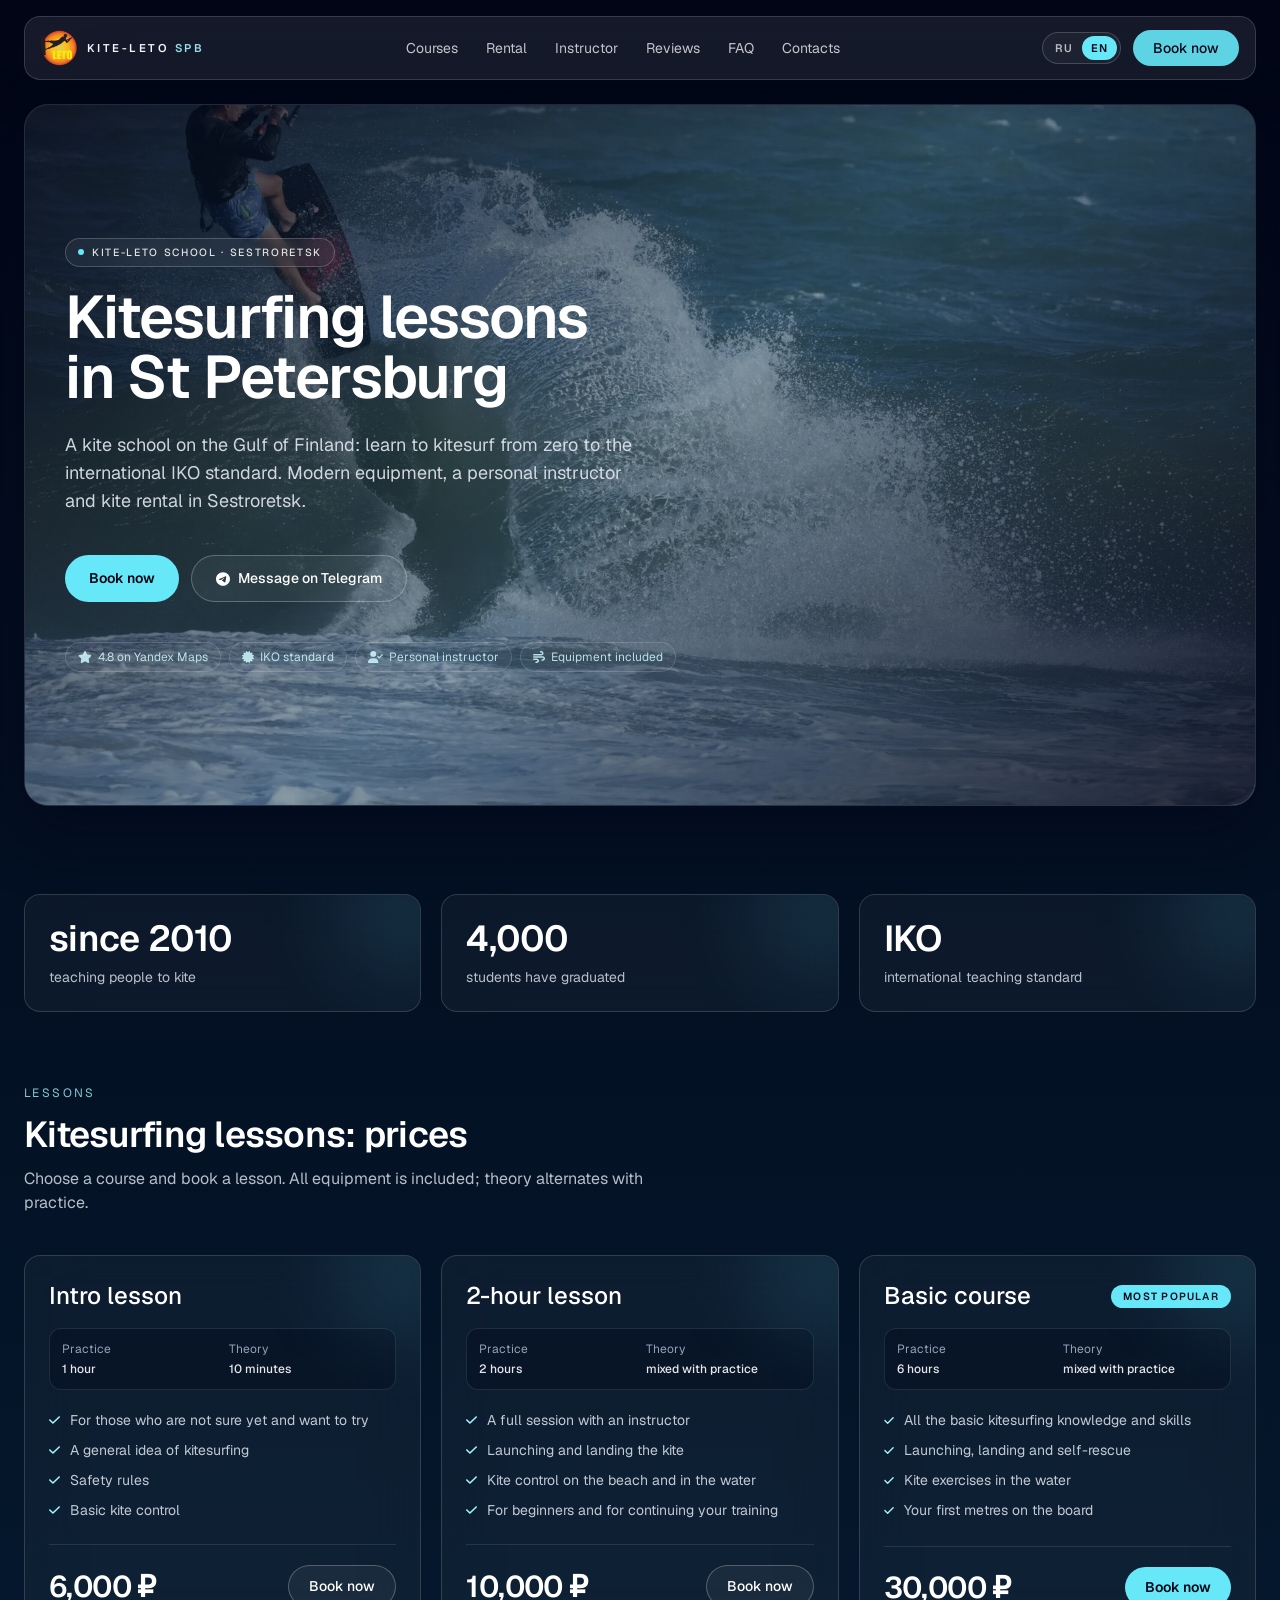
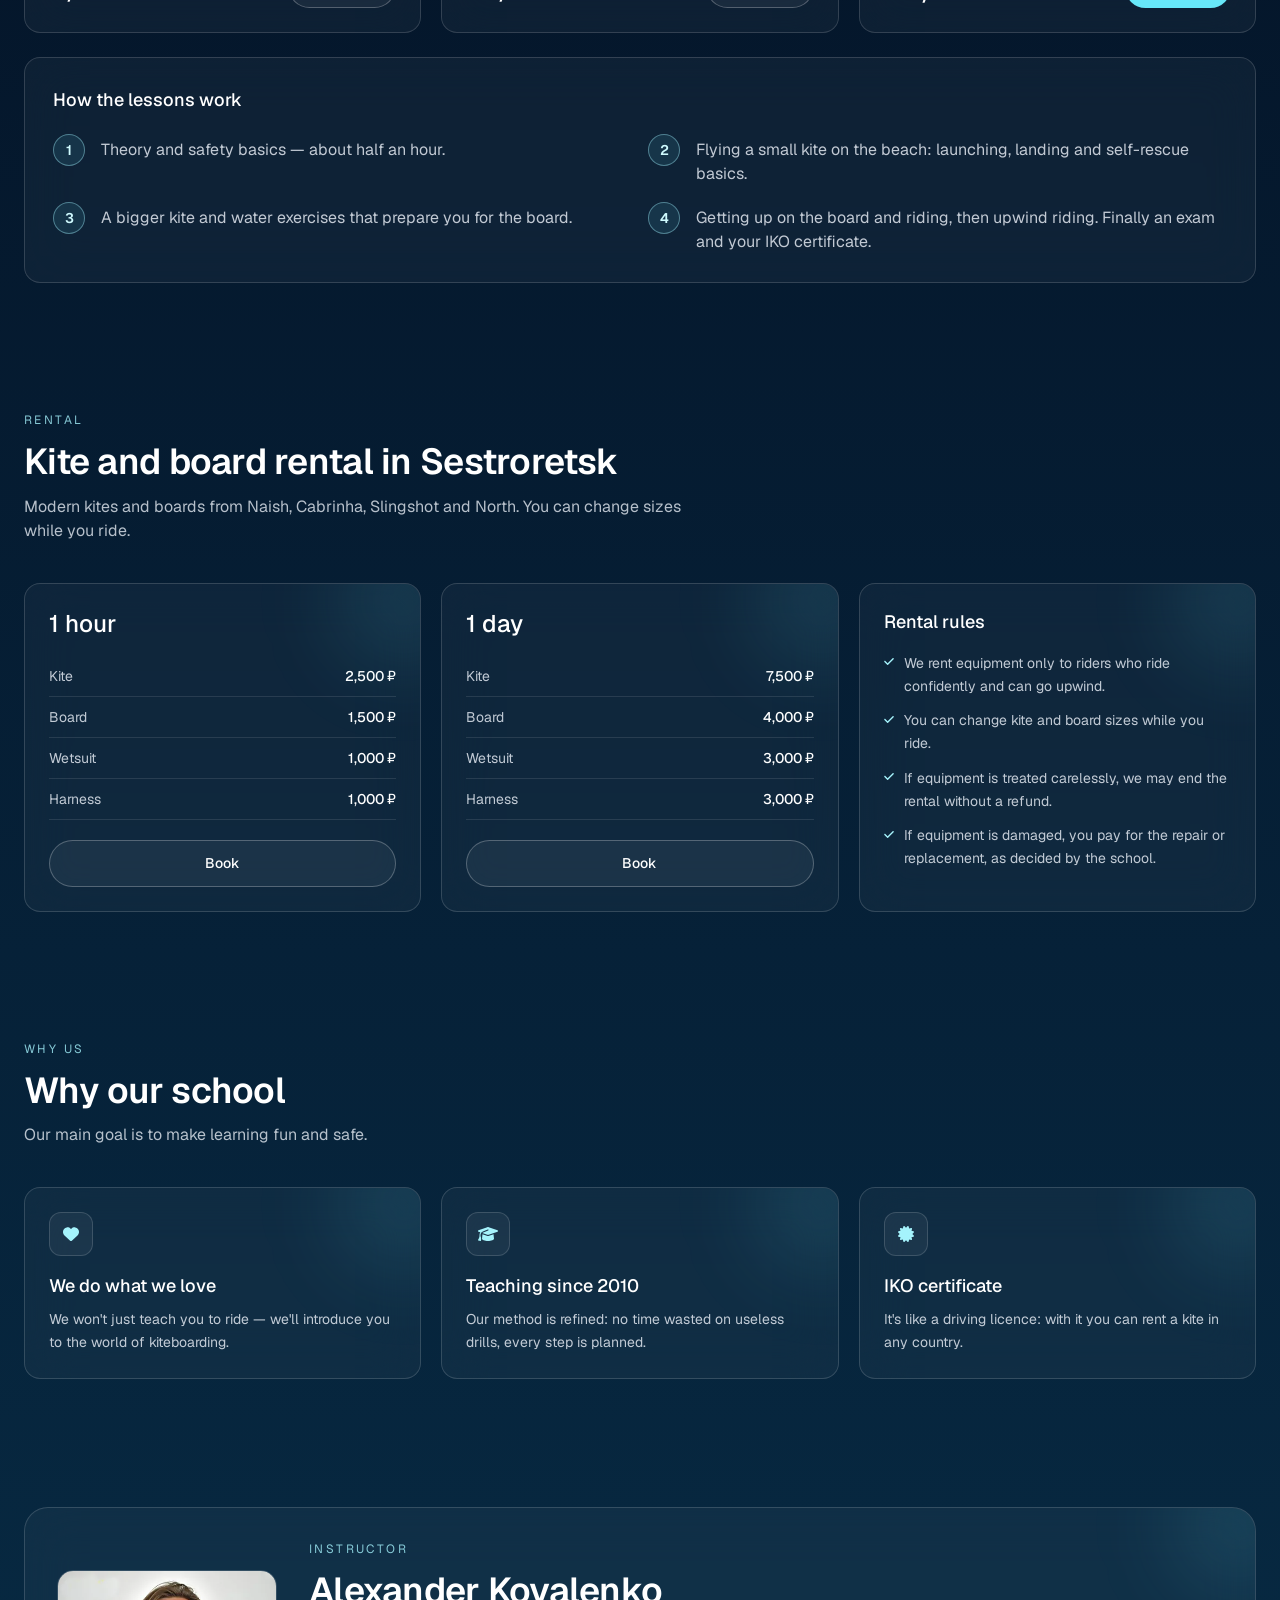
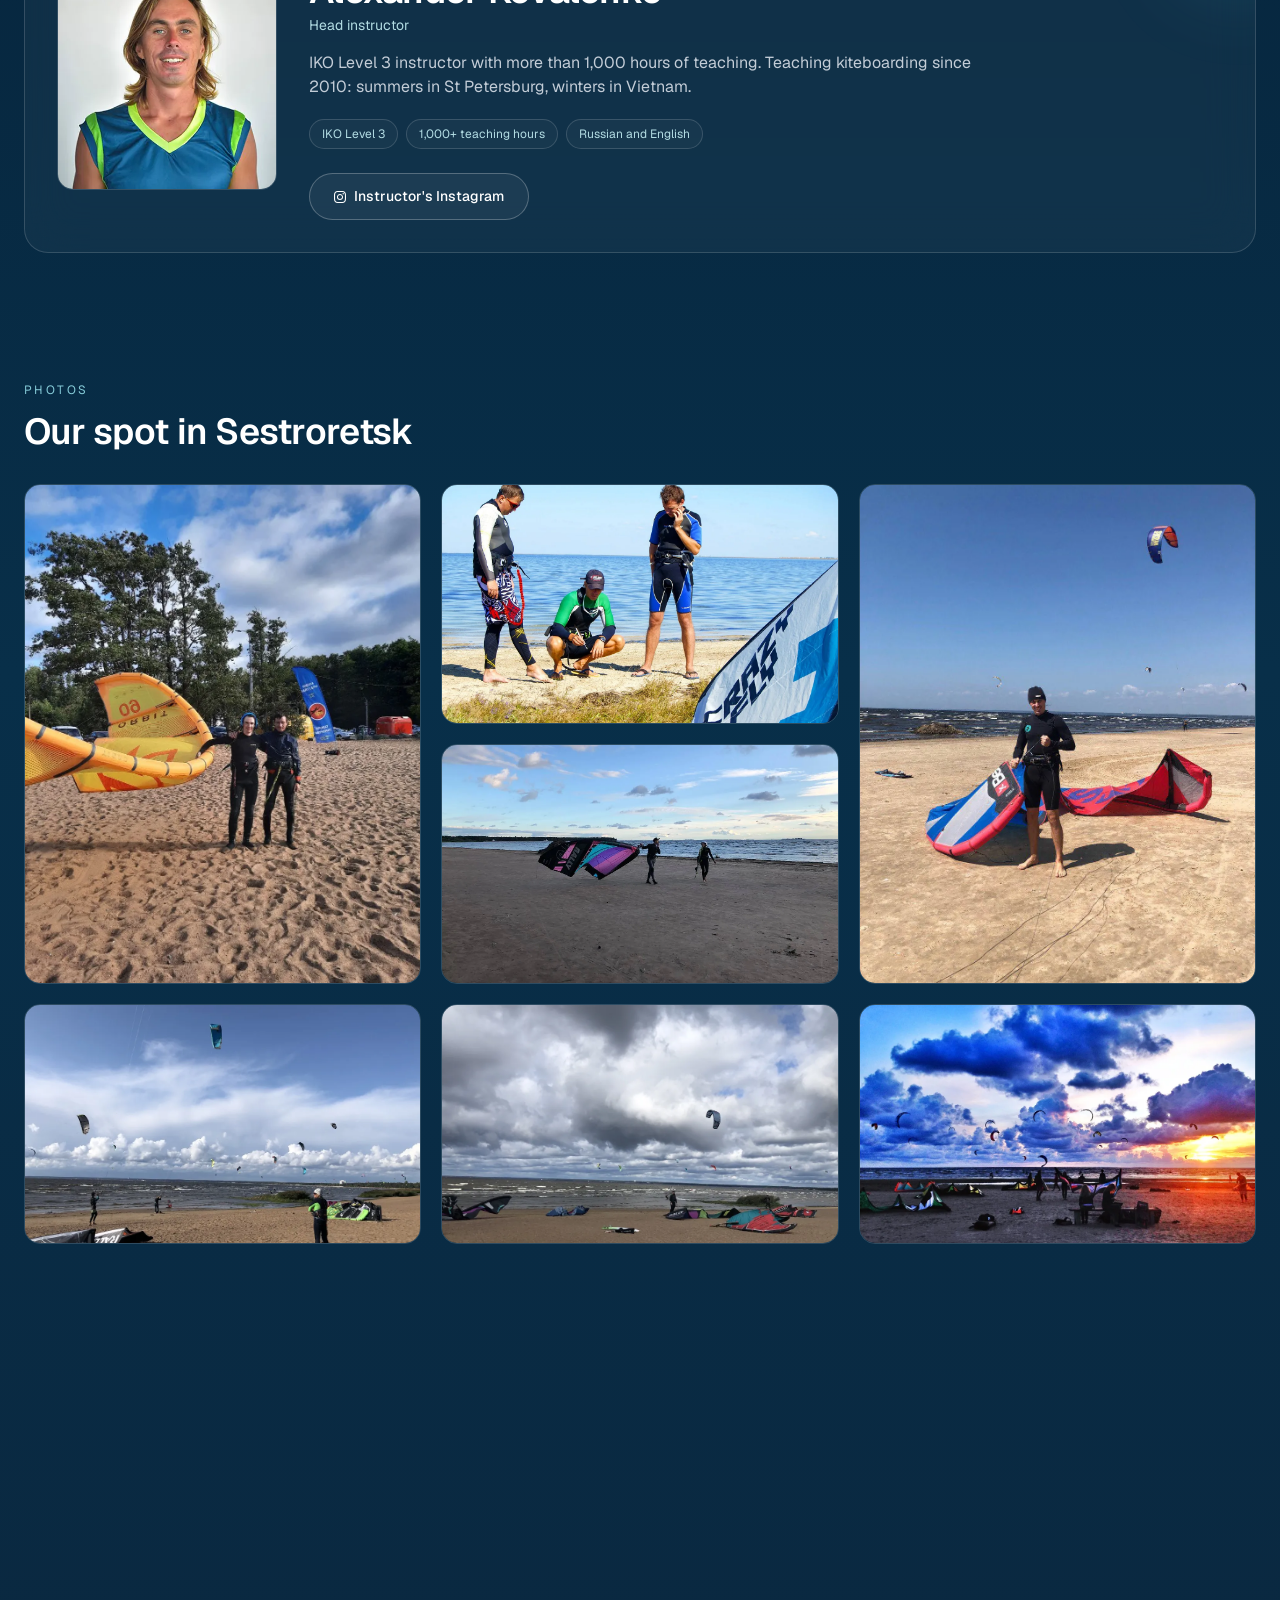
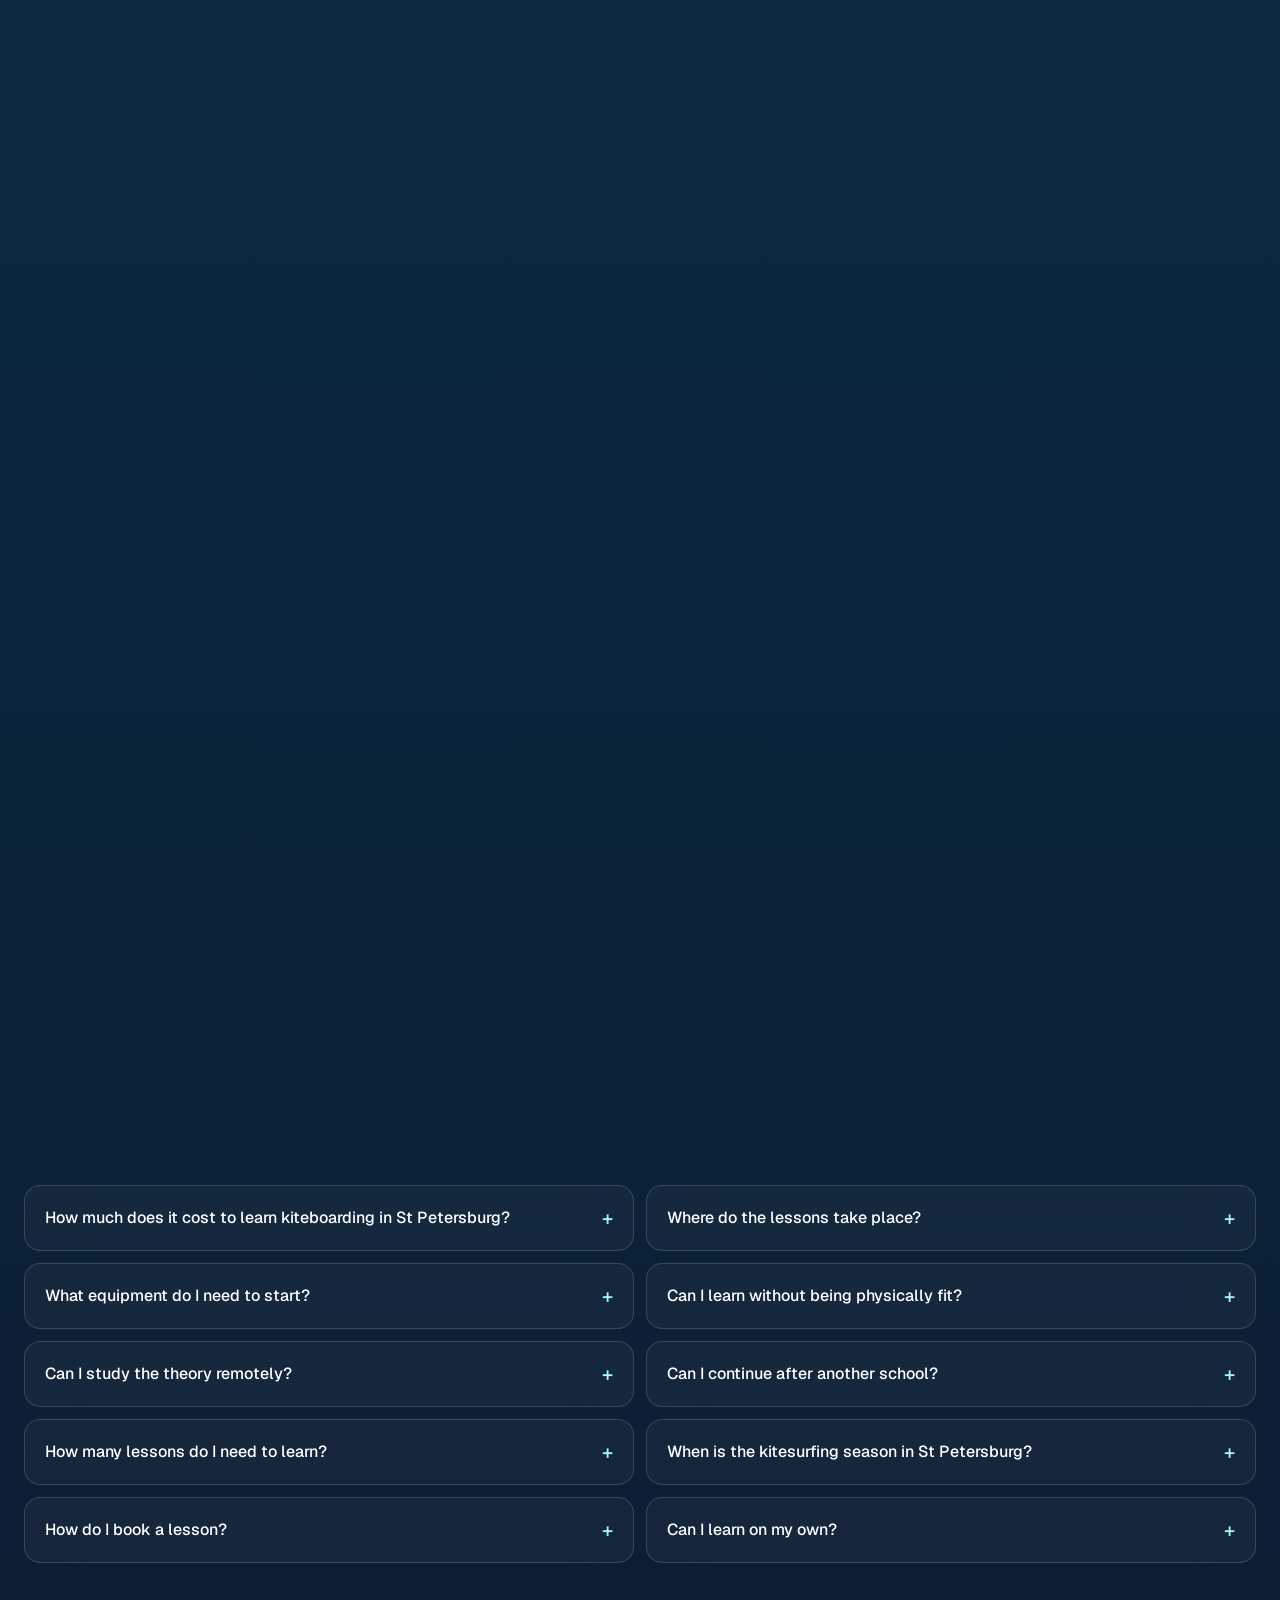
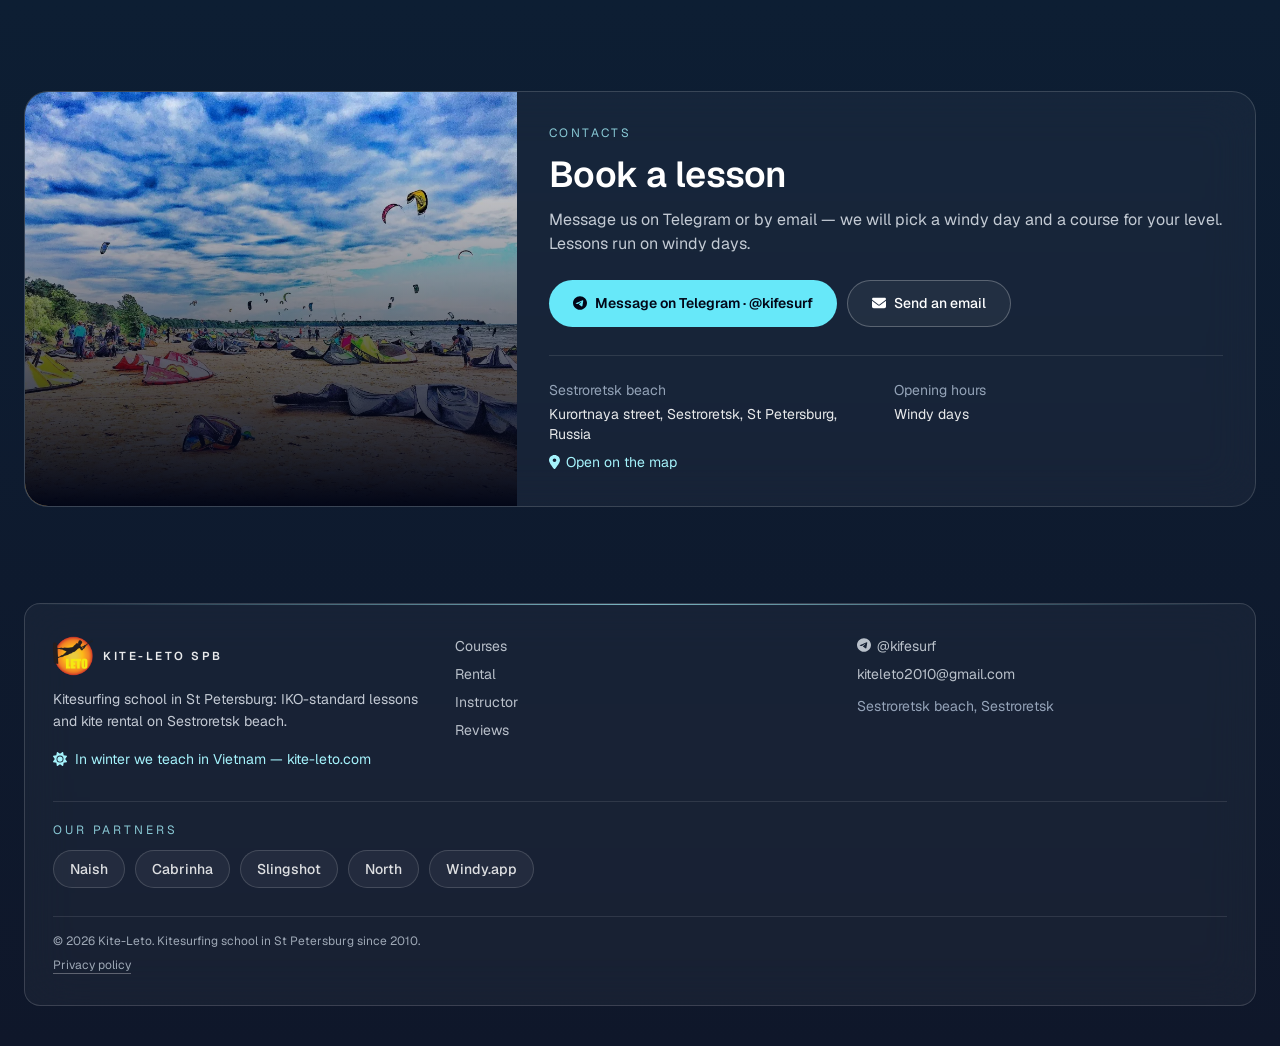
<file: index.html>
<!DOCTYPE html>
<html lang="ru" data-home-ru="index.html" data-home-en="en.html">
<head>
    <meta charset="UTF-8">
    <meta http-equiv="Content-Security-Policy" content="default-src 'self'; script-src 'self' 'unsafe-inline' https://web.webpushs.com https://*.webpushs.com https://*.sendpulse.com; style-src 'self' 'unsafe-inline'; img-src 'self' data: https:; font-src 'self'; media-src 'self'; connect-src 'self' https://*.sendpulse.com https://*.webpushs.com https://*.spulse.net https://fcm.googleapis.com; frame-src 'none'; object-src 'none'; base-uri 'self'; form-action 'self'">
    <meta name="referrer" content="strict-origin-when-cross-origin">
    <meta name="viewport" content="width=device-width, initial-scale=1.0">
    <title>Кайтсерфинг в СПб: обучение и прокат в Сестрорецке | Кайт-Лето</title>
    <meta name="description" content="Обучение кайтсерфингу в Санкт-Петербурге с инструктором IKO: уроки от 6 000 ₽ и прокат кайтов на Сестрорецком пляже. С 2010 года, 4 000 выпускников.">
    <link rel="canonical" href="https://spb.kite-leto.com/">
    <link rel="alternate" hreflang="ru" href="https://spb.kite-leto.com/">
    <link rel="alternate" hreflang="en" href="https://spb.kite-leto.com/en.html">
    <link rel="alternate" hreflang="x-default" href="https://spb.kite-leto.com/">
    <meta name="robots" content="index, follow, max-image-preview:large">
    <meta name="theme-color" content="#020617">
    <meta name="geo.region" content="RU-SPE">
    <meta name="geo.placename" content="Сестрорецк, Санкт-Петербург">
    <meta name="geo.position" content="60.102701;29.961386">
    <meta name="ICBM" content="60.102701, 29.961386">
    <meta property="og:type" content="website">
    <meta property="og:site_name" content="Кайт-Лето">
    <meta property="og:locale" content="ru_RU">
    <meta property="og:url" content="https://spb.kite-leto.com/">
    <meta property="og:title" content="Кайтсерфинг в СПб: обучение и прокат в Сестрорецке">
    <meta property="og:description" content="Обучение кайтсерфингу и прокат кайтов в Санкт-Петербурге. Сестрорецкий пляж, Финский залив, инструктор IKO.">
    <meta property="og:image" content="https://spb.kite-leto.com/images/spb-beach.jpg">
    <meta name="twitter:card" content="summary_large_image">
    <link rel="icon" type="image/png" href="images/favicon.png">
    <link rel="apple-touch-icon" href="images/apple-touch-icon.png">
    <script type="application/ld+json">
{
 "@context": "https://schema.org",
 "@type": "SportsActivityLocation",
 "@id": "https://spb.kite-leto.com/#school",
 "name": "Кайт-школа «Лето» в Санкт-Петербурге",
 "alternateName": [
  "Кайт-Лето СПб",
  "Kite-Leto St Petersburg"
 ],
 "url": "https://spb.kite-leto.com/",
 "logo": "https://spb.kite-leto.com/images/logo-leto.png",
 "image": "https://spb.kite-leto.com/images/spb-beach.jpg",
 "description": "Кайт-школа в Санкт-Петербурге: обучение кайтсерфингу по стандарту IKO и прокат кайтов на Сестрорецком пляже, Финский залив.",
 "foundingDate": "2010",
 "email": "kiteleto2010@gmail.com",
 "hasMap": "https://yandex.ru/maps/org/kayt_shkola_leto/35034190700/",
 "geo": {
  "@type": "GeoCoordinates",
  "latitude": 60.102701,
  "longitude": 29.961386
 },
 "address": {
  "@type": "PostalAddress",
  "streetAddress": "Курортная улица, Сестрорецкий пляж",
  "addressLocality": "Сестрорецк, Санкт-Петербург",
  "addressCountry": "RU"
 },
 "areaServed": {
  "@type": "City",
  "name": "Санкт-Петербург"
 },
 "employee": {
  "@type": "Person",
  "name": "Alexander Kovalenko",
  "alternateName": "Александр Коваленко",
  "jobTitle": "Head instructor, IKO Level 3",
  "sameAs": [
   "https://www.instagram.com/aleksandr_always_leto/"
  ]
 },
 "knowsLanguage": [
  "ru",
  "en"
 ],
 "priceRange": "1000–30000 RUB",
 "sameAs": [
  "https://t.me/kifesurf",
  "https://www.instagram.com/aleksandr_always_leto/",
  "https://yandex.ru/maps/org/kayt_shkola_leto/35034190700/",
  "https://kite-leto.com/"
 ],
 "makesOffer": [
  {
   "@type": "Offer",
   "name": "Ознакомительный урок",
   "price": "6000",
   "priceCurrency": "RUB"
  },
  {
   "@type": "Offer",
   "name": "Урок 2 часа",
   "price": "10000",
   "priceCurrency": "RUB"
  },
  {
   "@type": "Offer",
   "name": "Базовый курс",
   "price": "30000",
   "priceCurrency": "RUB"
  },
  {
   "@type": "Offer",
   "name": "Прокат: Кайт, 1 час",
   "price": "2500",
   "priceCurrency": "RUB"
  },
  {
   "@type": "Offer",
   "name": "Прокат: Доска, 1 час",
   "price": "1500",
   "priceCurrency": "RUB"
  },
  {
   "@type": "Offer",
   "name": "Прокат: Кайт, 1 день",
   "price": "7500",
   "priceCurrency": "RUB"
  },
  {
   "@type": "Offer",
   "name": "Прокат: Доска, 1 день",
   "price": "4000",
   "priceCurrency": "RUB"
  }
 ]
}
    </script>
    <script type="application/ld+json">
{"@context": "https://schema.org", "@type": "FAQPage", "mainEntity": [{"@type": "Question", "name": "Сколько стоит научиться кайтбордингу в Петербурге?", "acceptedAnswer": {"@type": "Answer", "text": "Ознакомительный урок (1 час) — 6 000 ₽, урок 2 часа — 10 000 ₽, базовый курс (6 часов) — 30 000 ₽. Оборудование входит в стоимость."}}, {"@type": "Question", "name": "Где проходят занятия?", "acceptedAnswer": {"@type": "Answer", "text": "На Сестрорецком пляже, Курортная улица, Сестрорецк — на берегу Финского залива. Занимаемся в ветреные дни."}}, {"@type": "Question", "name": "Что нужно из оборудования, чтобы начать?", "acceptedAnswer": {"@type": "Answer", "text": "Ничего. Всё необходимое оборудование предоставляет школа, и оно входит в стоимость обучения."}}, {"@type": "Question", "name": "Можно ли научиться без физической подготовки?", "acceptedAnswer": {"@type": "Answer", "text": "Да, конечно. Кайт держится за счёт веса тела и трапеции, а не силы рук. Дети и девушки легко проходят обучение и потом катаются сами."}}, {"@type": "Question", "name": "Можно ли изучать теорию дистанционно?", "acceptedAnswer": {"@type": "Answer", "text": "Да, можно почитать материалы или посмотреть видеоуроки заранее — это хорошо ускоряет обучение."}}, {"@type": "Question", "name": "Можно ли продолжить обучение после другой школы?", "acceptedAnswer": {"@type": "Answer", "text": "Да. Вы можете завершить обучение у нас на выгодных условиях, не проходя заново уже пройденные часы. Напишите нам в Telegram, и мы всё расскажем."}}, {"@type": "Question", "name": "Сколько занятий нужно, чтобы научиться кататься?", "acceptedAnswer": {"@type": "Answer", "text": "Обычно около 10 часов с инструктором, чтобы начать кататься самостоятельно. Базовый курс (6 часов) даёт все основы и первые метры на доске, дальше можно добрать уроки по 1–2 часа."}}, {"@type": "Question", "name": "Когда сезон кайтсерфинга в Петербурге?", "acceptedAnswer": {"@type": "Answer", "text": "На воде в Петербурге катаются с поздней весны до осени. Мы занимаемся в ветреные дни и заранее договариваемся о времени по прогнозу ветра."}}, {"@type": "Question", "name": "Как записаться на занятие?", "acceptedAnswer": {"@type": "Answer", "text": "Напишите нам в Telegram @kifesurf или на почту kiteleto2010@gmail.com: подберём день с подходящим ветром и курс под ваш уровень."}}, {"@type": "Question", "name": "Можно ли научиться самостоятельно?", "acceptedAnswer": {"@type": "Answer", "text": "Возможно, материалов в интернете хватает. Но если учесть потраченное время, риски для здоровья и окружающих и покупку оборудования, самостоятельное обучение теряет смысл."}}]}
    </script>
    <link rel="preload" href="images/YAR8843-lg.webp" as="image" fetchpriority="high">
    <link rel="preload" href="fonts/geist-cyrillic.woff2" as="font" type="font/woff2" crossorigin>
    <link rel="stylesheet" href="site.css">
    <style>
        html { scroll-behavior: smooth; scroll-padding-top: 16px; }
        @media (min-width: 1024px) { html { scroll-padding-top: 96px; } }
        body {
            font-family: 'Geist', 'Inter', Arial, sans-serif;
            background: #020617;
            color: #e2e8f0;
            -webkit-font-smoothing: antialiased;
        }
        ::selection { background: #67e8f9; color: #020617; }

        .page-bg { background: linear-gradient(180deg, #020617 0%, #082f49 52%, #0f172a 100%); }

        /* Glass card with soft cyan glow, like the reference */
        .glass {
            position: relative;
            overflow: hidden;
            border: 1px solid rgba(255,255,255,0.15);
            background: rgba(255,255,255,0.04);
            backdrop-filter: blur(24px);
            -webkit-backdrop-filter: blur(24px);
            transition: transform .3s ease, border-color .3s ease, background .3s ease;
        }
        .glass.hoverable:hover {
            transform: translateY(-4px);
            border-color: rgba(165,243,252,0.45);
            background: rgba(255,255,255,0.07);
        }
        .glass .glow {
            pointer-events: none;
            position: absolute;
            right: -56px; top: -56px;
            width: 144px; height: 144px;
            border-radius: 999px;
            background: rgba(103,232,249,0.10);
            filter: blur(40px);
            transition: background .3s ease;
        }
        .glass.hoverable:hover .glow { background: rgba(103,232,249,0.20); }
        .glass .zoom img { transition: transform .5s ease; }
        .glass.hoverable:hover .zoom img { transform: scale(1.05); }

        .eyebrow { font-size: 0.75rem; text-transform: uppercase; letter-spacing: 0.2em; color: rgba(165,243,252,0.8); }
        .h2 { margin-top: .75rem; font-size: clamp(1.875rem, 3.2vw, 2.25rem); font-weight: 600; letter-spacing: -0.02em; color: #fff; line-height: 1.15; }

        .btn-primary {
            border-radius: 999px; background: #67e8f9; color: #020617;
            font-weight: 600; font-size: .875rem; padding: .75rem 1.5rem;
            transition: transform .2s ease, background .2s ease; display: inline-flex; align-items: center; justify-content: center;
        }
        .btn-primary:hover { transform: translateY(-2px); background: #a5f3fc; }
        .btn-outline {
            border-radius: 999px; border: 1px solid rgba(255,255,255,0.25); background: rgba(255,255,255,0.05);
            color: #fff; font-weight: 500; font-size: .875rem; padding: .75rem 1.5rem;
            transition: transform .2s ease, background .2s ease; display: inline-flex; align-items: center; justify-content: center;
        }
        .btn-outline:hover { transform: translateY(-2px); background: rgba(255,255,255,0.10); }

        .chip { border-radius: 999px; border: 1px solid rgba(255,255,255,0.15); background: rgba(255,255,255,0.03); padding: .375rem .75rem; }

        .grain {
            pointer-events: none; position: absolute; inset: 0; opacity: .07; mix-blend-mode: soft-light;
            background-image: radial-gradient(rgba(255,255,255,0.35) 0.6px, transparent 0.6px);
            background-size: 3px 3px;
        }

        /* Reveal on scroll */
        .reveal { opacity: 0; transform: translateY(20px); transition: opacity .7s ease, transform .7s ease; }
        .reveal.in { opacity: 1; transform: none; }
        @keyframes rise { from { opacity: 0; transform: translateY(18px); } to { opacity: 1; transform: none; } }
        .rise { animation: rise .8s cubic-bezier(.2,.8,.2,1) both; }
        .rise-1 { animation-delay: .05s } .rise-2 { animation-delay: .15s } .rise-3 { animation-delay: .25s } .rise-4 { animation-delay: .35s } .rise-5 { animation-delay: .45s }

        /* Horizontal rails (gallery + reviews) */
        .rail { display: flex; gap: 14px; overflow-x: auto; scroll-snap-type: x mandatory; scroll-behavior: smooth; padding-bottom: 12px; scrollbar-width: thin; scrollbar-color: rgba(103,232,249,.35) transparent; }
        .rail::-webkit-scrollbar { height: 6px; }
        .rail::-webkit-scrollbar-thumb { background: rgba(103,232,249,.35); border-radius: 6px; }
        .rail > * { flex: 0 0 auto; scroll-snap-align: start; }
        .gallery-tile { width: min(78vw, 400px); height: clamp(230px, 40vw, 300px); cursor: zoom-in; }
        .review-card { width: min(84vw, 360px); }
        .rail-btn, .rail-btn-look {
            position: absolute; top: 50%; transform: translateY(-50%); z-index: 5;
            width: 44px; height: 44px; border-radius: 999px;
            display: flex; align-items: center; justify-content: center;
            background: rgba(2,6,23,.7); border: 1px solid rgba(255,255,255,.2); color: #fff;
            backdrop-filter: blur(10px); transition: opacity .3s ease, background .3s ease;
        }
        .rail-btn:hover, .rail-btn-look:hover { background: rgba(103,232,249,.25); }
        .rail-btn.is-hidden { opacity: 0; pointer-events: none; }

        /* Language switch */
        .lang-switch { display: inline-flex; border: 1px solid rgba(255,255,255,.18); border-radius: 999px; padding: 3px; background: rgba(255,255,255,.04); }
        .lang-switch button { font-size: 11px; font-weight: 600; letter-spacing: .08em; padding: 4px 9px; border-radius: 999px; color: rgba(255,255,255,.7); transition: background .2s, color .2s; }
        .lang-switch button.active { background: #67e8f9; color: #020617; }

        /* Mobile menu */
        #mobileMenu { transition: opacity .3s ease, transform .3s ease, visibility .3s; opacity: 0; visibility: hidden; transform: translateY(-8px); }
        #mobileMenu.open { opacity: 1; visibility: visible; transform: none; }

        /* Form */
        .field label { display: block; font-size: 12px; font-weight: 500; color: #cbd5e1; margin-bottom: 6px; letter-spacing: .02em; }
        .field input, .field select, .field textarea {
            width: 100%; background: rgba(2,6,23,.5); border: 1px solid rgba(255,255,255,.14); border-radius: 12px;
            padding: 11px 13px; color: #fff; font-size: 15px; transition: border-color .2s, box-shadow .2s;
        }
        .field select option { background: #0b1526; }
        .field input::placeholder, .field textarea::placeholder { color: #64748b; }
        .field input:focus, .field select:focus, .field textarea:focus { outline: none; border-color: rgba(165,243,252,.7); box-shadow: 0 0 0 3px rgba(103,232,249,.15); }
        input[type="date"] { color-scheme: dark; }

        /* Lightbox / film modal */
        .modal { position: fixed; inset: 0; z-index: 70; background: rgba(2,6,23,.94); display: flex; align-items: center; justify-content: center; padding: 20px; opacity: 0; visibility: hidden; transition: opacity .3s ease, visibility .3s; }
        .modal.open { opacity: 1; visibility: visible; }
        .modal img, .modal video { max-width: min(94vw, 1200px); max-height: 86vh; border-radius: 16px; border: 1px solid rgba(255,255,255,.15); }

        @media (prefers-reduced-motion: reduce) {
            .reveal, .rise { opacity: 1 !important; transform: none !important; animation: none !important; }
        }
    
        .lang-switch a { font-size: 11px; font-weight: 600; letter-spacing: .08em; padding: 4px 9px; border-radius: 999px; color: rgba(255,255,255,.7); transition: background .2s, color .2s; }
        .lang-switch a.active { background: #67e8f9; color: #020617; }
    </style>
    <script charset="UTF-8" src="//web.webpushs.com/js/push/4c365ae0a21ef8ee51f61e3a2aee0fe7_1.js" async></script>
    <script src="/push.js" defer></script>
</head>
<body>
<a href="#main" class="sr-only focus:not-sr-only focus:absolute focus:left-4 focus:top-4 focus:z-[80] focus:rounded-lg focus:bg-slate-950 focus:px-3 focus:py-2 focus:text-sm">Перейти к содержанию</a>

<div class="page-bg min-h-screen">

    <header class="relative top-0 z-50 mx-auto w-full max-w-7xl lg:sticky px-4 pt-2 sm:px-6 sm:pt-4">
        <div class="flex h-16 w-full items-center justify-between rounded-2xl border border-white/15 bg-white/[0.08] px-4 shadow-[0_12px_40px_rgba(2,8,23,0.38)] backdrop-blur-2xl">
            <a href="#home" class="flex items-center gap-2.5 text-[0.7rem] font-semibold uppercase tracking-[0.22em] text-white/95 transition hover:text-cyan-100">
                <img src="images/logo-leto.png" alt="Кайт-Лето" class="h-9 w-9 object-contain">
                <span>Кайт-Лето <span class="text-cyan-200/90">СПб</span></span>
            </a>
            <nav class="hidden items-center gap-7 lg:flex" aria-label="Основное меню">
                <a href="#lessons" class="text-sm text-white/75 transition hover:text-white">Обучение</a>
                <a href="#rent" class="text-sm text-white/75 transition hover:text-white">Прокат</a>
                <a href="#instructor" class="text-sm text-white/75 transition hover:text-white">Инструктор</a>
                <a href="#reviews" class="text-sm text-white/75 transition hover:text-white">Отзывы</a>
                <a href="#faq" class="text-sm text-white/75 transition hover:text-white">Вопросы</a>
                <a href="#contacts" class="text-sm text-white/75 transition hover:text-white">Контакты</a>
            </nav>
            <div class="flex items-center gap-3">
                <div class="lang-switch" role="group" aria-label="Язык"><a href="index.html" data-lang="ru" hreflang="ru" class="active" aria-current="true">RU</a><a href="en.html" data-lang="en" hreflang="en">EN</a></div>
                <a href="#contacts" class="hidden rounded-full bg-cyan-300/90 px-5 py-2 text-sm font-medium text-slate-950 transition hover:bg-cyan-200 sm:inline-flex">Записаться</a>
                <button type="button" id="menuToggle" aria-label="Открыть меню" aria-expanded="false" class="rounded-xl border border-white/20 bg-white/10 p-2.5 text-white transition hover:bg-white/15 lg:hidden">
                    <span class="block h-0.5 w-5 bg-current"></span><span class="mt-1 block h-0.5 w-5 bg-current"></span>
                </button>
            </div>
        </div>
        <div id="mobileMenu" class="absolute inset-x-4 top-full mt-2 rounded-2xl sm:inset-x-6 border border-white/15 bg-slate-950/90 p-3 backdrop-blur-2xl lg:hidden">
            <a href="#lessons" class="block rounded-xl px-4 py-3 text-white/85 hover:bg-white/5">Обучение</a>
            <a href="#rent" class="block rounded-xl px-4 py-3 text-white/85 hover:bg-white/5">Прокат</a>
            <a href="#instructor" class="block rounded-xl px-4 py-3 text-white/85 hover:bg-white/5">Инструктор</a>
            <a href="#reviews" class="block rounded-xl px-4 py-3 text-white/85 hover:bg-white/5">Отзывы</a>
            <a href="#faq" class="block rounded-xl px-4 py-3 text-white/85 hover:bg-white/5">Вопросы</a>
            <a href="#contacts" class="block rounded-xl px-4 py-3 text-white/85 hover:bg-white/5">Контакты</a>
            <a href="#contacts" class="btn-primary mt-2 w-full">Записаться</a>
        </div>
    </header>

    <main id="main" class="relative">

        <section id="home" class="relative mx-auto mt-2 w-full max-w-7xl px-4 pb-6 sm:mt-6 sm:px-6 sm:pb-14 lg:pb-20">
            <div class="relative flex min-h-[60vh] items-center overflow-hidden rounded-3xl border border-white/15 px-5 py-10 shadow-[0_24px_60px_rgba(2,8,23,0.5)] sm:min-h-[78vh] sm:px-10 sm:py-24">
                <video aria-label="Обучение кайтсерфингу на Финском заливе" class="absolute inset-0 h-full w-full object-cover" autoplay muted loop playsinline preload="metadata" poster="images/YAR8843-lg.webp">
                    <source src="videos/hero-bg.mp4" type="video/mp4">
                </video>
                <div class="pointer-events-none absolute inset-0 bg-[linear-gradient(135deg,rgba(2,6,23,0.80),rgba(8,47,73,0.45)_50%,rgba(2,6,23,0.84))]"></div>
                <div class="grain" aria-hidden="true"></div>
                <div class="relative">
                    <div class="rise rise-1 inline-flex items-center gap-2 rounded-full border border-white/20 bg-white/5 px-3 py-1.5 text-[0.65rem] font-medium uppercase tracking-[0.16em] text-white/85 backdrop-blur">
                        <span class="h-1.5 w-1.5 rounded-full bg-cyan-300"></span><span>Кайт-школа «Лето» · Сестрорецк</span>
                    </div>
                    <h1 class="rise rise-3 mt-5 max-w-3xl text-[1.9rem] min-[400px]:text-[2.15rem] font-semibold leading-[1.08] tracking-[-0.02em] text-white sm:text-6xl">
                        <span class="block">Обучение кайтсерфингу</span><span class="block whitespace-nowrap">в Санкт-Петербурге</span>
                    </h1>
                    <p class="rise rise-4 mt-6 max-w-xl text-base leading-relaxed text-slate-200/90 sm:text-lg">Кайт-школа на Финском заливе: научим кататься на кайте с нуля по международному стандарту IKO. Современное оборудование, личный инструктор и прокат кайтов в Сестрорецке.</p>
                    <div class="rise rise-5 mt-9 flex flex-col gap-3 sm:mt-10 sm:flex-row">
                        <a href="#contacts" class="btn-primary">Записаться</a>
                        <a href="https://t.me/kifesurf" target="_blank" rel="noopener" class="btn-outline"><i class="fab fa-telegram mr-2"></i>Написать в Telegram</a>
                    </div>
                    <div class="rise rise-5 mt-10 flex flex-wrap gap-2 text-xs text-cyan-100/85"><span class="chip"><i class="fas fa-star mr-1.5"></i>4.8 на Яндекс Картах</span><span class="chip"><i class="fas fa-certificate mr-1.5"></i>Стандарт IKO</span><span class="chip"><i class="fas fa-user-check mr-1.5"></i>Личный инструктор</span><span class="chip"><i class="fas fa-wind mr-1.5"></i>Оборудование включено</span></div>
                </div>
            </div>
        </section>

        <section class="mx-auto w-full max-w-7xl px-4 py-2 sm:px-6">
            <div class="grid grid-cols-3 gap-2.5 sm:gap-5">
                <div class="reveal glass rounded-2xl p-3.5 sm:p-6"><div class="glow"></div>
                    <p class="whitespace-nowrap text-lg font-semibold tracking-[-0.02em] text-white sm:text-4xl">с 2010</p>
                    <p class="mt-1 text-xs leading-snug text-slate-200/80 sm:mt-2 sm:text-sm">года учим кататься на кайте</p></div>
                <div class="reveal glass rounded-2xl p-3.5 sm:p-6"><div class="glow"></div>
                    <p class="whitespace-nowrap text-lg font-semibold tracking-[-0.02em] text-white sm:text-4xl">4 000</p>
                    <p class="mt-1 text-xs leading-snug text-slate-200/80 sm:mt-2 sm:text-sm">выпускников прошли обучение</p></div>
                <div class="reveal glass rounded-2xl p-3.5 sm:p-6"><div class="glow"></div>
                    <p class="whitespace-nowrap text-lg font-semibold tracking-[-0.02em] text-white sm:text-4xl">IKO</p>
                    <p class="mt-1 text-xs leading-snug text-slate-200/80 sm:mt-2 sm:text-sm">международный стандарт обучения</p></div>
            </div>
        </section>

        <section id="lessons" class="mx-auto w-full max-w-7xl px-4 py-6 sm:px-6 sm:py-16">
            <div class="reveal max-w-2xl">
                <p class="eyebrow">Обучение</p>
                <h2 class="h2">Обучение кайтсерфингу: цены</h2>
                <p class="mt-3 text-sm leading-relaxed text-slate-200/80 sm:text-base">Выберите курс и запишитесь на занятие. Всё оборудование входит в стоимость, теория чередуется с практикой.</p>
            </div>
            <div class="mt-8 grid gap-4 sm:gap-5 lg:mt-10 lg:grid-cols-3">
                <article class="reveal glass hoverable flex flex-col rounded-2xl p-5 sm:p-6" style="transition-delay:0.00s">
                    <div class="glow"></div>
                    <h3 class="text-2xl font-medium text-white">Ознакомительный урок</h3>
                    <div class="mt-4 grid grid-cols-2 gap-3 rounded-xl border border-white/10 bg-slate-950/35 p-3 text-xs text-slate-200/85">
                        <p><span class="block text-slate-400">Практика</span><span class="mt-1 block font-medium text-white/90">1 час</span></p>
                        <p><span class="block text-slate-400">Теория</span><span class="mt-1 block font-medium text-white/90">10 минут</span></p>
                    </div>
                    <ul class="mt-5 flex-1 space-y-2.5 text-sm text-slate-200/85">
                        <li class="flex items-start gap-2.5"><i class="fas fa-check mt-1 text-xs text-cyan-200"></i><span>Для тех, кто пока сомневается и хочет попробовать</span></li>
                        <li class="flex items-start gap-2.5"><i class="fas fa-check mt-1 text-xs text-cyan-200"></i><span>Общее понимание кайтсерфинга</span></li>
                        <li class="flex items-start gap-2.5"><i class="fas fa-check mt-1 text-xs text-cyan-200"></i><span>Техника безопасности</span></li>
                        <li class="flex items-start gap-2.5"><i class="fas fa-check mt-1 text-xs text-cyan-200"></i><span>Базовое управление кайтом</span></li>
                    </ul>
                    <div class="mt-6 flex items-center justify-between border-t border-white/10 pt-5">
                        <span class="whitespace-nowrap text-3xl font-semibold tracking-[-0.02em] text-white">6 000 ₽</span>
                        <a href="#contacts" class="btn-outline !px-5 !py-2.5">Записаться</a>
                    </div>
                </article>
                <article class="reveal glass hoverable flex flex-col rounded-2xl p-5 sm:p-6" style="transition-delay:0.08s">
                    <div class="glow"></div>
                    <h3 class="text-2xl font-medium text-white">Урок 2 часа</h3>
                    <div class="mt-4 grid grid-cols-2 gap-3 rounded-xl border border-white/10 bg-slate-950/35 p-3 text-xs text-slate-200/85">
                        <p><span class="block text-slate-400">Практика</span><span class="mt-1 block font-medium text-white/90">2 часа</span></p>
                        <p><span class="block text-slate-400">Теория</span><span class="mt-1 block font-medium text-white/90">вместе с практикой</span></p>
                    </div>
                    <ul class="mt-5 flex-1 space-y-2.5 text-sm text-slate-200/85">
                        <li class="flex items-start gap-2.5"><i class="fas fa-check mt-1 text-xs text-cyan-200"></i><span>Полноценное занятие с инструктором</span></li>
                        <li class="flex items-start gap-2.5"><i class="fas fa-check mt-1 text-xs text-cyan-200"></i><span>Запуск и посадка кайта</span></li>
                        <li class="flex items-start gap-2.5"><i class="fas fa-check mt-1 text-xs text-cyan-200"></i><span>Управление кайтом на берегу и в воде</span></li>
                        <li class="flex items-start gap-2.5"><i class="fas fa-check mt-1 text-xs text-cyan-200"></i><span>Подходит и новичкам, и для продолжения обучения</span></li>
                    </ul>
                    <div class="mt-6 flex items-center justify-between border-t border-white/10 pt-5">
                        <span class="whitespace-nowrap text-3xl font-semibold tracking-[-0.02em] text-white">10 000 ₽</span>
                        <a href="#contacts" class="btn-outline !px-5 !py-2.5">Записаться</a>
                    </div>
                </article>
                <article class="reveal glass hoverable flex flex-col rounded-2xl p-5 sm:p-6 border-cyan-200/50 bg-white/[0.07]" style="transition-delay:0.16s">
                    <div class="glow"></div>
                    <div class="flex items-center justify-between gap-3"><h3 class="text-2xl font-medium text-white">Базовый курс</h3><span class="rounded-full bg-cyan-300 px-3 py-1 text-[0.65rem] font-semibold uppercase tracking-[0.12em] text-slate-950">Популярный</span></div>
                    <div class="mt-4 grid grid-cols-2 gap-3 rounded-xl border border-white/10 bg-slate-950/35 p-3 text-xs text-slate-200/85">
                        <p><span class="block text-slate-400">Практика</span><span class="mt-1 block font-medium text-white/90">6 часов</span></p>
                        <p><span class="block text-slate-400">Теория</span><span class="mt-1 block font-medium text-white/90">вместе с практикой</span></p>
                    </div>
                    <ul class="mt-5 flex-1 space-y-2.5 text-sm text-slate-200/85">
                        <li class="flex items-start gap-2.5"><i class="fas fa-check mt-1 text-xs text-cyan-200"></i><span>Все базовые знания и навыки кайтсерфинга</span></li>
                        <li class="flex items-start gap-2.5"><i class="fas fa-check mt-1 text-xs text-cyan-200"></i><span>Запуск, посадка и самоспасение</span></li>
                        <li class="flex items-start gap-2.5"><i class="fas fa-check mt-1 text-xs text-cyan-200"></i><span>Упражнения с кайтом в воде</span></li>
                        <li class="flex items-start gap-2.5"><i class="fas fa-check mt-1 text-xs text-cyan-200"></i><span>Первые метры на доске</span></li>
                    </ul>
                    <div class="mt-6 flex items-center justify-between border-t border-white/10 pt-5">
                        <span class="whitespace-nowrap text-3xl font-semibold tracking-[-0.02em] text-white">30 000 ₽</span>
                        <a href="#contacts" class="btn-primary !px-5 !py-2.5">Записаться</a>
                    </div>
                </article>
            </div>
            <div class="reveal mt-5 rounded-2xl border border-white/15 bg-white/[0.04] p-5 backdrop-blur-xl sm:mt-6 sm:p-7">
                <h3 class="text-lg font-medium text-white">Как проходит обучение</h3>
                <ol class="mt-5 grid gap-4 md:grid-cols-2">
                    <li class="flex gap-4"><span class="flex h-8 w-8 flex-none items-center justify-center rounded-full border border-cyan-200/40 bg-cyan-300/10 text-sm font-semibold text-cyan-100">1</span><span class="pt-1 text-sm leading-relaxed text-slate-200/85 sm:text-base">Теория и основы безопасности — около получаса.</span></li>
                    <li class="flex gap-4"><span class="flex h-8 w-8 flex-none items-center justify-center rounded-full border border-cyan-200/40 bg-cyan-300/10 text-sm font-semibold text-cyan-100">2</span><span class="pt-1 text-sm leading-relaxed text-slate-200/85 sm:text-base">Управление маленьким кайтом на берегу: запуск, посадка, основы самоспасения.</span></li>
                    <li class="flex gap-4"><span class="flex h-8 w-8 flex-none items-center justify-center rounded-full border border-cyan-200/40 bg-cyan-300/10 text-sm font-semibold text-cyan-100">3</span><span class="pt-1 text-sm leading-relaxed text-slate-200/85 sm:text-base">Кайт побольше и упражнения в воде, которые готовят к доске.</span></li>
                    <li class="flex gap-4"><span class="flex h-8 w-8 flex-none items-center justify-center rounded-full border border-cyan-200/40 bg-cyan-300/10 text-sm font-semibold text-cyan-100">4</span><span class="pt-1 text-sm leading-relaxed text-slate-200/85 sm:text-base">Постановка на доску и езда, затем лавировка — езда против ветра. В конце экзамен и сертификат IKO.</span></li>
                </ol>
            </div>
        </section>

        <section id="rent" class="mx-auto w-full max-w-7xl px-4 py-6 sm:px-6 sm:py-16">
            <div class="reveal max-w-2xl">
                <p class="eyebrow">Прокат</p>
                <h2 class="h2">Прокат кайтов и досок в Сестрорецке</h2>
                <p class="mt-3 text-sm leading-relaxed text-slate-200/80 sm:text-base">Современные кайты и доски Naish, Cabrinha, Slingshot и North. Размеры можно менять в процессе катания.</p>
            </div>
            <div class="mt-8 grid gap-4 sm:gap-5 lg:mt-10 lg:grid-cols-3">
                <article class="reveal glass flex flex-col rounded-2xl p-5 sm:p-6"><div class="glow"></div>
                    <h3 class="text-2xl font-medium text-white">1 час</h3>
                    <ul class="mt-4 flex-1 text-sm text-slate-200/85"><li class="flex justify-between gap-4 border-b border-white/10 py-2.5"><span>Кайт</span><span class="whitespace-nowrap font-medium text-white">2 500 ₽</span></li><li class="flex justify-between gap-4 border-b border-white/10 py-2.5"><span>Доска</span><span class="whitespace-nowrap font-medium text-white">1 500 ₽</span></li><li class="flex justify-between gap-4 border-b border-white/10 py-2.5"><span>Гидрокостюм</span><span class="whitespace-nowrap font-medium text-white">1 000 ₽</span></li><li class="flex justify-between gap-4 border-b border-white/10 py-2.5"><span>Трапеция</span><span class="whitespace-nowrap font-medium text-white">1 000 ₽</span></li></ul>
                    <a href="#contacts" class="btn-outline mt-5">Забронировать</a>
                </article>
                <article class="reveal glass flex flex-col rounded-2xl p-5 sm:p-6"><div class="glow"></div>
                    <h3 class="text-2xl font-medium text-white">1 день</h3>
                    <ul class="mt-4 flex-1 text-sm text-slate-200/85"><li class="flex justify-between gap-4 border-b border-white/10 py-2.5"><span>Кайт</span><span class="whitespace-nowrap font-medium text-white">7 500 ₽</span></li><li class="flex justify-between gap-4 border-b border-white/10 py-2.5"><span>Доска</span><span class="whitespace-nowrap font-medium text-white">4 000 ₽</span></li><li class="flex justify-between gap-4 border-b border-white/10 py-2.5"><span>Гидрокостюм</span><span class="whitespace-nowrap font-medium text-white">3 000 ₽</span></li><li class="flex justify-between gap-4 border-b border-white/10 py-2.5"><span>Трапеция</span><span class="whitespace-nowrap font-medium text-white">3 000 ₽</span></li></ul>
                    <a href="#contacts" class="btn-outline mt-5">Забронировать</a>
                </article>
                <article class="reveal glass rounded-2xl p-5 sm:p-6"><div class="glow"></div>
                    <h3 class="text-lg font-medium text-white">Правила проката</h3>
                    <ul class="mt-4 space-y-3 text-sm leading-relaxed text-slate-200/85">
                        <li class="flex items-start gap-2.5"><i class="fas fa-check mt-1 text-xs text-cyan-200"></i><span>Оборудование выдаём только тем, кто уверенно катается и умеет лавировать.</span></li>
                        <li class="flex items-start gap-2.5"><i class="fas fa-check mt-1 text-xs text-cyan-200"></i><span>Размеры кайтов и досок можно менять в процессе катания.</span></li>
                        <li class="flex items-start gap-2.5"><i class="fas fa-check mt-1 text-xs text-cyan-200"></i><span>При небрежном обращении с оборудованием мы можем прекратить аренду без возврата денег.</span></li>
                        <li class="flex items-start gap-2.5"><i class="fas fa-check mt-1 text-xs text-cyan-200"></i><span>Если оборудование повреждено, вы оплачиваете ремонт или замену — на усмотрение администратора школы.</span></li>
                    </ul>
                </article>
            </div>
        </section>

        <section id="why" class="mx-auto w-full max-w-7xl px-4 py-6 sm:px-6 sm:py-16">
            <div class="reveal max-w-2xl">
                <p class="eyebrow">Почему мы</p>
                <h2 class="h2">Почему наша школа</h2>
                <p class="mt-3 text-sm leading-relaxed text-slate-200/80 sm:text-base">Наша главная цель — сделать обучение интересным и безопасным.</p>
            </div>
            <div class="mt-8 grid gap-4 sm:gap-5 lg:mt-10 lg:grid-cols-3">
                <article class="reveal glass rounded-2xl p-5 sm:p-6"><div class="glow"></div>
                    <span class="flex h-11 w-11 items-center justify-center rounded-xl border border-white/15 bg-white/5 text-cyan-200"><i class="fas fa-heart"></i></span>
                    <h3 class="mt-4 text-lg font-medium text-white">Делаем то, что любим</h3>
                    <p class="mt-2 text-sm leading-relaxed text-slate-200/85">Мы не просто научим вас кататься, а познакомим с миром кайтбординга.</p>
                </article>
                <article class="reveal glass rounded-2xl p-5 sm:p-6"><div class="glow"></div>
                    <span class="flex h-11 w-11 items-center justify-center rounded-xl border border-white/15 bg-white/5 text-cyan-200"><i class="fas fa-graduation-cap"></i></span>
                    <h3 class="mt-4 text-lg font-medium text-white">Учим с 2010 года</h3>
                    <p class="mt-2 text-sm leading-relaxed text-slate-200/85">Методика отточена: вы не тратите время на бесполезные упражнения, каждый шаг продуман.</p>
                </article>
                <article class="reveal glass rounded-2xl p-5 sm:p-6"><div class="glow"></div>
                    <span class="flex h-11 w-11 items-center justify-center rounded-xl border border-white/15 bg-white/5 text-cyan-200"><i class="fas fa-certificate"></i></span>
                    <h3 class="mt-4 text-lg font-medium text-white">Сертификат IKO</h3>
                    <p class="mt-2 text-sm leading-relaxed text-slate-200/85">Он как права на автомобиль: с ним вам дадут кайт в прокат в любой стране.</p>
                </article>
            </div>
        </section>

        <section id="instructor" class="mx-auto w-full max-w-7xl px-4 py-6 sm:px-6 sm:py-16">
            <div class="reveal glass grid items-center gap-6 rounded-3xl p-5 sm:grid-cols-[220px_1fr] sm:gap-8 sm:p-8"><div class="glow"></div>
                <img src="images/spb-kovalenko.webp" alt="Александр Коваленко, главный инструктор" loading="lazy" class="aspect-square w-40 rounded-2xl border border-white/15 object-cover sm:w-full">
                <div>
                    <p class="eyebrow">Инструктор</p>
                    <h2 class="h2">Александр Коваленко</h2>
                    <p class="mt-1 text-sm text-cyan-100/85">Главный инструктор школы</p>
                    <p class="mt-4 max-w-2xl text-sm leading-relaxed text-slate-200/85 sm:text-base">Инструктор IKO Level 3, более 1 000 часов обучения. Учит кайтбордингу с 2010 года: летом в Петербурге, зимой во Вьетнаме.</p>
                    <div class="mt-5 flex flex-wrap gap-2 text-xs text-cyan-100/85"><span class="chip">IKO Level 3</span><span class="chip">1 000+ часов обучения</span><span class="chip">Русский и английский</span></div>
                    <a href="https://www.instagram.com/aleksandr_always_leto/" target="_blank" rel="noopener" class="btn-outline mt-6"><i class="fab fa-instagram mr-2"></i>Instagram инструктора</a>
                </div>
            </div>
        </section>

        <section id="gallery" class="mx-auto w-full max-w-7xl px-4 py-6 sm:px-6 sm:py-16">
            <div class="reveal max-w-2xl">
                <p class="eyebrow">Фото</p>
                <h2 class="h2">Наш спот в Сестрорецке</h2>
            </div>
            <div class="mt-8 grid auto-rows-[220px] grid-flow-dense gap-4 sm:grid-cols-2 sm:gap-5 lg:grid-cols-3 lg:auto-rows-[240px]">
                <figure class="reveal zoom overflow-hidden rounded-2xl border border-white/15 row-span-2">
                    <img src="images/spb-instructor.webp" alt="Инструктор и ученица с кайтом на Сестрорецком пляже" loading="lazy" class="h-full w-full object-cover">
                </figure>
                <figure class="reveal zoom overflow-hidden rounded-2xl border border-white/15">
                    <img src="images/spb-lesson.webp" alt="Ознакомительный урок кайтсерфинга на берегу Финского залива" loading="lazy" class="h-full w-full object-cover">
                </figure>
                <figure class="reveal zoom overflow-hidden rounded-2xl border border-white/15 row-span-2">
                    <img src="images/spb-student.webp" alt="Ученик с кайтом на пляже в Сестрорецке" loading="lazy" class="h-full w-full object-cover">
                </figure>
                <figure class="reveal zoom overflow-hidden rounded-2xl border border-white/15">
                    <img src="images/spb-launch.webp" alt="Запуск кайта на Сестрорецком пляже" loading="lazy" class="h-full w-full object-cover">
                </figure>
                <figure class="reveal zoom overflow-hidden rounded-2xl border border-white/15">
                    <img src="images/spb-riders.webp" alt="Кайтеры на Финском заливе в ветреный день" loading="lazy" class="h-full w-full object-cover">
                </figure>
                <figure class="reveal zoom overflow-hidden rounded-2xl border border-white/15">
                    <img src="images/spb-spot.webp" alt="Кайт-спот Сестрорецк, Финский залив" loading="lazy" class="h-full w-full object-cover">
                </figure>
                <figure class="reveal zoom overflow-hidden rounded-2xl border border-white/15">
                    <img src="images/spb-sunset.webp" alt="Закат на кайт-споте в Сестрорецке" loading="lazy" class="h-full w-full object-cover">
                </figure>
            </div>
        </section>

        <section id="reviews" class="mx-auto w-full max-w-7xl px-4 py-6 sm:px-6 sm:py-16">
            <div class="reveal rounded-3xl border border-white/15 bg-gradient-to-br from-white/[0.08] to-white/[0.02] p-5 backdrop-blur-xl sm:p-8">
                <p class="eyebrow">Отзывы</p>
                <h2 class="h2">Что говорят ученики</h2>
                <div class="mt-5 flex flex-wrap gap-2 text-xs text-cyan-100/85">
                    <span class="chip"><i class="fas fa-star mr-1 text-cyan-200"></i>4.8 на Яндекс Картах</span>
                    <span class="chip">15 отзывов</span>
                    <span class="chip">Сестрорецк</span>
                </div>
                
                <div class="relative mt-6">
                    <button type="button" class="rail-btn -left-2 sm:-left-4" data-rail="reviewRail" data-dir="-1" aria-label="Предыдущие отзывы"><i class="fas fa-chevron-left"></i></button>
                    <div class="rail" id="reviewRail">
                    <blockquote class="review-card glass flex flex-col rounded-2xl p-5"><div class="glow"></div>
                        <p class="text-cyan-200" aria-label="5/5">★★★★★</p>
                        <p class="mt-3 flex-1 text-sm leading-relaxed text-slate-200/90">«От души спасибо Саше, который помог получить положительный опыт в кайтинге. Занятия проводились максимально эффективно (есть с чем сравнить). С первых же уроков начала прогрессировать. Даже после окончания курсов Саша давал рекомендации и по-человечески беспокоился. Спасибо за такой неравнодушный подход — однозначно рекомендую! Очень порадовала экипа, даже гидрик был идеальный, хотя обычно они очень поюзанные.»</p>
                        <footer class="mt-4 flex items-center gap-3"><span class="flex h-9 w-9 flex-none items-center justify-center rounded-full bg-cyan-300/20 text-sm font-semibold text-cyan-100">А</span><span><span class="block text-sm font-medium text-white">Ася</span><span class="block text-xs text-slate-400">Яндекс Карты</span></span></footer>
                    </blockquote>
                    <blockquote class="review-card glass flex flex-col rounded-2xl p-5"><div class="glow"></div>
                        <p class="text-cyan-200" aria-label="5/5">★★★★★</p>
                        <p class="mt-3 flex-1 text-sm leading-relaxed text-slate-200/90">«Бро, спасибо тебе за то, что ты дал мне в руки кайт) Прекрасная школа для всех! Инструктор профи, обучение с соблюдением безопасности, всегда есть необходимое оборудование на любой рост, вес и ветер. Вообщем всем советую учиться тут) … Этот вид спорта вдохнул в меня море позитива, адреналина и бодрости…»</p>
                        <footer class="mt-4 flex items-center gap-3"><span class="flex h-9 w-9 flex-none items-center justify-center rounded-full bg-cyan-300/20 text-sm font-semibold text-cyan-100">В</span><span><span class="block text-sm font-medium text-white">Вадим Шпынев</span><span class="block text-xs text-slate-400">Яндекс Карты</span></span></footer>
                    </blockquote>
                    <blockquote class="review-card glass flex flex-col rounded-2xl p-5"><div class="glow"></div>
                        <p class="text-cyan-200" aria-label="5/5">★★★★★</p>
                        <p class="mt-3 flex-1 text-sm leading-relaxed text-slate-200/90">«Для первого старта на кайте выбрали эту школу и не пожалели!) Александр очень грамотно и основы теории по полочкам разложил, и на практике тоже всю информацию чётко, легко и понятно доносил. После занятий появлялось воодушевление и желание продолжать обучение! …»</p>
                        <footer class="mt-4 flex items-center gap-3"><span class="flex h-9 w-9 flex-none items-center justify-center rounded-full bg-cyan-300/20 text-sm font-semibold text-cyan-100">А</span><span><span class="block text-sm font-medium text-white">Анастасия</span><span class="block text-xs text-slate-400">Яндекс Карты</span></span></footer>
                    </blockquote>
                    <blockquote class="review-card glass flex flex-col rounded-2xl p-5"><div class="glow"></div>
                        <p class="text-cyan-200" aria-label="5/5">★★★★★</p>
                        <p class="mt-3 flex-1 text-sm leading-relaxed text-slate-200/90">«Кайтсерфинг — это нереально круто! А научиться классно катать вас научат инструкторы кайт-школы «Лето»! Прекрасное отношение к ученикам как со стороны администрации, так и со стороны самих инструкторов оставят прекрасное впечатление и позволят вам овладеть кайтсерфингом буквально за несколько занятий! Удачи!»</p>
                        <footer class="mt-4 flex items-center gap-3"><span class="flex h-9 w-9 flex-none items-center justify-center rounded-full bg-cyan-300/20 text-sm font-semibold text-cyan-100">Д</span><span><span class="block text-sm font-medium text-white">Дмитрий Шайхутдинов</span><span class="block text-xs text-slate-400">Яндекс Карты</span></span></footer>
                    </blockquote>
                    <blockquote class="review-card glass flex flex-col rounded-2xl p-5"><div class="glow"></div>
                        <p class="text-cyan-200" aria-label="5/5">★★★★★</p>
                        <p class="mt-3 flex-1 text-sm leading-relaxed text-slate-200/90">«Организация на высоком уровне, ответственное отношение к процессу и времени учеников. Есть всё оборудование, и в отличном состоянии. Инструкторы, которые сами катают и участвуют в соревнованиях, занимая места, а не только учат вставать на доску. Так же прогрессирующим будет чему научиться. В общем — рекомендую, одна из лучших школ в Питере.»</p>
                        <footer class="mt-4 flex items-center gap-3"><span class="flex h-9 w-9 flex-none items-center justify-center rounded-full bg-cyan-300/20 text-sm font-semibold text-cyan-100">П</span><span><span class="block text-sm font-medium text-white">павел п.</span><span class="block text-xs text-slate-400">Яндекс Карты</span></span></footer>
                    </blockquote>
                    <blockquote class="review-card glass flex flex-col rounded-2xl p-5"><div class="glow"></div>
                        <p class="text-cyan-200" aria-label="5/5">★★★★★</p>
                        <p class="mt-3 flex-1 text-sm leading-relaxed text-slate-200/90">«Одна из лучших школ кайтбординга в СПб. Инструктор Александр и самых бестолковых грамотно обучит, и сам стиля на воде красивого раздаст. … Всё чётко, грамотно и по существу. Вообщем советую тем, кто хочет безопасно обучиться кайтингу, — вам сюда.»</p>
                        <footer class="mt-4 flex items-center gap-3"><span class="flex h-9 w-9 flex-none items-center justify-center rounded-full bg-cyan-300/20 text-sm font-semibold text-cyan-100">A</span><span><span class="block text-sm font-medium text-white">Alexander P.</span><span class="block text-xs text-slate-400">Яндекс Карты</span></span></footer>
                    </blockquote>
                    <blockquote class="review-card glass flex flex-col rounded-2xl p-5"><div class="glow"></div>
                        <p class="text-cyan-200" aria-label="5/5">★★★★★</p>
                        <p class="mt-3 flex-1 text-sm leading-relaxed text-slate-200/90">«Ребята лучшие! Я жутко боялась, но меня очень внимательно и бережно научили управлять кайтом и помогли побороть страх. Кайт — любовь! Очень рекомендую эту школу ♥️»</p>
                        <footer class="mt-4 flex items-center gap-3"><span class="flex h-9 w-9 flex-none items-center justify-center rounded-full bg-cyan-300/20 text-sm font-semibold text-cyan-100">J</span><span><span class="block text-sm font-medium text-white">Julia Shuvchinskaya</span><span class="block text-xs text-slate-400">Яндекс Карты</span></span></footer>
                    </blockquote>
                    <blockquote class="review-card glass flex flex-col rounded-2xl p-5"><div class="glow"></div>
                        <p class="text-cyan-200" aria-label="5/5">★★★★★</p>
                        <p class="mt-3 flex-1 text-sm leading-relaxed text-slate-200/90">«Отличная школа! Ребята всегда на позитиве. Инструктор Александр очень терпеливо и доступно всё рассказывает и объясняет. С его советами прогресс пошёл быстрее.»</p>
                        <footer class="mt-4 flex items-center gap-3"><span class="flex h-9 w-9 flex-none items-center justify-center rounded-full bg-cyan-300/20 text-sm font-semibold text-cyan-100">Л</span><span><span class="block text-sm font-medium text-white">Леонид</span><span class="block text-xs text-slate-400">Яндекс Карты</span></span></footer>
                    </blockquote>
                    <blockquote class="review-card glass flex flex-col rounded-2xl p-5"><div class="glow"></div>
                        <p class="text-cyan-200" aria-label="5/5">★★★★★</p>
                        <p class="mt-3 flex-1 text-sm leading-relaxed text-slate-200/90">«Отличные ребята! Училась с ними летом, оборудование предоставляют, к процессу обучения относятся ответственно — всё чётко и понятно. Приятно с ними общаться, что немаловажно. Рада буду продолжить!»</p>
                        <footer class="mt-4 flex items-center gap-3"><span class="flex h-9 w-9 flex-none items-center justify-center rounded-full bg-cyan-300/20 text-sm font-semibold text-cyan-100">E</span><span><span class="block text-sm font-medium text-white">Elena Rd</span><span class="block text-xs text-slate-400">Яндекс Карты</span></span></footer>
                    </blockquote>
                    <blockquote class="review-card glass flex flex-col rounded-2xl p-5"><div class="glow"></div>
                        <p class="text-cyan-200" aria-label="5/5">★★★★★</p>
                        <p class="mt-3 flex-1 text-sm leading-relaxed text-slate-200/90">«Ответственные и участливые инструктора, профессионалы. Помогут с выбором снаряги. Тёплое отношение администрации не даст замёрзнуть ветряными балтийскими днями.»</p>
                        <footer class="mt-4 flex items-center gap-3"><span class="flex h-9 w-9 flex-none items-center justify-center rounded-full bg-cyan-300/20 text-sm font-semibold text-cyan-100">М</span><span><span class="block text-sm font-medium text-white">Максим К.</span><span class="block text-xs text-slate-400">Яндекс Карты</span></span></footer>
                    </blockquote>
                    <blockquote class="review-card glass flex flex-col rounded-2xl p-5"><div class="glow"></div>
                        <p class="text-cyan-200" aria-label="5/5">★★★★★</p>
                        <p class="mt-3 flex-1 text-sm leading-relaxed text-slate-200/90">«Отличная школа, научили меня кайтбордингу с нуля. Инструкторы профи.»</p>
                        <footer class="mt-4 flex items-center gap-3"><span class="flex h-9 w-9 flex-none items-center justify-center rounded-full bg-cyan-300/20 text-sm font-semibold text-cyan-100">Л</span><span><span class="block text-sm font-medium text-white">Лариса</span><span class="block text-xs text-slate-400">Яндекс Карты</span></span></footer>
                    </blockquote>
                    <blockquote class="review-card glass flex flex-col rounded-2xl p-5"><div class="glow"></div>
                        <p class="text-cyan-200" aria-label="5/5">★★★★★</p>
                        <p class="mt-3 flex-1 text-sm leading-relaxed text-slate-200/90">«Очень хороший мегапозитивный инструктор Александр, помог быстро освоить кайтсёрфинг)»</p>
                        <footer class="mt-4 flex items-center gap-3"><span class="flex h-9 w-9 flex-none items-center justify-center rounded-full bg-cyan-300/20 text-sm font-semibold text-cyan-100">Д</span><span><span class="block text-sm font-medium text-white">Дмитрий Мальцев</span><span class="block text-xs text-slate-400">Яндекс Карты</span></span></footer>
                    </blockquote>
                    </div>
                    <button type="button" class="rail-btn -right-2 sm:-right-4" data-rail="reviewRail" data-dir="1" aria-label="Следующие отзывы"><i class="fas fa-chevron-right"></i></button>
                </div>
                <a href="https://yandex.ru/maps/org/kayt_shkola_leto/35034190700/reviews/" target="_blank" rel="noopener" class="btn-outline mt-6"><i class="fas fa-star mr-2"></i>Все отзывы на Яндекс Картах</a>
            </div>
        </section>

        <section id="about" class="mx-auto w-full max-w-7xl px-4 py-6 sm:px-6 sm:py-16">
            <div class="reveal rounded-3xl border border-white/15 bg-white/[0.04] p-5 backdrop-blur-xl sm:p-8">
                <p class="eyebrow">О кайтсерфинге</p>
                <h2 class="h2">Кайтсерфинг в Петербурге: где и когда кататься</h2>
                <div class="mt-5 grid gap-4 text-sm leading-relaxed text-slate-200/85 sm:text-base lg:grid-cols-2 lg:gap-x-10"><p>Кайтсерфинг (его ещё называют кайтбордингом или кайтингом) — катание на доске за воздушным змеем, кайтом. Чтобы научиться, не обязательно ехать к морю: Финский залив рядом с городом, и кататься на кайте можно прямо в Санкт-Петербурге.</p><p>Наша кайт-школа работает на Сестрорецком пляже в Курортном районе. Здесь широкий песчаный берег и мелководье, поэтому новичкам удобно и безопасно делать первые шаги: запускать кайт на берегу и учиться управлять им в воде.</p><p>Сезон на воде длится с поздней весны до осени. Мы занимаемся в ветреные дни и подбираем время по прогнозу ветра, чтобы каждый урок прошёл с пользой.</p><p>Мы учим с нуля по программе IKO, помогаем продолжить обучение тем, кто начинал в другой школе, а уверенным райдерам даём кайты и доски в прокат. Зимой школа переезжает во Вьетнам, где ветер дует круглый год.</p></div>
            </div>
        </section>

        <section id="faq" class="mx-auto w-full max-w-7xl px-4 py-6 sm:px-6 sm:py-16">
            <div class="reveal max-w-2xl">
                <p class="eyebrow">Вопросы</p>
                <h2 class="h2">Вопросы о кайтсерфинге в Петербурге</h2>
            </div>
            <div class="reveal mt-8 grid gap-3 lg:grid-cols-2 lg:items-start">
                    <details class="group rounded-2xl border border-white/15 bg-white/[0.04] p-4 backdrop-blur-xl sm:p-5">
                        <summary class="flex cursor-pointer list-none items-center justify-between gap-4 text-base font-medium text-white"><span>Сколько стоит научиться кайтбордингу в Петербурге?</span><span class="text-xl leading-none text-cyan-200 transition group-open:rotate-45">+</span></summary>
                        <p class="mt-3 text-sm leading-relaxed text-slate-200/85 sm:text-base">Ознакомительный урок (1 час) — 6 000 ₽, урок 2 часа — 10 000 ₽, базовый курс (6 часов) — 30 000 ₽. Оборудование входит в стоимость.</p>
                    </details>
                    <details class="group rounded-2xl border border-white/15 bg-white/[0.04] p-4 backdrop-blur-xl sm:p-5">
                        <summary class="flex cursor-pointer list-none items-center justify-between gap-4 text-base font-medium text-white"><span>Где проходят занятия?</span><span class="text-xl leading-none text-cyan-200 transition group-open:rotate-45">+</span></summary>
                        <p class="mt-3 text-sm leading-relaxed text-slate-200/85 sm:text-base">На Сестрорецком пляже, Курортная улица, Сестрорецк — на берегу Финского залива. Занимаемся в ветреные дни.</p>
                    </details>
                    <details class="group rounded-2xl border border-white/15 bg-white/[0.04] p-4 backdrop-blur-xl sm:p-5">
                        <summary class="flex cursor-pointer list-none items-center justify-between gap-4 text-base font-medium text-white"><span>Что нужно из оборудования, чтобы начать?</span><span class="text-xl leading-none text-cyan-200 transition group-open:rotate-45">+</span></summary>
                        <p class="mt-3 text-sm leading-relaxed text-slate-200/85 sm:text-base">Ничего. Всё необходимое оборудование предоставляет школа, и оно входит в стоимость обучения.</p>
                    </details>
                    <details class="group rounded-2xl border border-white/15 bg-white/[0.04] p-4 backdrop-blur-xl sm:p-5">
                        <summary class="flex cursor-pointer list-none items-center justify-between gap-4 text-base font-medium text-white"><span>Можно ли научиться без физической подготовки?</span><span class="text-xl leading-none text-cyan-200 transition group-open:rotate-45">+</span></summary>
                        <p class="mt-3 text-sm leading-relaxed text-slate-200/85 sm:text-base">Да, конечно. Кайт держится за счёт веса тела и трапеции, а не силы рук. Дети и девушки легко проходят обучение и потом катаются сами.</p>
                    </details>
                    <details class="group rounded-2xl border border-white/15 bg-white/[0.04] p-4 backdrop-blur-xl sm:p-5">
                        <summary class="flex cursor-pointer list-none items-center justify-between gap-4 text-base font-medium text-white"><span>Можно ли изучать теорию дистанционно?</span><span class="text-xl leading-none text-cyan-200 transition group-open:rotate-45">+</span></summary>
                        <p class="mt-3 text-sm leading-relaxed text-slate-200/85 sm:text-base">Да, можно почитать материалы или посмотреть видеоуроки заранее — это хорошо ускоряет обучение.</p>
                    </details>
                    <details class="group rounded-2xl border border-white/15 bg-white/[0.04] p-4 backdrop-blur-xl sm:p-5">
                        <summary class="flex cursor-pointer list-none items-center justify-between gap-4 text-base font-medium text-white"><span>Можно ли продолжить обучение после другой школы?</span><span class="text-xl leading-none text-cyan-200 transition group-open:rotate-45">+</span></summary>
                        <p class="mt-3 text-sm leading-relaxed text-slate-200/85 sm:text-base">Да. Вы можете завершить обучение у нас на выгодных условиях, не проходя заново уже пройденные часы. Напишите нам в Telegram, и мы всё расскажем.</p>
                    </details>
                    <details class="group rounded-2xl border border-white/15 bg-white/[0.04] p-4 backdrop-blur-xl sm:p-5">
                        <summary class="flex cursor-pointer list-none items-center justify-between gap-4 text-base font-medium text-white"><span>Сколько занятий нужно, чтобы научиться кататься?</span><span class="text-xl leading-none text-cyan-200 transition group-open:rotate-45">+</span></summary>
                        <p class="mt-3 text-sm leading-relaxed text-slate-200/85 sm:text-base">Обычно около 10 часов с инструктором, чтобы начать кататься самостоятельно. Базовый курс (6 часов) даёт все основы и первые метры на доске, дальше можно добрать уроки по 1–2 часа.</p>
                    </details>
                    <details class="group rounded-2xl border border-white/15 bg-white/[0.04] p-4 backdrop-blur-xl sm:p-5">
                        <summary class="flex cursor-pointer list-none items-center justify-between gap-4 text-base font-medium text-white"><span>Когда сезон кайтсерфинга в Петербурге?</span><span class="text-xl leading-none text-cyan-200 transition group-open:rotate-45">+</span></summary>
                        <p class="mt-3 text-sm leading-relaxed text-slate-200/85 sm:text-base">На воде в Петербурге катаются с поздней весны до осени. Мы занимаемся в ветреные дни и заранее договариваемся о времени по прогнозу ветра.</p>
                    </details>
                    <details class="group rounded-2xl border border-white/15 bg-white/[0.04] p-4 backdrop-blur-xl sm:p-5">
                        <summary class="flex cursor-pointer list-none items-center justify-between gap-4 text-base font-medium text-white"><span>Как записаться на занятие?</span><span class="text-xl leading-none text-cyan-200 transition group-open:rotate-45">+</span></summary>
                        <p class="mt-3 text-sm leading-relaxed text-slate-200/85 sm:text-base">Напишите нам в Telegram @kifesurf или на почту kiteleto2010@gmail.com: подберём день с подходящим ветром и курс под ваш уровень.</p>
                    </details>
                    <details class="group rounded-2xl border border-white/15 bg-white/[0.04] p-4 backdrop-blur-xl sm:p-5">
                        <summary class="flex cursor-pointer list-none items-center justify-between gap-4 text-base font-medium text-white"><span>Можно ли научиться самостоятельно?</span><span class="text-xl leading-none text-cyan-200 transition group-open:rotate-45">+</span></summary>
                        <p class="mt-3 text-sm leading-relaxed text-slate-200/85 sm:text-base">Возможно, материалов в интернете хватает. Но если учесть потраченное время, риски для здоровья и окружающих и покупку оборудования, самостоятельное обучение теряет смысл.</p>
                    </details>
            </div>
        </section>

        <section id="contacts" class="mx-auto w-full max-w-7xl px-4 py-6 sm:px-6 sm:py-16">
            <div class="reveal glass grid overflow-hidden rounded-3xl lg:grid-cols-5">
                <div class="relative min-h-[260px] lg:col-span-2">
                    <img src="images/spb-beach.webp" alt="Кайтсерфинг на Финском заливе в Сестрорецке" loading="lazy" class="absolute inset-0 h-full w-full object-cover">
                    <div class="absolute inset-0 bg-gradient-to-t from-slate-950 via-slate-950/50 to-transparent"></div>
                </div>
                <div class="p-6 sm:p-8 lg:col-span-3">
                    <p class="eyebrow">Контакты</p>
                    <h2 class="h2">Записаться на занятие</h2>
                    <p class="mt-3 text-sm leading-relaxed text-slate-200/85 sm:text-base">Напишите в Telegram или на почту — подберём день с ветром и курс под ваш уровень. Занятия проходят в ветреные дни.</p>
                    <div class="mt-6 flex flex-col gap-2.5 sm:flex-row sm:flex-wrap">
                        <a href="https://t.me/kifesurf" target="_blank" rel="noopener" class="btn-primary"><i class="fab fa-telegram mr-2"></i>Написать в Telegram · @kifesurf</a>
                        
                        <a href="mailto:kiteleto2010@gmail.com" class="btn-outline"><i class="fas fa-envelope mr-2"></i>Написать на почту</a>
                    </div>
                    <div class="mt-7 grid gap-4 border-t border-white/10 pt-6 text-sm sm:grid-cols-2">
                        <div>
                            <p class="text-slate-400">Сестрорецкий пляж</p>
                            <p class="mt-1 text-white/90">Россия, Санкт-Петербург, Сестрорецк, Курортная улица</p>
                            <a href="https://yandex.ru/maps/org/kayt_shkola_leto/35034190700/" target="_blank" rel="noopener" class="mt-2 inline-flex items-center text-cyan-200 hover:text-cyan-100"><i class="fas fa-location-dot mr-1.5"></i>Открыть на карте</a>
                        </div>
                        <div>
                            <p class="text-slate-400">Режим работы</p>
                            <p class="mt-1 text-white/90">Ветреные дни</p>
                        </div>
                    </div>
                </div>
            </div>
        </section>
    </main>

    <footer class="mx-auto mt-0 w-full max-w-7xl px-4 pb-6 pt-6 sm:mt-4 sm:px-6 sm:pb-10 sm:pt-4">
        <div class="relative overflow-hidden rounded-2xl border border-white/15 bg-white/[0.04] px-5 py-7 backdrop-blur-xl sm:px-7 sm:py-8">
            <div class="pointer-events-none absolute inset-x-0 top-0 h-px bg-gradient-to-r from-transparent via-cyan-200/70 to-transparent"></div>
            <div class="relative grid gap-8 md:grid-cols-3">
                <div>
                    <div class="flex items-center gap-2.5">
                        <img src="images/logo-leto.png" alt="Кайт-Лето" class="h-10 w-10 object-contain">
                        <p class="text-[0.72rem] font-semibold uppercase tracking-[0.22em] text-white/90">Кайт-Лето СПб</p>
                    </div>
                    <p class="mt-3 max-w-sm text-sm leading-relaxed text-slate-200/85">Кайт-школа в Санкт-Петербурге: обучение кайтсерфингу по стандарту IKO и прокат кайтов на Сестрорецком пляже.</p>
                    <a href="https://kite-leto.com/ru.html" class="mt-4 inline-flex items-center text-sm text-cyan-200 hover:text-cyan-100"><i class="fas fa-sun mr-2"></i>Зимой учим во Вьетнаме — kite-leto.com</a>
                </div>
                <div class="flex flex-col gap-2 text-sm text-slate-200/80"><a href="#lessons" class="transition hover:text-cyan-100">Обучение</a><a href="#rent" class="transition hover:text-cyan-100">Прокат</a><a href="#instructor" class="transition hover:text-cyan-100">Инструктор</a><a href="#reviews" class="transition hover:text-cyan-100">Отзывы</a></div>
                <ul class="flex flex-col gap-2 text-sm text-slate-200/80">
                    <li><a href="https://t.me/kifesurf" target="_blank" rel="noopener" class="transition hover:text-cyan-100"><i class="fab fa-telegram mr-1.5"></i>@kifesurf</a></li>
                    <li><a href="mailto:kiteleto2010@gmail.com" class="transition hover:text-cyan-100">kiteleto2010@gmail.com</a></li>
                    <li class="pt-1 text-slate-400">Сестрорецкий пляж, Сестрорецк</li>
                </ul>
            </div>
            <div class="relative mt-7 border-t border-white/10 pt-5">
                <p class="text-xs uppercase tracking-[0.24em] text-cyan-200/80">Наши партнёры</p>
                <ul class="mt-3 flex flex-wrap items-center gap-2.5"><li><a href="https://www.naish.com" target="_blank" rel="noopener" class="inline-flex items-center rounded-full border border-white/15 bg-white/5 px-4 py-2 text-sm font-medium text-white/85 transition hover:border-cyan-200/40 hover:bg-white/10 hover:text-white">Naish</a></li><li><a href="https://www.cabrinhakites.com" target="_blank" rel="noopener" class="inline-flex items-center rounded-full border border-white/15 bg-white/5 px-4 py-2 text-sm font-medium text-white/85 transition hover:border-cyan-200/40 hover:bg-white/10 hover:text-white">Cabrinha</a></li><li><a href="https://www.slingshotsports.com" target="_blank" rel="noopener" class="inline-flex items-center rounded-full border border-white/15 bg-white/5 px-4 py-2 text-sm font-medium text-white/85 transition hover:border-cyan-200/40 hover:bg-white/10 hover:text-white">Slingshot</a></li><li><a href="https://www.northactionsports.com" target="_blank" rel="noopener" class="inline-flex items-center rounded-full border border-white/15 bg-white/5 px-4 py-2 text-sm font-medium text-white/85 transition hover:border-cyan-200/40 hover:bg-white/10 hover:text-white">North</a></li><li><a href="https://windy.app" target="_blank" rel="noopener" class="inline-flex items-center rounded-full border border-white/15 bg-white/5 px-4 py-2 text-sm font-medium text-white/85 transition hover:border-cyan-200/40 hover:bg-white/10 hover:text-white">Windy.app</a></li></ul>
            </div>
            <div class="relative mt-7 border-t border-white/10 pt-4 text-xs text-slate-300/75">
                <p>© 2026 Кайт-Лето. Кайт-школа в Санкт-Петербурге с 2010 года.</p>
                <p class="mt-2"><a href="https://kite-leto.com/privacy.html" class="underline decoration-white/30 underline-offset-4 hover:text-cyan-100">Политика конфиденциальности</a></p>
            </div>
        </div>
    </footer>
</div>
<script src="spb.js" defer></script>
</body>
</html>
</file>
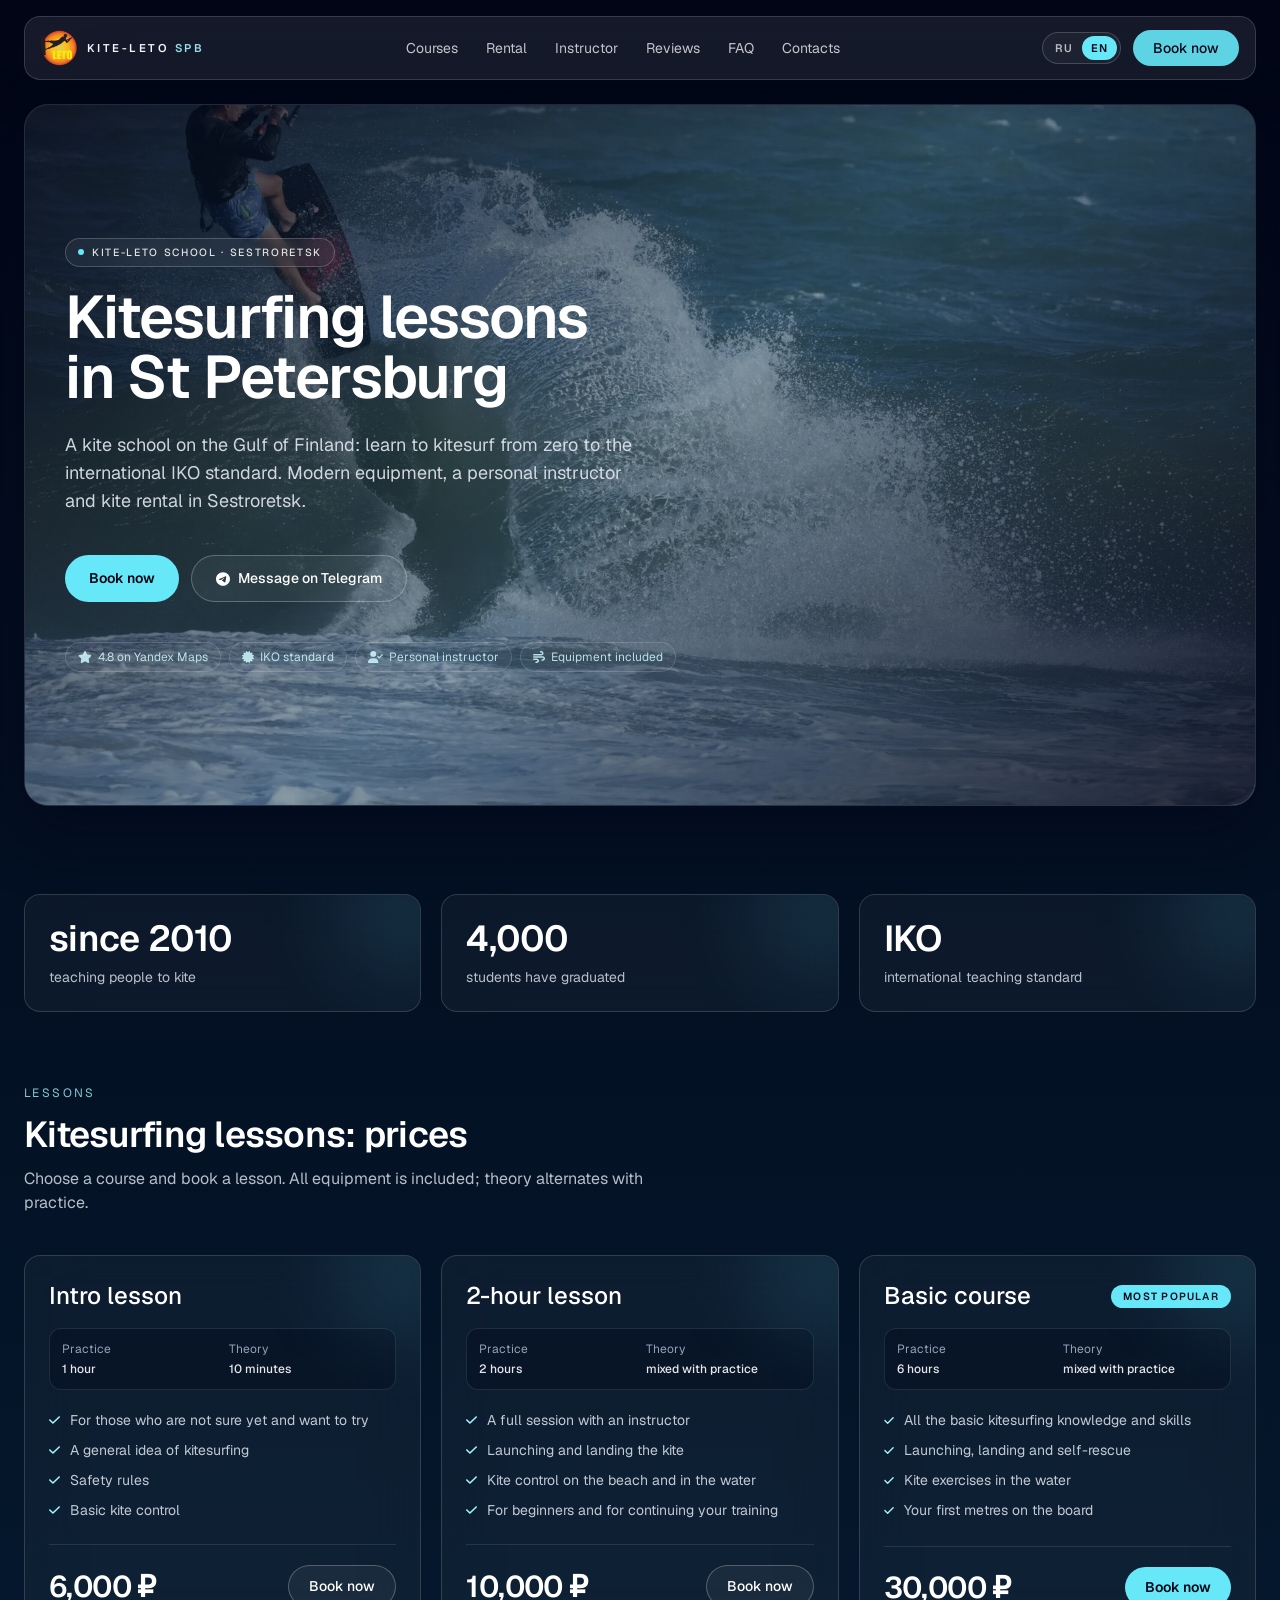
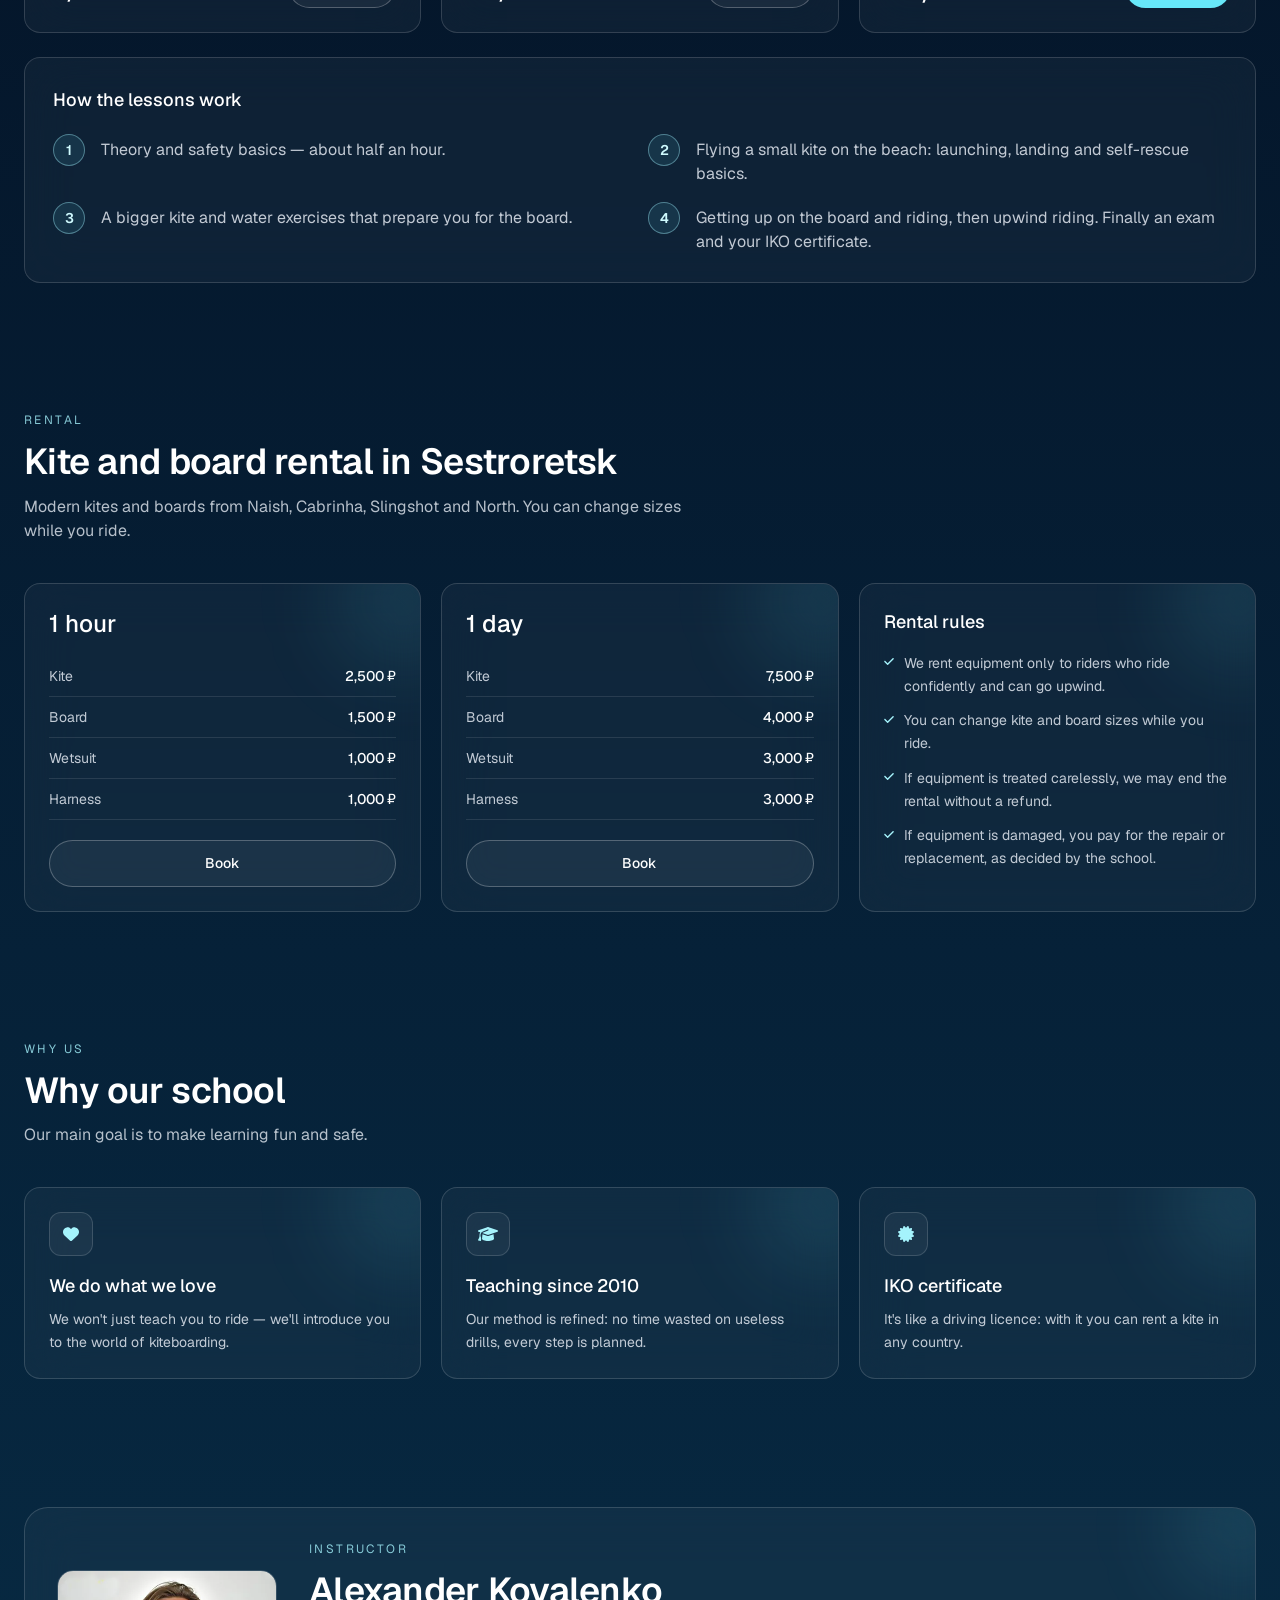
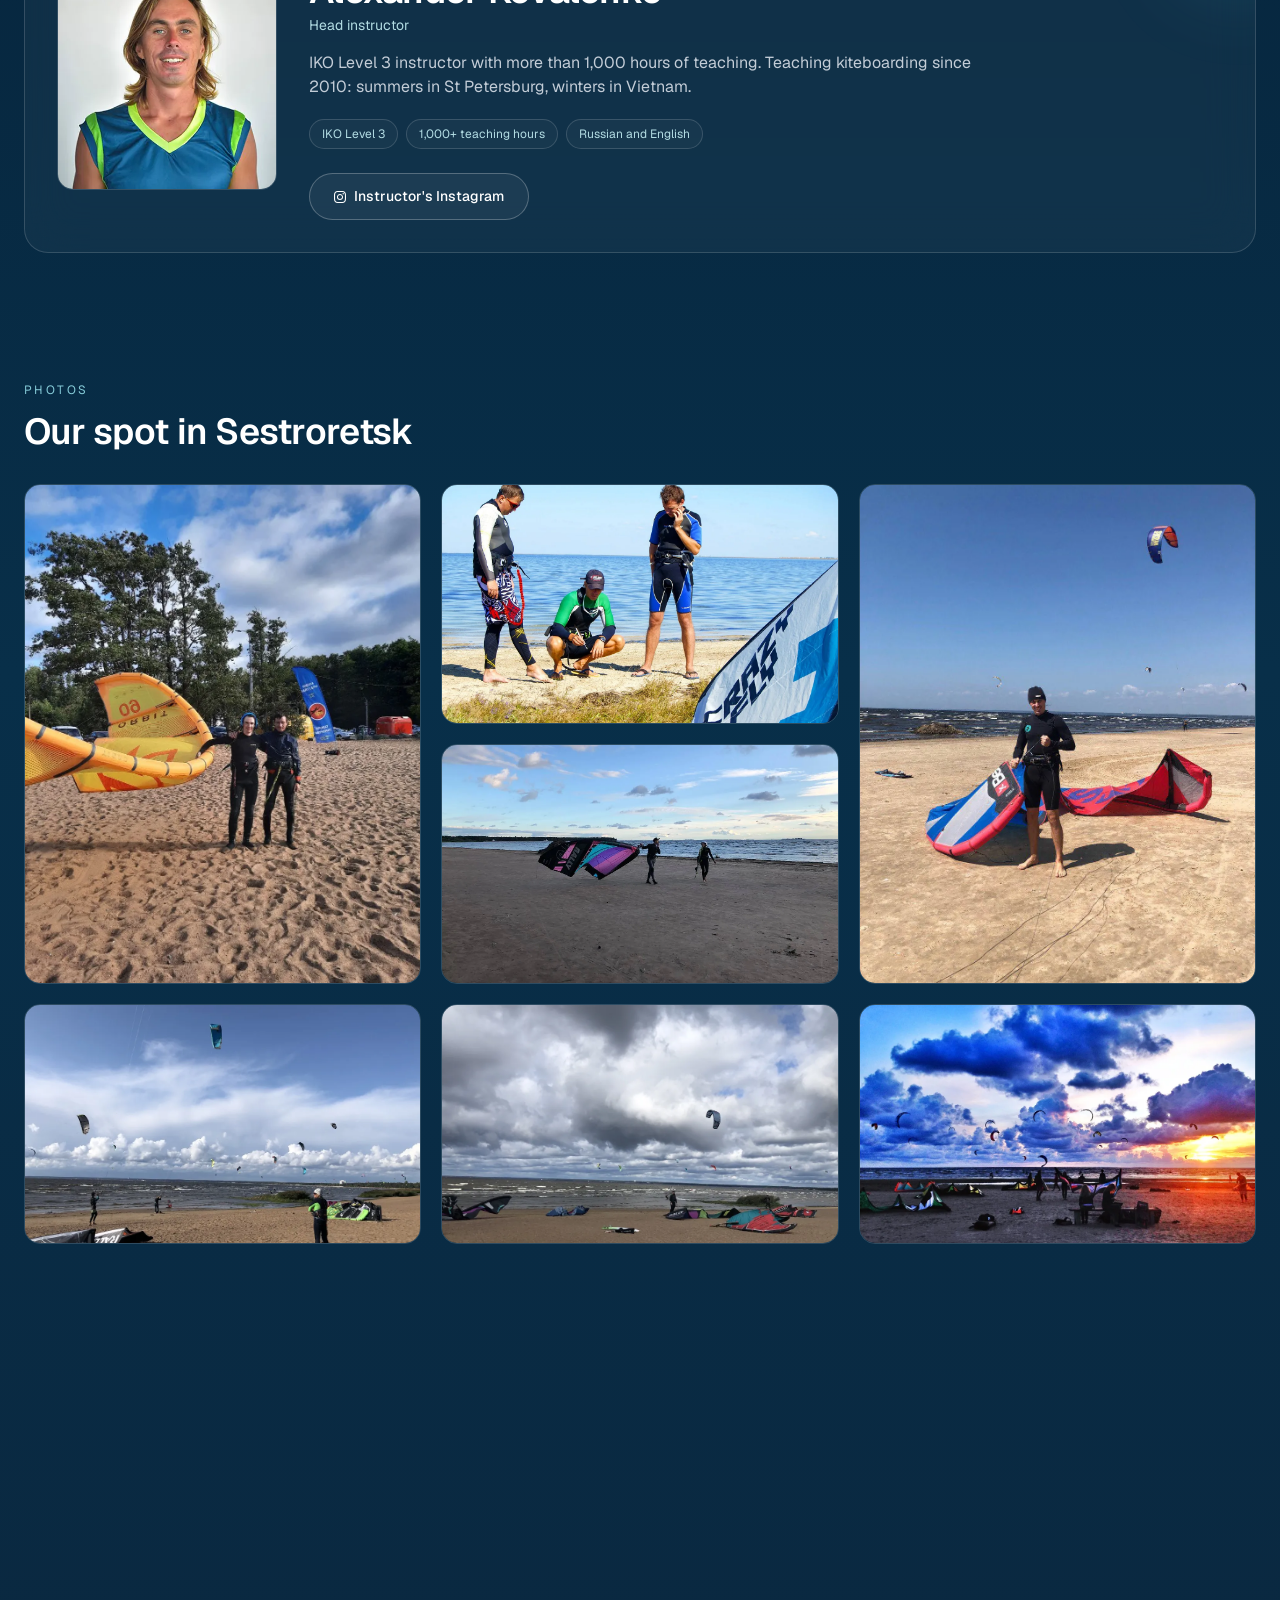
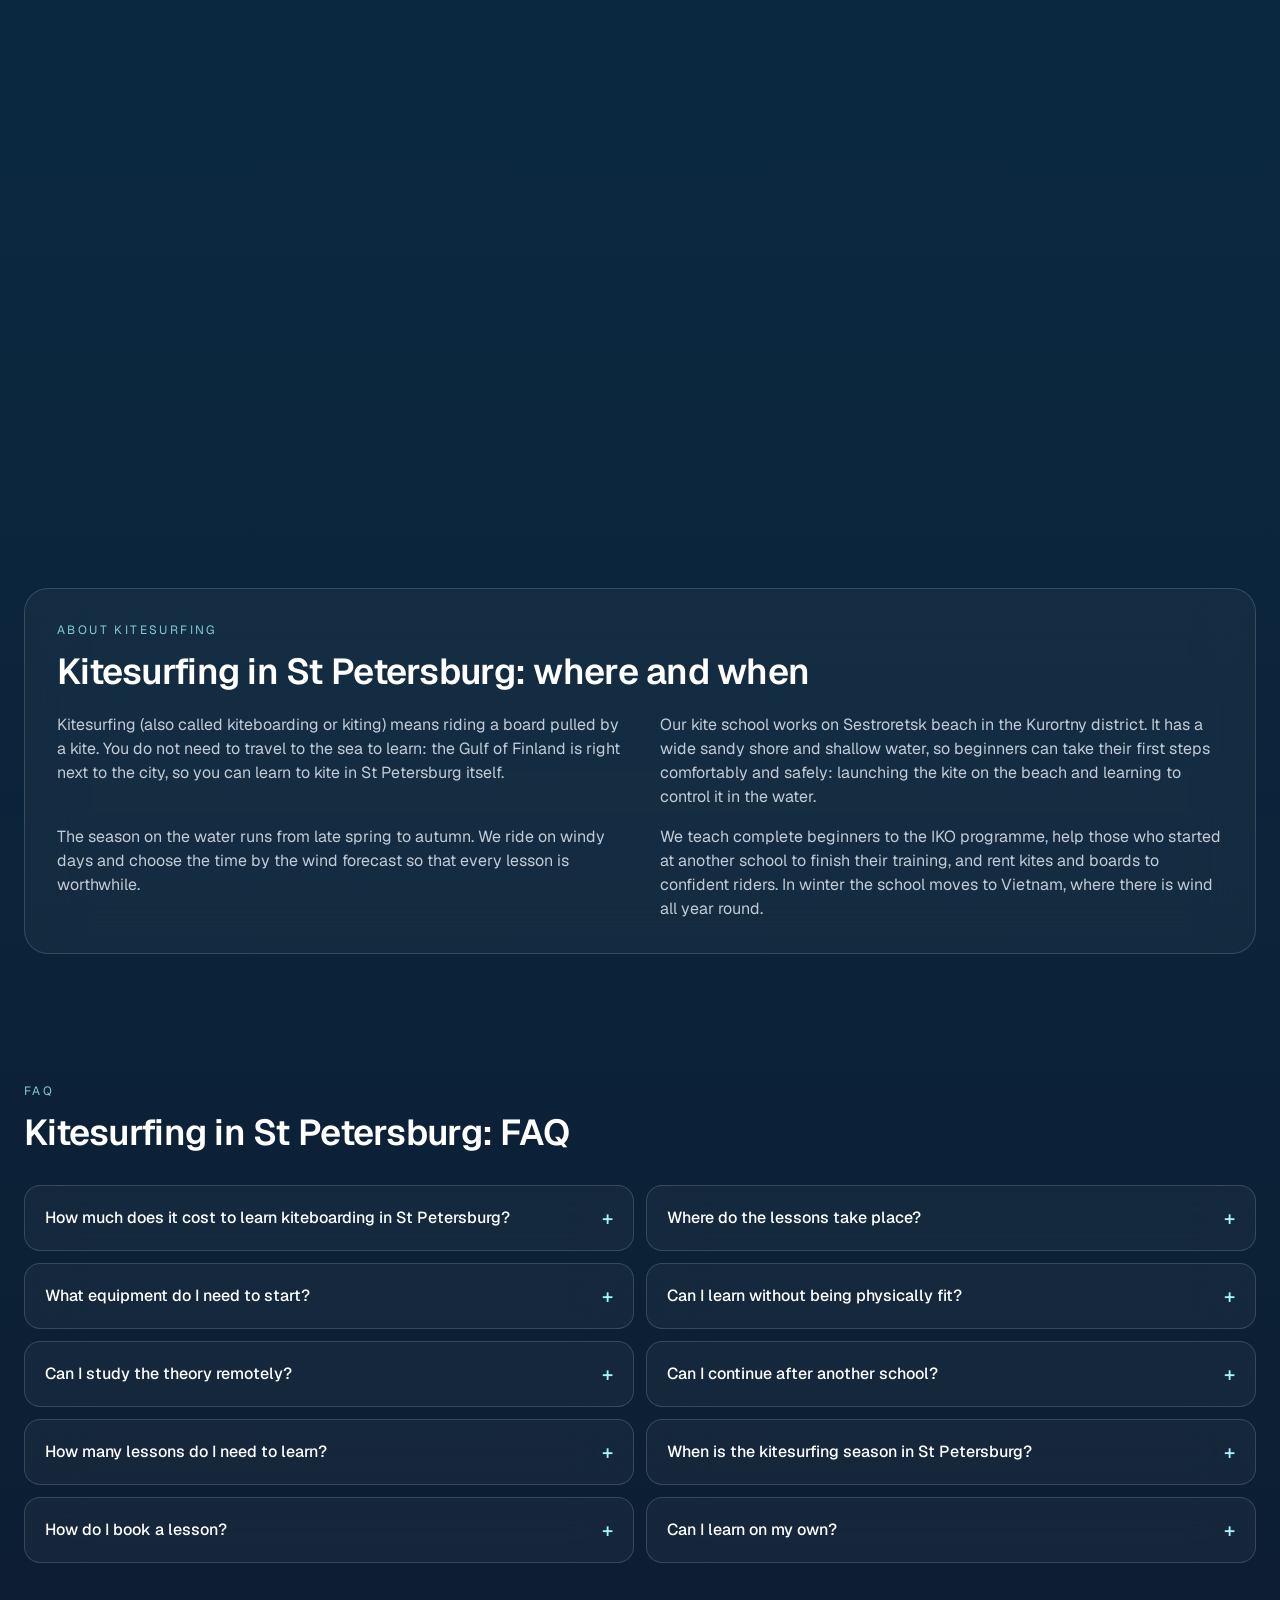
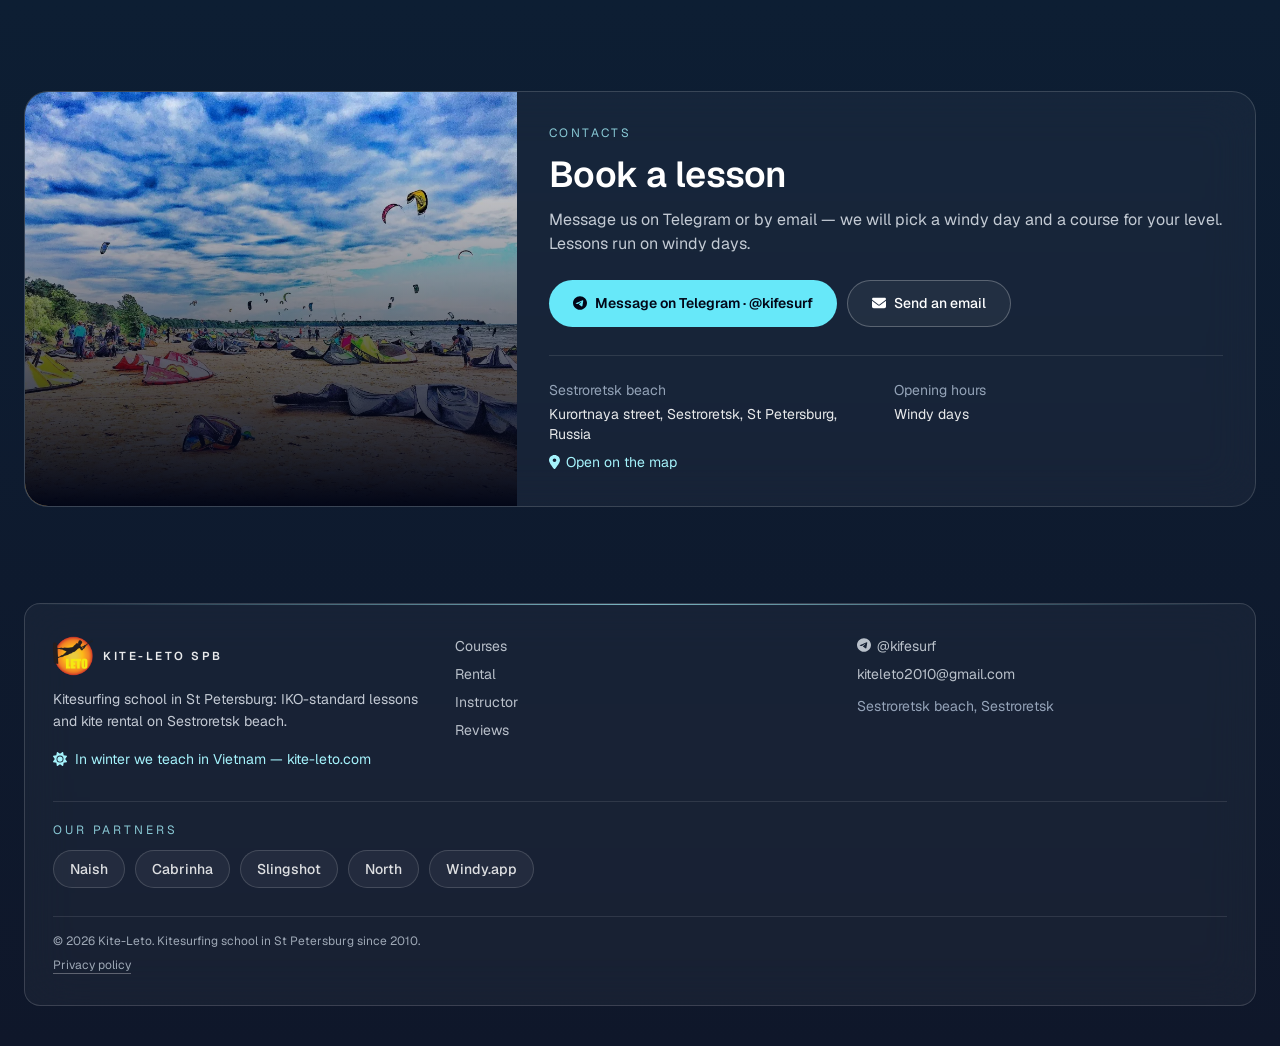
<file: en.html>
<!DOCTYPE html>
<html lang="en" data-home-ru="index.html" data-home-en="en.html">
<head>
    <meta charset="UTF-8">
    <meta http-equiv="Content-Security-Policy" content="default-src 'self'; script-src 'self' 'unsafe-inline' https://web.webpushs.com https://*.webpushs.com https://*.sendpulse.com; style-src 'self' 'unsafe-inline'; img-src 'self' data: https:; font-src 'self'; media-src 'self'; connect-src 'self' https://*.sendpulse.com https://*.webpushs.com https://*.spulse.net https://fcm.googleapis.com; frame-src 'none'; object-src 'none'; base-uri 'self'; form-action 'self'">
    <meta name="referrer" content="strict-origin-when-cross-origin">
    <meta name="viewport" content="width=device-width, initial-scale=1.0">
    <title>Kitesurfing Lessons &amp; Kite Rental in St Petersburg | Kite-Leto</title>
    <meta name="description" content="Kitesurfing lessons in St Petersburg with an IKO instructor: lessons from 6,000 ₽ and kite rental on Sestroretsk beach. Since 2010, 4,000 graduates.">
    <link rel="canonical" href="https://spb.kite-leto.com/en.html">
    <link rel="alternate" hreflang="ru" href="https://spb.kite-leto.com/">
    <link rel="alternate" hreflang="en" href="https://spb.kite-leto.com/en.html">
    <link rel="alternate" hreflang="x-default" href="https://spb.kite-leto.com/">
    <meta name="robots" content="index, follow, max-image-preview:large">
    <meta name="theme-color" content="#020617">
    <meta name="geo.region" content="RU-SPE">
    <meta name="geo.placename" content="Sestroretsk, St Petersburg">
    <meta name="geo.position" content="60.102701;29.961386">
    <meta name="ICBM" content="60.102701, 29.961386">
    <meta property="og:type" content="website">
    <meta property="og:site_name" content="Kite-Leto">
    <meta property="og:locale" content="en_US">
    <meta property="og:url" content="https://spb.kite-leto.com/en.html">
    <meta property="og:title" content="Kitesurfing Lessons &amp; Kite Rental in St Petersburg">
    <meta property="og:description" content="Kiteboarding lessons in St Petersburg to the IKO standard. Sestroretsk beach, Gulf of Finland.">
    <meta property="og:image" content="https://spb.kite-leto.com/images/spb-beach.jpg">
    <meta name="twitter:card" content="summary_large_image">
    <link rel="icon" type="image/png" href="images/favicon.png">
    <link rel="apple-touch-icon" href="images/apple-touch-icon.png">
    <script type="application/ld+json">
{
 "@context": "https://schema.org",
 "@type": "SportsActivityLocation",
 "@id": "https://spb.kite-leto.com/#school",
 "name": "Kite-Leto kitesurfing school, St Petersburg",
 "alternateName": [
  "Кайт-Лето СПб",
  "Kite-Leto St Petersburg"
 ],
 "url": "https://spb.kite-leto.com/en.html",
 "logo": "https://spb.kite-leto.com/images/logo-leto.png",
 "image": "https://spb.kite-leto.com/images/spb-beach.jpg",
 "description": "Kitesurfing school in St Petersburg: IKO-standard lessons and kite rental on Sestroretsk beach, Gulf of Finland.",
 "foundingDate": "2010",
 "email": "kiteleto2010@gmail.com",
 "hasMap": "https://yandex.ru/maps/org/kayt_shkola_leto/35034190700/",
 "geo": {
  "@type": "GeoCoordinates",
  "latitude": 60.102701,
  "longitude": 29.961386
 },
 "address": {
  "@type": "PostalAddress",
  "streetAddress": "Курортная улица, Сестрорецкий пляж",
  "addressLocality": "Сестрорецк, Санкт-Петербург",
  "addressCountry": "RU"
 },
 "areaServed": {
  "@type": "City",
  "name": "Санкт-Петербург"
 },
 "employee": {
  "@type": "Person",
  "name": "Alexander Kovalenko",
  "alternateName": "Александр Коваленко",
  "jobTitle": "Head instructor, IKO Level 3",
  "sameAs": [
   "https://www.instagram.com/aleksandr_always_leto/"
  ]
 },
 "knowsLanguage": [
  "ru",
  "en"
 ],
 "priceRange": "1000–30000 RUB",
 "sameAs": [
  "https://t.me/kifesurf",
  "https://www.instagram.com/aleksandr_always_leto/",
  "https://yandex.ru/maps/org/kayt_shkola_leto/35034190700/",
  "https://kite-leto.com/"
 ],
 "makesOffer": [
  {
   "@type": "Offer",
   "name": "Intro lesson",
   "price": "6000",
   "priceCurrency": "RUB"
  },
  {
   "@type": "Offer",
   "name": "2-hour lesson",
   "price": "10000",
   "priceCurrency": "RUB"
  },
  {
   "@type": "Offer",
   "name": "Basic course",
   "price": "30000",
   "priceCurrency": "RUB"
  },
  {
   "@type": "Offer",
   "name": "Rental: Kite, 1 hour",
   "price": "2500",
   "priceCurrency": "RUB"
  },
  {
   "@type": "Offer",
   "name": "Rental: Board, 1 hour",
   "price": "1500",
   "priceCurrency": "RUB"
  },
  {
   "@type": "Offer",
   "name": "Rental: Kite, 1 day",
   "price": "7500",
   "priceCurrency": "RUB"
  },
  {
   "@type": "Offer",
   "name": "Rental: Board, 1 day",
   "price": "4000",
   "priceCurrency": "RUB"
  }
 ]
}
    </script>
    <script type="application/ld+json">
{"@context": "https://schema.org", "@type": "FAQPage", "mainEntity": [{"@type": "Question", "name": "How much does it cost to learn kiteboarding in St Petersburg?", "acceptedAnswer": {"@type": "Answer", "text": "An intro lesson (1 hour) is 6,000 ₽, a 2-hour lesson 10,000 ₽ and the basic course (6 hours) 30,000 ₽. Equipment is included."}}, {"@type": "Question", "name": "Where do the lessons take place?", "acceptedAnswer": {"@type": "Answer", "text": "On Sestroretsk beach (Kurortnaya street, Sestroretsk), on the Gulf of Finland. We ride on windy days."}}, {"@type": "Question", "name": "What equipment do I need to start?", "acceptedAnswer": {"@type": "Answer", "text": "Nothing. The school provides all the equipment and it is included in the price."}}, {"@type": "Question", "name": "Can I learn without being physically fit?", "acceptedAnswer": {"@type": "Answer", "text": "Yes. You hold the kite with your body weight and harness, not arm strength. Kids and women learn easily and then ride on their own."}}, {"@type": "Question", "name": "Can I study the theory remotely?", "acceptedAnswer": {"@type": "Answer", "text": "Yes, you can read materials or watch video lessons in advance — it speeds up learning a lot."}}, {"@type": "Question", "name": "Can I continue after another school?", "acceptedAnswer": {"@type": "Answer", "text": "Yes. You can finish your training with us on good terms without repeating the hours you have already done. Message us on Telegram for details."}}, {"@type": "Question", "name": "How many lessons do I need to learn?", "acceptedAnswer": {"@type": "Answer", "text": "Usually about 10 hours with an instructor to start riding on your own. The basic course (6 hours) covers all the basics and your first metres on the board; then you can add 1–2 hour lessons."}}, {"@type": "Question", "name": "When is the kitesurfing season in St Petersburg?", "acceptedAnswer": {"@type": "Answer", "text": "On the water, the season runs from late spring to autumn. We ride on windy days and agree on the time in advance based on the wind forecast."}}, {"@type": "Question", "name": "How do I book a lesson?", "acceptedAnswer": {"@type": "Answer", "text": "Message us on Telegram @kifesurf or email kiteleto2010@gmail.com and we will pick a windy day and a course for your level."}}, {"@type": "Question", "name": "Can I learn on my own?", "acceptedAnswer": {"@type": "Answer", "text": "It is possible — there is plenty of material online. But counting the time, the risks to you and others and the cost of gear, self-teaching makes little sense."}}]}
    </script>
    <link rel="preload" href="images/YAR8843-lg.webp" as="image" fetchpriority="high">
    <link rel="preload" href="fonts/geist-latin.woff2" as="font" type="font/woff2" crossorigin>
    <link rel="stylesheet" href="site.css">
    <style>
        html { scroll-behavior: smooth; scroll-padding-top: 16px; }
        @media (min-width: 1024px) { html { scroll-padding-top: 96px; } }
        body {
            font-family: 'Geist', 'Inter', Arial, sans-serif;
            background: #020617;
            color: #e2e8f0;
            -webkit-font-smoothing: antialiased;
        }
        ::selection { background: #67e8f9; color: #020617; }

        .page-bg { background: linear-gradient(180deg, #020617 0%, #082f49 52%, #0f172a 100%); }

        /* Glass card with soft cyan glow, like the reference */
        .glass {
            position: relative;
            overflow: hidden;
            border: 1px solid rgba(255,255,255,0.15);
            background: rgba(255,255,255,0.04);
            backdrop-filter: blur(24px);
            -webkit-backdrop-filter: blur(24px);
            transition: transform .3s ease, border-color .3s ease, background .3s ease;
        }
        .glass.hoverable:hover {
            transform: translateY(-4px);
            border-color: rgba(165,243,252,0.45);
            background: rgba(255,255,255,0.07);
        }
        .glass .glow {
            pointer-events: none;
            position: absolute;
            right: -56px; top: -56px;
            width: 144px; height: 144px;
            border-radius: 999px;
            background: rgba(103,232,249,0.10);
            filter: blur(40px);
            transition: background .3s ease;
        }
        .glass.hoverable:hover .glow { background: rgba(103,232,249,0.20); }
        .glass .zoom img { transition: transform .5s ease; }
        .glass.hoverable:hover .zoom img { transform: scale(1.05); }

        .eyebrow { font-size: 0.75rem; text-transform: uppercase; letter-spacing: 0.2em; color: rgba(165,243,252,0.8); }
        .h2 { margin-top: .75rem; font-size: clamp(1.875rem, 3.2vw, 2.25rem); font-weight: 600; letter-spacing: -0.02em; color: #fff; line-height: 1.15; }

        .btn-primary {
            border-radius: 999px; background: #67e8f9; color: #020617;
            font-weight: 600; font-size: .875rem; padding: .75rem 1.5rem;
            transition: transform .2s ease, background .2s ease; display: inline-flex; align-items: center; justify-content: center;
        }
        .btn-primary:hover { transform: translateY(-2px); background: #a5f3fc; }
        .btn-outline {
            border-radius: 999px; border: 1px solid rgba(255,255,255,0.25); background: rgba(255,255,255,0.05);
            color: #fff; font-weight: 500; font-size: .875rem; padding: .75rem 1.5rem;
            transition: transform .2s ease, background .2s ease; display: inline-flex; align-items: center; justify-content: center;
        }
        .btn-outline:hover { transform: translateY(-2px); background: rgba(255,255,255,0.10); }

        .chip { border-radius: 999px; border: 1px solid rgba(255,255,255,0.15); background: rgba(255,255,255,0.03); padding: .375rem .75rem; }

        .grain {
            pointer-events: none; position: absolute; inset: 0; opacity: .07; mix-blend-mode: soft-light;
            background-image: radial-gradient(rgba(255,255,255,0.35) 0.6px, transparent 0.6px);
            background-size: 3px 3px;
        }

        /* Reveal on scroll */
        .reveal { opacity: 0; transform: translateY(20px); transition: opacity .7s ease, transform .7s ease; }
        .reveal.in { opacity: 1; transform: none; }
        @keyframes rise { from { opacity: 0; transform: translateY(18px); } to { opacity: 1; transform: none; } }
        .rise { animation: rise .8s cubic-bezier(.2,.8,.2,1) both; }
        .rise-1 { animation-delay: .05s } .rise-2 { animation-delay: .15s } .rise-3 { animation-delay: .25s } .rise-4 { animation-delay: .35s } .rise-5 { animation-delay: .45s }

        /* Horizontal rails (gallery + reviews) */
        .rail { display: flex; gap: 14px; overflow-x: auto; scroll-snap-type: x mandatory; scroll-behavior: smooth; padding-bottom: 12px; scrollbar-width: thin; scrollbar-color: rgba(103,232,249,.35) transparent; }
        .rail::-webkit-scrollbar { height: 6px; }
        .rail::-webkit-scrollbar-thumb { background: rgba(103,232,249,.35); border-radius: 6px; }
        .rail > * { flex: 0 0 auto; scroll-snap-align: start; }
        .gallery-tile { width: min(78vw, 400px); height: clamp(230px, 40vw, 300px); cursor: zoom-in; }
        .review-card { width: min(84vw, 360px); }
        .rail-btn, .rail-btn-look {
            position: absolute; top: 50%; transform: translateY(-50%); z-index: 5;
            width: 44px; height: 44px; border-radius: 999px;
            display: flex; align-items: center; justify-content: center;
            background: rgba(2,6,23,.7); border: 1px solid rgba(255,255,255,.2); color: #fff;
            backdrop-filter: blur(10px); transition: opacity .3s ease, background .3s ease;
        }
        .rail-btn:hover, .rail-btn-look:hover { background: rgba(103,232,249,.25); }
        .rail-btn.is-hidden { opacity: 0; pointer-events: none; }

        /* Language switch */
        .lang-switch { display: inline-flex; border: 1px solid rgba(255,255,255,.18); border-radius: 999px; padding: 3px; background: rgba(255,255,255,.04); }
        .lang-switch button { font-size: 11px; font-weight: 600; letter-spacing: .08em; padding: 4px 9px; border-radius: 999px; color: rgba(255,255,255,.7); transition: background .2s, color .2s; }
        .lang-switch button.active { background: #67e8f9; color: #020617; }

        /* Mobile menu */
        #mobileMenu { transition: opacity .3s ease, transform .3s ease, visibility .3s; opacity: 0; visibility: hidden; transform: translateY(-8px); }
        #mobileMenu.open { opacity: 1; visibility: visible; transform: none; }

        /* Form */
        .field label { display: block; font-size: 12px; font-weight: 500; color: #cbd5e1; margin-bottom: 6px; letter-spacing: .02em; }
        .field input, .field select, .field textarea {
            width: 100%; background: rgba(2,6,23,.5); border: 1px solid rgba(255,255,255,.14); border-radius: 12px;
            padding: 11px 13px; color: #fff; font-size: 15px; transition: border-color .2s, box-shadow .2s;
        }
        .field select option { background: #0b1526; }
        .field input::placeholder, .field textarea::placeholder { color: #64748b; }
        .field input:focus, .field select:focus, .field textarea:focus { outline: none; border-color: rgba(165,243,252,.7); box-shadow: 0 0 0 3px rgba(103,232,249,.15); }
        input[type="date"] { color-scheme: dark; }

        /* Lightbox / film modal */
        .modal { position: fixed; inset: 0; z-index: 70; background: rgba(2,6,23,.94); display: flex; align-items: center; justify-content: center; padding: 20px; opacity: 0; visibility: hidden; transition: opacity .3s ease, visibility .3s; }
        .modal.open { opacity: 1; visibility: visible; }
        .modal img, .modal video { max-width: min(94vw, 1200px); max-height: 86vh; border-radius: 16px; border: 1px solid rgba(255,255,255,.15); }

        @media (prefers-reduced-motion: reduce) {
            .reveal, .rise { opacity: 1 !important; transform: none !important; animation: none !important; }
        }
    
        .lang-switch a { font-size: 11px; font-weight: 600; letter-spacing: .08em; padding: 4px 9px; border-radius: 999px; color: rgba(255,255,255,.7); transition: background .2s, color .2s; }
        .lang-switch a.active { background: #67e8f9; color: #020617; }
    </style>
    <script charset="UTF-8" src="//web.webpushs.com/js/push/4c365ae0a21ef8ee51f61e3a2aee0fe7_1.js" async></script>
    <script src="/push.js" defer></script>
</head>
<body>
<a href="#main" class="sr-only focus:not-sr-only focus:absolute focus:left-4 focus:top-4 focus:z-[80] focus:rounded-lg focus:bg-slate-950 focus:px-3 focus:py-2 focus:text-sm">Skip to content</a>

<div class="page-bg min-h-screen">

    <header class="relative top-0 z-50 mx-auto w-full max-w-7xl lg:sticky px-4 pt-2 sm:px-6 sm:pt-4">
        <div class="flex h-16 w-full items-center justify-between rounded-2xl border border-white/15 bg-white/[0.08] px-4 shadow-[0_12px_40px_rgba(2,8,23,0.38)] backdrop-blur-2xl">
            <a href="#home" class="flex items-center gap-2.5 text-[0.7rem] font-semibold uppercase tracking-[0.22em] text-white/95 transition hover:text-cyan-100">
                <img src="images/logo-leto.png" alt="Kite-Leto" class="h-9 w-9 object-contain">
                <span>Kite-Leto <span class="text-cyan-200/90">SPb</span></span>
            </a>
            <nav class="hidden items-center gap-7 lg:flex" aria-label="Primary navigation">
                <a href="#lessons" class="text-sm text-white/75 transition hover:text-white">Courses</a>
                <a href="#rent" class="text-sm text-white/75 transition hover:text-white">Rental</a>
                <a href="#instructor" class="text-sm text-white/75 transition hover:text-white">Instructor</a>
                <a href="#reviews" class="text-sm text-white/75 transition hover:text-white">Reviews</a>
                <a href="#faq" class="text-sm text-white/75 transition hover:text-white">FAQ</a>
                <a href="#contacts" class="text-sm text-white/75 transition hover:text-white">Contacts</a>
            </nav>
            <div class="flex items-center gap-3">
                <div class="lang-switch" role="group" aria-label="Language"><a href="index.html" data-lang="ru" hreflang="ru">RU</a><a href="en.html" data-lang="en" hreflang="en" class="active" aria-current="true">EN</a></div>
                <a href="#contacts" class="hidden rounded-full bg-cyan-300/90 px-5 py-2 text-sm font-medium text-slate-950 transition hover:bg-cyan-200 sm:inline-flex">Book now</a>
                <button type="button" id="menuToggle" aria-label="Open menu" aria-expanded="false" class="rounded-xl border border-white/20 bg-white/10 p-2.5 text-white transition hover:bg-white/15 lg:hidden">
                    <span class="block h-0.5 w-5 bg-current"></span><span class="mt-1 block h-0.5 w-5 bg-current"></span>
                </button>
            </div>
        </div>
        <div id="mobileMenu" class="absolute inset-x-4 top-full mt-2 rounded-2xl sm:inset-x-6 border border-white/15 bg-slate-950/90 p-3 backdrop-blur-2xl lg:hidden">
            <a href="#lessons" class="block rounded-xl px-4 py-3 text-white/85 hover:bg-white/5">Courses</a>
            <a href="#rent" class="block rounded-xl px-4 py-3 text-white/85 hover:bg-white/5">Rental</a>
            <a href="#instructor" class="block rounded-xl px-4 py-3 text-white/85 hover:bg-white/5">Instructor</a>
            <a href="#reviews" class="block rounded-xl px-4 py-3 text-white/85 hover:bg-white/5">Reviews</a>
            <a href="#faq" class="block rounded-xl px-4 py-3 text-white/85 hover:bg-white/5">FAQ</a>
            <a href="#contacts" class="block rounded-xl px-4 py-3 text-white/85 hover:bg-white/5">Contacts</a>
            <a href="#contacts" class="btn-primary mt-2 w-full">Book now</a>
        </div>
    </header>

    <main id="main" class="relative">

        <section id="home" class="relative mx-auto mt-2 w-full max-w-7xl px-4 pb-6 sm:mt-6 sm:px-6 sm:pb-14 lg:pb-20">
            <div class="relative flex min-h-[60vh] items-center overflow-hidden rounded-3xl border border-white/15 px-5 py-10 shadow-[0_24px_60px_rgba(2,8,23,0.5)] sm:min-h-[78vh] sm:px-10 sm:py-24">
                <video aria-label="Kitesurfing lesson on the Gulf of Finland" class="absolute inset-0 h-full w-full object-cover" autoplay muted loop playsinline preload="metadata" poster="images/YAR8843-lg.webp">
                    <source src="videos/hero-bg.mp4" type="video/mp4">
                </video>
                <div class="pointer-events-none absolute inset-0 bg-[linear-gradient(135deg,rgba(2,6,23,0.80),rgba(8,47,73,0.45)_50%,rgba(2,6,23,0.84))]"></div>
                <div class="grain" aria-hidden="true"></div>
                <div class="relative">
                    <div class="rise rise-1 inline-flex items-center gap-2 rounded-full border border-white/20 bg-white/5 px-3 py-1.5 text-[0.65rem] font-medium uppercase tracking-[0.16em] text-white/85 backdrop-blur">
                        <span class="h-1.5 w-1.5 rounded-full bg-cyan-300"></span><span>Kite-Leto school · Sestroretsk</span>
                    </div>
                    <h1 class="rise rise-3 mt-5 max-w-3xl text-[1.9rem] min-[400px]:text-[2.15rem] font-semibold leading-[1.08] tracking-[-0.02em] text-white sm:text-6xl">
                        <span class="block">Kitesurfing lessons</span><span class="block whitespace-nowrap">in St Petersburg</span>
                    </h1>
                    <p class="rise rise-4 mt-6 max-w-xl text-base leading-relaxed text-slate-200/90 sm:text-lg">A kite school on the Gulf of Finland: learn to kitesurf from zero to the international IKO standard. Modern equipment, a personal instructor and kite rental in Sestroretsk.</p>
                    <div class="rise rise-5 mt-9 flex flex-col gap-3 sm:mt-10 sm:flex-row">
                        <a href="#contacts" class="btn-primary">Book now</a>
                        <a href="https://t.me/kifesurf" target="_blank" rel="noopener" class="btn-outline"><i class="fab fa-telegram mr-2"></i>Message on Telegram</a>
                    </div>
                    <div class="rise rise-5 mt-10 flex flex-wrap gap-2 text-xs text-cyan-100/85"><span class="chip"><i class="fas fa-star mr-1.5"></i>4.8 on Yandex Maps</span><span class="chip"><i class="fas fa-certificate mr-1.5"></i>IKO standard</span><span class="chip"><i class="fas fa-user-check mr-1.5"></i>Personal instructor</span><span class="chip"><i class="fas fa-wind mr-1.5"></i>Equipment included</span></div>
                </div>
            </div>
        </section>

        <section class="mx-auto w-full max-w-7xl px-4 py-2 sm:px-6">
            <div class="grid grid-cols-3 gap-2.5 sm:gap-5">
                <div class="reveal glass rounded-2xl p-3.5 sm:p-6"><div class="glow"></div>
                    <p class="whitespace-nowrap text-lg font-semibold tracking-[-0.02em] text-white sm:text-4xl">since 2010</p>
                    <p class="mt-1 text-xs leading-snug text-slate-200/80 sm:mt-2 sm:text-sm">teaching people to kite</p></div>
                <div class="reveal glass rounded-2xl p-3.5 sm:p-6"><div class="glow"></div>
                    <p class="whitespace-nowrap text-lg font-semibold tracking-[-0.02em] text-white sm:text-4xl">4,000</p>
                    <p class="mt-1 text-xs leading-snug text-slate-200/80 sm:mt-2 sm:text-sm">students have graduated</p></div>
                <div class="reveal glass rounded-2xl p-3.5 sm:p-6"><div class="glow"></div>
                    <p class="whitespace-nowrap text-lg font-semibold tracking-[-0.02em] text-white sm:text-4xl">IKO</p>
                    <p class="mt-1 text-xs leading-snug text-slate-200/80 sm:mt-2 sm:text-sm">international teaching standard</p></div>
            </div>
        </section>

        <section id="lessons" class="mx-auto w-full max-w-7xl px-4 py-6 sm:px-6 sm:py-16">
            <div class="reveal max-w-2xl">
                <p class="eyebrow">Lessons</p>
                <h2 class="h2">Kitesurfing lessons: prices</h2>
                <p class="mt-3 text-sm leading-relaxed text-slate-200/80 sm:text-base">Choose a course and book a lesson. All equipment is included; theory alternates with practice.</p>
            </div>
            <div class="mt-8 grid gap-4 sm:gap-5 lg:mt-10 lg:grid-cols-3">
                <article class="reveal glass hoverable flex flex-col rounded-2xl p-5 sm:p-6" style="transition-delay:0.00s">
                    <div class="glow"></div>
                    <h3 class="text-2xl font-medium text-white">Intro lesson</h3>
                    <div class="mt-4 grid grid-cols-2 gap-3 rounded-xl border border-white/10 bg-slate-950/35 p-3 text-xs text-slate-200/85">
                        <p><span class="block text-slate-400">Practice</span><span class="mt-1 block font-medium text-white/90">1 hour</span></p>
                        <p><span class="block text-slate-400">Theory</span><span class="mt-1 block font-medium text-white/90">10 minutes</span></p>
                    </div>
                    <ul class="mt-5 flex-1 space-y-2.5 text-sm text-slate-200/85">
                        <li class="flex items-start gap-2.5"><i class="fas fa-check mt-1 text-xs text-cyan-200"></i><span>For those who are not sure yet and want to try</span></li>
                        <li class="flex items-start gap-2.5"><i class="fas fa-check mt-1 text-xs text-cyan-200"></i><span>A general idea of kitesurfing</span></li>
                        <li class="flex items-start gap-2.5"><i class="fas fa-check mt-1 text-xs text-cyan-200"></i><span>Safety rules</span></li>
                        <li class="flex items-start gap-2.5"><i class="fas fa-check mt-1 text-xs text-cyan-200"></i><span>Basic kite control</span></li>
                    </ul>
                    <div class="mt-6 flex items-center justify-between border-t border-white/10 pt-5">
                        <span class="whitespace-nowrap text-3xl font-semibold tracking-[-0.02em] text-white">6,000 ₽</span>
                        <a href="#contacts" class="btn-outline !px-5 !py-2.5">Book now</a>
                    </div>
                </article>
                <article class="reveal glass hoverable flex flex-col rounded-2xl p-5 sm:p-6" style="transition-delay:0.08s">
                    <div class="glow"></div>
                    <h3 class="text-2xl font-medium text-white">2-hour lesson</h3>
                    <div class="mt-4 grid grid-cols-2 gap-3 rounded-xl border border-white/10 bg-slate-950/35 p-3 text-xs text-slate-200/85">
                        <p><span class="block text-slate-400">Practice</span><span class="mt-1 block font-medium text-white/90">2 hours</span></p>
                        <p><span class="block text-slate-400">Theory</span><span class="mt-1 block font-medium text-white/90">mixed with practice</span></p>
                    </div>
                    <ul class="mt-5 flex-1 space-y-2.5 text-sm text-slate-200/85">
                        <li class="flex items-start gap-2.5"><i class="fas fa-check mt-1 text-xs text-cyan-200"></i><span>A full session with an instructor</span></li>
                        <li class="flex items-start gap-2.5"><i class="fas fa-check mt-1 text-xs text-cyan-200"></i><span>Launching and landing the kite</span></li>
                        <li class="flex items-start gap-2.5"><i class="fas fa-check mt-1 text-xs text-cyan-200"></i><span>Kite control on the beach and in the water</span></li>
                        <li class="flex items-start gap-2.5"><i class="fas fa-check mt-1 text-xs text-cyan-200"></i><span>For beginners and for continuing your training</span></li>
                    </ul>
                    <div class="mt-6 flex items-center justify-between border-t border-white/10 pt-5">
                        <span class="whitespace-nowrap text-3xl font-semibold tracking-[-0.02em] text-white">10,000 ₽</span>
                        <a href="#contacts" class="btn-outline !px-5 !py-2.5">Book now</a>
                    </div>
                </article>
                <article class="reveal glass hoverable flex flex-col rounded-2xl p-5 sm:p-6 border-cyan-200/50 bg-white/[0.07]" style="transition-delay:0.16s">
                    <div class="glow"></div>
                    <div class="flex items-center justify-between gap-3"><h3 class="text-2xl font-medium text-white">Basic course</h3><span class="rounded-full bg-cyan-300 px-3 py-1 text-[0.65rem] font-semibold uppercase tracking-[0.12em] text-slate-950">Most popular</span></div>
                    <div class="mt-4 grid grid-cols-2 gap-3 rounded-xl border border-white/10 bg-slate-950/35 p-3 text-xs text-slate-200/85">
                        <p><span class="block text-slate-400">Practice</span><span class="mt-1 block font-medium text-white/90">6 hours</span></p>
                        <p><span class="block text-slate-400">Theory</span><span class="mt-1 block font-medium text-white/90">mixed with practice</span></p>
                    </div>
                    <ul class="mt-5 flex-1 space-y-2.5 text-sm text-slate-200/85">
                        <li class="flex items-start gap-2.5"><i class="fas fa-check mt-1 text-xs text-cyan-200"></i><span>All the basic kitesurfing knowledge and skills</span></li>
                        <li class="flex items-start gap-2.5"><i class="fas fa-check mt-1 text-xs text-cyan-200"></i><span>Launching, landing and self-rescue</span></li>
                        <li class="flex items-start gap-2.5"><i class="fas fa-check mt-1 text-xs text-cyan-200"></i><span>Kite exercises in the water</span></li>
                        <li class="flex items-start gap-2.5"><i class="fas fa-check mt-1 text-xs text-cyan-200"></i><span>Your first metres on the board</span></li>
                    </ul>
                    <div class="mt-6 flex items-center justify-between border-t border-white/10 pt-5">
                        <span class="whitespace-nowrap text-3xl font-semibold tracking-[-0.02em] text-white">30,000 ₽</span>
                        <a href="#contacts" class="btn-primary !px-5 !py-2.5">Book now</a>
                    </div>
                </article>
            </div>
            <div class="reveal mt-5 rounded-2xl border border-white/15 bg-white/[0.04] p-5 backdrop-blur-xl sm:mt-6 sm:p-7">
                <h3 class="text-lg font-medium text-white">How the lessons work</h3>
                <ol class="mt-5 grid gap-4 md:grid-cols-2">
                    <li class="flex gap-4"><span class="flex h-8 w-8 flex-none items-center justify-center rounded-full border border-cyan-200/40 bg-cyan-300/10 text-sm font-semibold text-cyan-100">1</span><span class="pt-1 text-sm leading-relaxed text-slate-200/85 sm:text-base">Theory and safety basics — about half an hour.</span></li>
                    <li class="flex gap-4"><span class="flex h-8 w-8 flex-none items-center justify-center rounded-full border border-cyan-200/40 bg-cyan-300/10 text-sm font-semibold text-cyan-100">2</span><span class="pt-1 text-sm leading-relaxed text-slate-200/85 sm:text-base">Flying a small kite on the beach: launching, landing and self-rescue basics.</span></li>
                    <li class="flex gap-4"><span class="flex h-8 w-8 flex-none items-center justify-center rounded-full border border-cyan-200/40 bg-cyan-300/10 text-sm font-semibold text-cyan-100">3</span><span class="pt-1 text-sm leading-relaxed text-slate-200/85 sm:text-base">A bigger kite and water exercises that prepare you for the board.</span></li>
                    <li class="flex gap-4"><span class="flex h-8 w-8 flex-none items-center justify-center rounded-full border border-cyan-200/40 bg-cyan-300/10 text-sm font-semibold text-cyan-100">4</span><span class="pt-1 text-sm leading-relaxed text-slate-200/85 sm:text-base">Getting up on the board and riding, then upwind riding. Finally an exam and your IKO certificate.</span></li>
                </ol>
            </div>
        </section>

        <section id="rent" class="mx-auto w-full max-w-7xl px-4 py-6 sm:px-6 sm:py-16">
            <div class="reveal max-w-2xl">
                <p class="eyebrow">Rental</p>
                <h2 class="h2">Kite and board rental in Sestroretsk</h2>
                <p class="mt-3 text-sm leading-relaxed text-slate-200/80 sm:text-base">Modern kites and boards from Naish, Cabrinha, Slingshot and North. You can change sizes while you ride.</p>
            </div>
            <div class="mt-8 grid gap-4 sm:gap-5 lg:mt-10 lg:grid-cols-3">
                <article class="reveal glass flex flex-col rounded-2xl p-5 sm:p-6"><div class="glow"></div>
                    <h3 class="text-2xl font-medium text-white">1 hour</h3>
                    <ul class="mt-4 flex-1 text-sm text-slate-200/85"><li class="flex justify-between gap-4 border-b border-white/10 py-2.5"><span>Kite</span><span class="whitespace-nowrap font-medium text-white">2,500 ₽</span></li><li class="flex justify-between gap-4 border-b border-white/10 py-2.5"><span>Board</span><span class="whitespace-nowrap font-medium text-white">1,500 ₽</span></li><li class="flex justify-between gap-4 border-b border-white/10 py-2.5"><span>Wetsuit</span><span class="whitespace-nowrap font-medium text-white">1,000 ₽</span></li><li class="flex justify-between gap-4 border-b border-white/10 py-2.5"><span>Harness</span><span class="whitespace-nowrap font-medium text-white">1,000 ₽</span></li></ul>
                    <a href="#contacts" class="btn-outline mt-5">Book</a>
                </article>
                <article class="reveal glass flex flex-col rounded-2xl p-5 sm:p-6"><div class="glow"></div>
                    <h3 class="text-2xl font-medium text-white">1 day</h3>
                    <ul class="mt-4 flex-1 text-sm text-slate-200/85"><li class="flex justify-between gap-4 border-b border-white/10 py-2.5"><span>Kite</span><span class="whitespace-nowrap font-medium text-white">7,500 ₽</span></li><li class="flex justify-between gap-4 border-b border-white/10 py-2.5"><span>Board</span><span class="whitespace-nowrap font-medium text-white">4,000 ₽</span></li><li class="flex justify-between gap-4 border-b border-white/10 py-2.5"><span>Wetsuit</span><span class="whitespace-nowrap font-medium text-white">3,000 ₽</span></li><li class="flex justify-between gap-4 border-b border-white/10 py-2.5"><span>Harness</span><span class="whitespace-nowrap font-medium text-white">3,000 ₽</span></li></ul>
                    <a href="#contacts" class="btn-outline mt-5">Book</a>
                </article>
                <article class="reveal glass rounded-2xl p-5 sm:p-6"><div class="glow"></div>
                    <h3 class="text-lg font-medium text-white">Rental rules</h3>
                    <ul class="mt-4 space-y-3 text-sm leading-relaxed text-slate-200/85">
                        <li class="flex items-start gap-2.5"><i class="fas fa-check mt-1 text-xs text-cyan-200"></i><span>We rent equipment only to riders who ride confidently and can go upwind.</span></li>
                        <li class="flex items-start gap-2.5"><i class="fas fa-check mt-1 text-xs text-cyan-200"></i><span>You can change kite and board sizes while you ride.</span></li>
                        <li class="flex items-start gap-2.5"><i class="fas fa-check mt-1 text-xs text-cyan-200"></i><span>If equipment is treated carelessly, we may end the rental without a refund.</span></li>
                        <li class="flex items-start gap-2.5"><i class="fas fa-check mt-1 text-xs text-cyan-200"></i><span>If equipment is damaged, you pay for the repair or replacement, as decided by the school.</span></li>
                    </ul>
                </article>
            </div>
        </section>

        <section id="why" class="mx-auto w-full max-w-7xl px-4 py-6 sm:px-6 sm:py-16">
            <div class="reveal max-w-2xl">
                <p class="eyebrow">Why us</p>
                <h2 class="h2">Why our school</h2>
                <p class="mt-3 text-sm leading-relaxed text-slate-200/80 sm:text-base">Our main goal is to make learning fun and safe.</p>
            </div>
            <div class="mt-8 grid gap-4 sm:gap-5 lg:mt-10 lg:grid-cols-3">
                <article class="reveal glass rounded-2xl p-5 sm:p-6"><div class="glow"></div>
                    <span class="flex h-11 w-11 items-center justify-center rounded-xl border border-white/15 bg-white/5 text-cyan-200"><i class="fas fa-heart"></i></span>
                    <h3 class="mt-4 text-lg font-medium text-white">We do what we love</h3>
                    <p class="mt-2 text-sm leading-relaxed text-slate-200/85">We won&#x27;t just teach you to ride — we&#x27;ll introduce you to the world of kiteboarding.</p>
                </article>
                <article class="reveal glass rounded-2xl p-5 sm:p-6"><div class="glow"></div>
                    <span class="flex h-11 w-11 items-center justify-center rounded-xl border border-white/15 bg-white/5 text-cyan-200"><i class="fas fa-graduation-cap"></i></span>
                    <h3 class="mt-4 text-lg font-medium text-white">Teaching since 2010</h3>
                    <p class="mt-2 text-sm leading-relaxed text-slate-200/85">Our method is refined: no time wasted on useless drills, every step is planned.</p>
                </article>
                <article class="reveal glass rounded-2xl p-5 sm:p-6"><div class="glow"></div>
                    <span class="flex h-11 w-11 items-center justify-center rounded-xl border border-white/15 bg-white/5 text-cyan-200"><i class="fas fa-certificate"></i></span>
                    <h3 class="mt-4 text-lg font-medium text-white">IKO certificate</h3>
                    <p class="mt-2 text-sm leading-relaxed text-slate-200/85">It&#x27;s like a driving licence: with it you can rent a kite in any country.</p>
                </article>
            </div>
        </section>

        <section id="instructor" class="mx-auto w-full max-w-7xl px-4 py-6 sm:px-6 sm:py-16">
            <div class="reveal glass grid items-center gap-6 rounded-3xl p-5 sm:grid-cols-[220px_1fr] sm:gap-8 sm:p-8"><div class="glow"></div>
                <img src="images/spb-kovalenko.webp" alt="Alexander Kovalenko, head instructor" loading="lazy" class="aspect-square w-40 rounded-2xl border border-white/15 object-cover sm:w-full">
                <div>
                    <p class="eyebrow">Instructor</p>
                    <h2 class="h2">Alexander Kovalenko</h2>
                    <p class="mt-1 text-sm text-cyan-100/85">Head instructor</p>
                    <p class="mt-4 max-w-2xl text-sm leading-relaxed text-slate-200/85 sm:text-base">IKO Level 3 instructor with more than 1,000 hours of teaching. Teaching kiteboarding since 2010: summers in St Petersburg, winters in Vietnam.</p>
                    <div class="mt-5 flex flex-wrap gap-2 text-xs text-cyan-100/85"><span class="chip">IKO Level 3</span><span class="chip">1,000+ teaching hours</span><span class="chip">Russian and English</span></div>
                    <a href="https://www.instagram.com/aleksandr_always_leto/" target="_blank" rel="noopener" class="btn-outline mt-6"><i class="fab fa-instagram mr-2"></i>Instructor&#x27;s Instagram</a>
                </div>
            </div>
        </section>

        <section id="gallery" class="mx-auto w-full max-w-7xl px-4 py-6 sm:px-6 sm:py-16">
            <div class="reveal max-w-2xl">
                <p class="eyebrow">Photos</p>
                <h2 class="h2">Our spot in Sestroretsk</h2>
            </div>
            <div class="mt-8 grid auto-rows-[220px] grid-flow-dense gap-4 sm:grid-cols-2 sm:gap-5 lg:grid-cols-3 lg:auto-rows-[240px]">
                <figure class="reveal zoom overflow-hidden rounded-2xl border border-white/15 row-span-2">
                    <img src="images/spb-instructor.webp" alt="Instructor and student with a kite on Sestroretsk beach" loading="lazy" class="h-full w-full object-cover">
                </figure>
                <figure class="reveal zoom overflow-hidden rounded-2xl border border-white/15">
                    <img src="images/spb-lesson.webp" alt="Intro kitesurfing lesson on the Gulf of Finland" loading="lazy" class="h-full w-full object-cover">
                </figure>
                <figure class="reveal zoom overflow-hidden rounded-2xl border border-white/15 row-span-2">
                    <img src="images/spb-student.webp" alt="Student with a kite on the beach in Sestroretsk" loading="lazy" class="h-full w-full object-cover">
                </figure>
                <figure class="reveal zoom overflow-hidden rounded-2xl border border-white/15">
                    <img src="images/spb-launch.webp" alt="Launching a kite on Sestroretsk beach" loading="lazy" class="h-full w-full object-cover">
                </figure>
                <figure class="reveal zoom overflow-hidden rounded-2xl border border-white/15">
                    <img src="images/spb-riders.webp" alt="Kiters on the Gulf of Finland on a windy day" loading="lazy" class="h-full w-full object-cover">
                </figure>
                <figure class="reveal zoom overflow-hidden rounded-2xl border border-white/15">
                    <img src="images/spb-spot.webp" alt="Sestroretsk kite spot, Gulf of Finland" loading="lazy" class="h-full w-full object-cover">
                </figure>
                <figure class="reveal zoom overflow-hidden rounded-2xl border border-white/15">
                    <img src="images/spb-sunset.webp" alt="Sunset at the Sestroretsk kite spot" loading="lazy" class="h-full w-full object-cover">
                </figure>
            </div>
        </section>

        <section id="reviews" class="mx-auto w-full max-w-7xl px-4 py-6 sm:px-6 sm:py-16">
            <div class="reveal rounded-3xl border border-white/15 bg-gradient-to-br from-white/[0.08] to-white/[0.02] p-5 backdrop-blur-xl sm:p-8">
                <p class="eyebrow">Reviews</p>
                <h2 class="h2">What our students say</h2>
                <div class="mt-5 flex flex-wrap gap-2 text-xs text-cyan-100/85">
                    <span class="chip"><i class="fas fa-star mr-1 text-cyan-200"></i>4.8 on Yandex Maps</span>
                    <span class="chip">15 reviews</span>
                    <span class="chip">Sestroretsk</span>
                </div>
                <p class="mt-4 text-sm text-slate-400">Reviews from Yandex Maps, translated from Russian.</p>
                <div class="relative mt-6">
                    <button type="button" class="rail-btn -left-2 sm:-left-4" data-rail="reviewRail" data-dir="-1" aria-label="Previous reviews"><i class="fas fa-chevron-left"></i></button>
                    <div class="rail" id="reviewRail">
                    <blockquote class="review-card glass flex flex-col rounded-2xl p-5"><div class="glow"></div>
                        <p class="text-cyan-200" aria-label="5/5">★★★★★</p>
                        <p class="mt-3 flex-1 text-sm leading-relaxed text-slate-200/90">«Heartfelt thanks to Sasha, who helped me have a positive experience with kiting. The lessons were as effective as possible (I have something to compare with). I started progressing from the very first lessons. Even after the course, Sasha gave advice and genuinely cared. Thank you for such a caring approach — I definitely recommend it! The gear was great too, even the wetsuit was perfect, although they are usually very worn.»</p>
                        <footer class="mt-4 flex items-center gap-3"><span class="flex h-9 w-9 flex-none items-center justify-center rounded-full bg-cyan-300/20 text-sm font-semibold text-cyan-100">A</span><span><span class="block text-sm font-medium text-white">Asya</span><span class="block text-xs text-slate-400">Yandex Maps</span></span></footer>
                    </blockquote>
                    <blockquote class="review-card glass flex flex-col rounded-2xl p-5"><div class="glow"></div>
                        <p class="text-cyan-200" aria-label="5/5">★★★★★</p>
                        <p class="mt-3 flex-1 text-sm leading-relaxed text-slate-200/90">«Bro, thank you for putting a kite in my hands) A wonderful school for everyone! A pro instructor, safety-first training, and there is always the right equipment for any height, weight and wind. All in all, I recommend learning here) … This sport has given me a sea of positivity, adrenaline and energy…»</p>
                        <footer class="mt-4 flex items-center gap-3"><span class="flex h-9 w-9 flex-none items-center justify-center rounded-full bg-cyan-300/20 text-sm font-semibold text-cyan-100">V</span><span><span class="block text-sm font-medium text-white">Vadim Shpynev</span><span class="block text-xs text-slate-400">Yandex Maps</span></span></footer>
                    </blockquote>
                    <blockquote class="review-card glass flex flex-col rounded-2xl p-5"><div class="glow"></div>
                        <p class="text-cyan-200" aria-label="5/5">★★★★★</p>
                        <p class="mt-3 flex-1 text-sm leading-relaxed text-slate-200/90">«We chose this school for our first start on a kite and have no regrets!) Alexander explained the theory very clearly, step by step, and in practice he also got everything across clearly, easily and understandably. After the lessons I felt inspired and wanted to keep learning! …»</p>
                        <footer class="mt-4 flex items-center gap-3"><span class="flex h-9 w-9 flex-none items-center justify-center rounded-full bg-cyan-300/20 text-sm font-semibold text-cyan-100">A</span><span><span class="block text-sm font-medium text-white">Anastasia</span><span class="block text-xs text-slate-400">Yandex Maps</span></span></footer>
                    </blockquote>
                    <blockquote class="review-card glass flex flex-col rounded-2xl p-5"><div class="glow"></div>
                        <p class="text-cyan-200" aria-label="5/5">★★★★★</p>
                        <p class="mt-3 flex-1 text-sm leading-relaxed text-slate-200/90">«Kitesurfing is unbelievably cool! And the instructors of the Leto kite school will teach you to ride well! A great attitude to students from both the management and the instructors will leave a wonderful impression and let you master kitesurfing in just a few lessons! Good luck!»</p>
                        <footer class="mt-4 flex items-center gap-3"><span class="flex h-9 w-9 flex-none items-center justify-center rounded-full bg-cyan-300/20 text-sm font-semibold text-cyan-100">D</span><span><span class="block text-sm font-medium text-white">Dmitry Shaikhutdinov</span><span class="block text-xs text-slate-400">Yandex Maps</span></span></footer>
                    </blockquote>
                    <blockquote class="review-card glass flex flex-col rounded-2xl p-5"><div class="glow"></div>
                        <p class="text-cyan-200" aria-label="5/5">★★★★★</p>
                        <p class="mt-3 flex-1 text-sm leading-relaxed text-slate-200/90">«Organisation at a high level, a responsible attitude to the process and to students’ time. All the equipment is there and in excellent condition. The instructors ride themselves and compete, placing in competitions, not just teach you to stand on a board. Progressing riders will also have plenty to learn. In short — I recommend it, one of the best schools in St Petersburg.»</p>
                        <footer class="mt-4 flex items-center gap-3"><span class="flex h-9 w-9 flex-none items-center justify-center rounded-full bg-cyan-300/20 text-sm font-semibold text-cyan-100">P</span><span><span class="block text-sm font-medium text-white">Pavel P.</span><span class="block text-xs text-slate-400">Yandex Maps</span></span></footer>
                    </blockquote>
                    <blockquote class="review-card glass flex flex-col rounded-2xl p-5"><div class="glow"></div>
                        <p class="text-cyan-200" aria-label="5/5">★★★★★</p>
                        <p class="mt-3 flex-1 text-sm leading-relaxed text-slate-200/90">«One of the best kiteboarding schools in St Petersburg. Instructor Alexander will teach even the most hopeless properly, and shows a beautiful riding style on the water himself. … Everything is clear, competent and to the point. All in all, I recommend it to anyone who wants to learn kiting safely — this is the place.»</p>
                        <footer class="mt-4 flex items-center gap-3"><span class="flex h-9 w-9 flex-none items-center justify-center rounded-full bg-cyan-300/20 text-sm font-semibold text-cyan-100">A</span><span><span class="block text-sm font-medium text-white">Alexander P.</span><span class="block text-xs text-slate-400">Yandex Maps</span></span></footer>
                    </blockquote>
                    <blockquote class="review-card glass flex flex-col rounded-2xl p-5"><div class="glow"></div>
                        <p class="text-cyan-200" aria-label="5/5">★★★★★</p>
                        <p class="mt-3 flex-1 text-sm leading-relaxed text-slate-200/90">«The guys are the best! I was terribly scared, but they taught me to control the kite very attentively and carefully and helped me overcome my fear. Kite is love! I highly recommend this school ♥️»</p>
                        <footer class="mt-4 flex items-center gap-3"><span class="flex h-9 w-9 flex-none items-center justify-center rounded-full bg-cyan-300/20 text-sm font-semibold text-cyan-100">J</span><span><span class="block text-sm font-medium text-white">Julia Shuvchinskaya</span><span class="block text-xs text-slate-400">Yandex Maps</span></span></footer>
                    </blockquote>
                    <blockquote class="review-card glass flex flex-col rounded-2xl p-5"><div class="glow"></div>
                        <p class="text-cyan-200" aria-label="5/5">★★★★★</p>
                        <p class="mt-3 flex-1 text-sm leading-relaxed text-slate-200/90">«A great school! The guys are always positive. Instructor Alexander explains everything very patiently and clearly. With his advice my progress went faster.»</p>
                        <footer class="mt-4 flex items-center gap-3"><span class="flex h-9 w-9 flex-none items-center justify-center rounded-full bg-cyan-300/20 text-sm font-semibold text-cyan-100">L</span><span><span class="block text-sm font-medium text-white">Leonid</span><span class="block text-xs text-slate-400">Yandex Maps</span></span></footer>
                    </blockquote>
                    <blockquote class="review-card glass flex flex-col rounded-2xl p-5"><div class="glow"></div>
                        <p class="text-cyan-200" aria-label="5/5">★★★★★</p>
                        <p class="mt-3 flex-1 text-sm leading-relaxed text-slate-200/90">«Great guys! I learned with them in the summer, they provide the equipment and take the training seriously — everything is clear and understandable. They are nice to talk to, which matters. I’ll be glad to continue!»</p>
                        <footer class="mt-4 flex items-center gap-3"><span class="flex h-9 w-9 flex-none items-center justify-center rounded-full bg-cyan-300/20 text-sm font-semibold text-cyan-100">E</span><span><span class="block text-sm font-medium text-white">Elena Rd</span><span class="block text-xs text-slate-400">Yandex Maps</span></span></footer>
                    </blockquote>
                    <blockquote class="review-card glass flex flex-col rounded-2xl p-5"><div class="glow"></div>
                        <p class="text-cyan-200" aria-label="5/5">★★★★★</p>
                        <p class="mt-3 flex-1 text-sm leading-relaxed text-slate-200/90">«Responsible and caring instructors, professionals. They will help you choose gear. The warm attitude of the management won’t let you freeze on windy Baltic days.»</p>
                        <footer class="mt-4 flex items-center gap-3"><span class="flex h-9 w-9 flex-none items-center justify-center rounded-full bg-cyan-300/20 text-sm font-semibold text-cyan-100">M</span><span><span class="block text-sm font-medium text-white">Maxim K.</span><span class="block text-xs text-slate-400">Yandex Maps</span></span></footer>
                    </blockquote>
                    <blockquote class="review-card glass flex flex-col rounded-2xl p-5"><div class="glow"></div>
                        <p class="text-cyan-200" aria-label="5/5">★★★★★</p>
                        <p class="mt-3 flex-1 text-sm leading-relaxed text-slate-200/90">«A great school, they taught me kiteboarding from scratch. Pro instructors.»</p>
                        <footer class="mt-4 flex items-center gap-3"><span class="flex h-9 w-9 flex-none items-center justify-center rounded-full bg-cyan-300/20 text-sm font-semibold text-cyan-100">L</span><span><span class="block text-sm font-medium text-white">Larisa</span><span class="block text-xs text-slate-400">Yandex Maps</span></span></footer>
                    </blockquote>
                    <blockquote class="review-card glass flex flex-col rounded-2xl p-5"><div class="glow"></div>
                        <p class="text-cyan-200" aria-label="5/5">★★★★★</p>
                        <p class="mt-3 flex-1 text-sm leading-relaxed text-slate-200/90">«A very good, super-positive instructor, Alexander — he helped me learn kitesurfing quickly)»</p>
                        <footer class="mt-4 flex items-center gap-3"><span class="flex h-9 w-9 flex-none items-center justify-center rounded-full bg-cyan-300/20 text-sm font-semibold text-cyan-100">D</span><span><span class="block text-sm font-medium text-white">Dmitry Maltsev</span><span class="block text-xs text-slate-400">Yandex Maps</span></span></footer>
                    </blockquote>
                    </div>
                    <button type="button" class="rail-btn -right-2 sm:-right-4" data-rail="reviewRail" data-dir="1" aria-label="Next reviews"><i class="fas fa-chevron-right"></i></button>
                </div>
                <a href="https://yandex.ru/maps/org/kayt_shkola_leto/35034190700/reviews/" target="_blank" rel="noopener" class="btn-outline mt-6"><i class="fas fa-star mr-2"></i>All reviews on Yandex Maps</a>
            </div>
        </section>

        <section id="about" class="mx-auto w-full max-w-7xl px-4 py-6 sm:px-6 sm:py-16">
            <div class="reveal rounded-3xl border border-white/15 bg-white/[0.04] p-5 backdrop-blur-xl sm:p-8">
                <p class="eyebrow">About kitesurfing</p>
                <h2 class="h2">Kitesurfing in St Petersburg: where and when</h2>
                <div class="mt-5 grid gap-4 text-sm leading-relaxed text-slate-200/85 sm:text-base lg:grid-cols-2 lg:gap-x-10"><p>Kitesurfing (also called kiteboarding or kiting) means riding a board pulled by a kite. You do not need to travel to the sea to learn: the Gulf of Finland is right next to the city, so you can learn to kite in St Petersburg itself.</p><p>Our kite school works on Sestroretsk beach in the Kurortny district. It has a wide sandy shore and shallow water, so beginners can take their first steps comfortably and safely: launching the kite on the beach and learning to control it in the water.</p><p>The season on the water runs from late spring to autumn. We ride on windy days and choose the time by the wind forecast so that every lesson is worthwhile.</p><p>We teach complete beginners to the IKO programme, help those who started at another school to finish their training, and rent kites and boards to confident riders. In winter the school moves to Vietnam, where there is wind all year round.</p></div>
            </div>
        </section>

        <section id="faq" class="mx-auto w-full max-w-7xl px-4 py-6 sm:px-6 sm:py-16">
            <div class="reveal max-w-2xl">
                <p class="eyebrow">FAQ</p>
                <h2 class="h2">Kitesurfing in St Petersburg: FAQ</h2>
            </div>
            <div class="reveal mt-8 grid gap-3 lg:grid-cols-2 lg:items-start">
                    <details class="group rounded-2xl border border-white/15 bg-white/[0.04] p-4 backdrop-blur-xl sm:p-5">
                        <summary class="flex cursor-pointer list-none items-center justify-between gap-4 text-base font-medium text-white"><span>How much does it cost to learn kiteboarding in St Petersburg?</span><span class="text-xl leading-none text-cyan-200 transition group-open:rotate-45">+</span></summary>
                        <p class="mt-3 text-sm leading-relaxed text-slate-200/85 sm:text-base">An intro lesson (1 hour) is 6,000 ₽, a 2-hour lesson 10,000 ₽ and the basic course (6 hours) 30,000 ₽. Equipment is included.</p>
                    </details>
                    <details class="group rounded-2xl border border-white/15 bg-white/[0.04] p-4 backdrop-blur-xl sm:p-5">
                        <summary class="flex cursor-pointer list-none items-center justify-between gap-4 text-base font-medium text-white"><span>Where do the lessons take place?</span><span class="text-xl leading-none text-cyan-200 transition group-open:rotate-45">+</span></summary>
                        <p class="mt-3 text-sm leading-relaxed text-slate-200/85 sm:text-base">On Sestroretsk beach (Kurortnaya street, Sestroretsk), on the Gulf of Finland. We ride on windy days.</p>
                    </details>
                    <details class="group rounded-2xl border border-white/15 bg-white/[0.04] p-4 backdrop-blur-xl sm:p-5">
                        <summary class="flex cursor-pointer list-none items-center justify-between gap-4 text-base font-medium text-white"><span>What equipment do I need to start?</span><span class="text-xl leading-none text-cyan-200 transition group-open:rotate-45">+</span></summary>
                        <p class="mt-3 text-sm leading-relaxed text-slate-200/85 sm:text-base">Nothing. The school provides all the equipment and it is included in the price.</p>
                    </details>
                    <details class="group rounded-2xl border border-white/15 bg-white/[0.04] p-4 backdrop-blur-xl sm:p-5">
                        <summary class="flex cursor-pointer list-none items-center justify-between gap-4 text-base font-medium text-white"><span>Can I learn without being physically fit?</span><span class="text-xl leading-none text-cyan-200 transition group-open:rotate-45">+</span></summary>
                        <p class="mt-3 text-sm leading-relaxed text-slate-200/85 sm:text-base">Yes. You hold the kite with your body weight and harness, not arm strength. Kids and women learn easily and then ride on their own.</p>
                    </details>
                    <details class="group rounded-2xl border border-white/15 bg-white/[0.04] p-4 backdrop-blur-xl sm:p-5">
                        <summary class="flex cursor-pointer list-none items-center justify-between gap-4 text-base font-medium text-white"><span>Can I study the theory remotely?</span><span class="text-xl leading-none text-cyan-200 transition group-open:rotate-45">+</span></summary>
                        <p class="mt-3 text-sm leading-relaxed text-slate-200/85 sm:text-base">Yes, you can read materials or watch video lessons in advance — it speeds up learning a lot.</p>
                    </details>
                    <details class="group rounded-2xl border border-white/15 bg-white/[0.04] p-4 backdrop-blur-xl sm:p-5">
                        <summary class="flex cursor-pointer list-none items-center justify-between gap-4 text-base font-medium text-white"><span>Can I continue after another school?</span><span class="text-xl leading-none text-cyan-200 transition group-open:rotate-45">+</span></summary>
                        <p class="mt-3 text-sm leading-relaxed text-slate-200/85 sm:text-base">Yes. You can finish your training with us on good terms without repeating the hours you have already done. Message us on Telegram for details.</p>
                    </details>
                    <details class="group rounded-2xl border border-white/15 bg-white/[0.04] p-4 backdrop-blur-xl sm:p-5">
                        <summary class="flex cursor-pointer list-none items-center justify-between gap-4 text-base font-medium text-white"><span>How many lessons do I need to learn?</span><span class="text-xl leading-none text-cyan-200 transition group-open:rotate-45">+</span></summary>
                        <p class="mt-3 text-sm leading-relaxed text-slate-200/85 sm:text-base">Usually about 10 hours with an instructor to start riding on your own. The basic course (6 hours) covers all the basics and your first metres on the board; then you can add 1–2 hour lessons.</p>
                    </details>
                    <details class="group rounded-2xl border border-white/15 bg-white/[0.04] p-4 backdrop-blur-xl sm:p-5">
                        <summary class="flex cursor-pointer list-none items-center justify-between gap-4 text-base font-medium text-white"><span>When is the kitesurfing season in St Petersburg?</span><span class="text-xl leading-none text-cyan-200 transition group-open:rotate-45">+</span></summary>
                        <p class="mt-3 text-sm leading-relaxed text-slate-200/85 sm:text-base">On the water, the season runs from late spring to autumn. We ride on windy days and agree on the time in advance based on the wind forecast.</p>
                    </details>
                    <details class="group rounded-2xl border border-white/15 bg-white/[0.04] p-4 backdrop-blur-xl sm:p-5">
                        <summary class="flex cursor-pointer list-none items-center justify-between gap-4 text-base font-medium text-white"><span>How do I book a lesson?</span><span class="text-xl leading-none text-cyan-200 transition group-open:rotate-45">+</span></summary>
                        <p class="mt-3 text-sm leading-relaxed text-slate-200/85 sm:text-base">Message us on Telegram @kifesurf or email kiteleto2010@gmail.com and we will pick a windy day and a course for your level.</p>
                    </details>
                    <details class="group rounded-2xl border border-white/15 bg-white/[0.04] p-4 backdrop-blur-xl sm:p-5">
                        <summary class="flex cursor-pointer list-none items-center justify-between gap-4 text-base font-medium text-white"><span>Can I learn on my own?</span><span class="text-xl leading-none text-cyan-200 transition group-open:rotate-45">+</span></summary>
                        <p class="mt-3 text-sm leading-relaxed text-slate-200/85 sm:text-base">It is possible — there is plenty of material online. But counting the time, the risks to you and others and the cost of gear, self-teaching makes little sense.</p>
                    </details>
            </div>
        </section>

        <section id="contacts" class="mx-auto w-full max-w-7xl px-4 py-6 sm:px-6 sm:py-16">
            <div class="reveal glass grid overflow-hidden rounded-3xl lg:grid-cols-5">
                <div class="relative min-h-[260px] lg:col-span-2">
                    <img src="images/spb-beach.webp" alt="Kitesurfing on the Gulf of Finland in Sestroretsk" loading="lazy" class="absolute inset-0 h-full w-full object-cover">
                    <div class="absolute inset-0 bg-gradient-to-t from-slate-950 via-slate-950/50 to-transparent"></div>
                </div>
                <div class="p-6 sm:p-8 lg:col-span-3">
                    <p class="eyebrow">Contacts</p>
                    <h2 class="h2">Book a lesson</h2>
                    <p class="mt-3 text-sm leading-relaxed text-slate-200/85 sm:text-base">Message us on Telegram or by email — we will pick a windy day and a course for your level. Lessons run on windy days.</p>
                    <div class="mt-6 flex flex-col gap-2.5 sm:flex-row sm:flex-wrap">
                        <a href="https://t.me/kifesurf" target="_blank" rel="noopener" class="btn-primary"><i class="fab fa-telegram mr-2"></i>Message on Telegram · @kifesurf</a>
                        
                        <a href="mailto:kiteleto2010@gmail.com" class="btn-outline"><i class="fas fa-envelope mr-2"></i>Send an email</a>
                    </div>
                    <div class="mt-7 grid gap-4 border-t border-white/10 pt-6 text-sm sm:grid-cols-2">
                        <div>
                            <p class="text-slate-400">Sestroretsk beach</p>
                            <p class="mt-1 text-white/90">Kurortnaya street, Sestroretsk, St Petersburg, Russia</p>
                            <a href="https://yandex.ru/maps/org/kayt_shkola_leto/35034190700/" target="_blank" rel="noopener" class="mt-2 inline-flex items-center text-cyan-200 hover:text-cyan-100"><i class="fas fa-location-dot mr-1.5"></i>Open on the map</a>
                        </div>
                        <div>
                            <p class="text-slate-400">Opening hours</p>
                            <p class="mt-1 text-white/90">Windy days</p>
                        </div>
                    </div>
                </div>
            </div>
        </section>
    </main>

    <footer class="mx-auto mt-0 w-full max-w-7xl px-4 pb-6 pt-6 sm:mt-4 sm:px-6 sm:pb-10 sm:pt-4">
        <div class="relative overflow-hidden rounded-2xl border border-white/15 bg-white/[0.04] px-5 py-7 backdrop-blur-xl sm:px-7 sm:py-8">
            <div class="pointer-events-none absolute inset-x-0 top-0 h-px bg-gradient-to-r from-transparent via-cyan-200/70 to-transparent"></div>
            <div class="relative grid gap-8 md:grid-cols-3">
                <div>
                    <div class="flex items-center gap-2.5">
                        <img src="images/logo-leto.png" alt="Kite-Leto" class="h-10 w-10 object-contain">
                        <p class="text-[0.72rem] font-semibold uppercase tracking-[0.22em] text-white/90">Kite-Leto SPb</p>
                    </div>
                    <p class="mt-3 max-w-sm text-sm leading-relaxed text-slate-200/85">Kitesurfing school in St Petersburg: IKO-standard lessons and kite rental on Sestroretsk beach.</p>
                    <a href="https://kite-leto.com/" class="mt-4 inline-flex items-center text-sm text-cyan-200 hover:text-cyan-100"><i class="fas fa-sun mr-2"></i>In winter we teach in Vietnam — kite-leto.com</a>
                </div>
                <div class="flex flex-col gap-2 text-sm text-slate-200/80"><a href="#lessons" class="transition hover:text-cyan-100">Courses</a><a href="#rent" class="transition hover:text-cyan-100">Rental</a><a href="#instructor" class="transition hover:text-cyan-100">Instructor</a><a href="#reviews" class="transition hover:text-cyan-100">Reviews</a></div>
                <ul class="flex flex-col gap-2 text-sm text-slate-200/80">
                    <li><a href="https://t.me/kifesurf" target="_blank" rel="noopener" class="transition hover:text-cyan-100"><i class="fab fa-telegram mr-1.5"></i>@kifesurf</a></li>
                    <li><a href="mailto:kiteleto2010@gmail.com" class="transition hover:text-cyan-100">kiteleto2010@gmail.com</a></li>
                    <li class="pt-1 text-slate-400">Sestroretsk beach, Sestroretsk</li>
                </ul>
            </div>
            <div class="relative mt-7 border-t border-white/10 pt-5">
                <p class="text-xs uppercase tracking-[0.24em] text-cyan-200/80">Our partners</p>
                <ul class="mt-3 flex flex-wrap items-center gap-2.5"><li><a href="https://www.naish.com" target="_blank" rel="noopener" class="inline-flex items-center rounded-full border border-white/15 bg-white/5 px-4 py-2 text-sm font-medium text-white/85 transition hover:border-cyan-200/40 hover:bg-white/10 hover:text-white">Naish</a></li><li><a href="https://www.cabrinhakites.com" target="_blank" rel="noopener" class="inline-flex items-center rounded-full border border-white/15 bg-white/5 px-4 py-2 text-sm font-medium text-white/85 transition hover:border-cyan-200/40 hover:bg-white/10 hover:text-white">Cabrinha</a></li><li><a href="https://www.slingshotsports.com" target="_blank" rel="noopener" class="inline-flex items-center rounded-full border border-white/15 bg-white/5 px-4 py-2 text-sm font-medium text-white/85 transition hover:border-cyan-200/40 hover:bg-white/10 hover:text-white">Slingshot</a></li><li><a href="https://www.northactionsports.com" target="_blank" rel="noopener" class="inline-flex items-center rounded-full border border-white/15 bg-white/5 px-4 py-2 text-sm font-medium text-white/85 transition hover:border-cyan-200/40 hover:bg-white/10 hover:text-white">North</a></li><li><a href="https://windy.app" target="_blank" rel="noopener" class="inline-flex items-center rounded-full border border-white/15 bg-white/5 px-4 py-2 text-sm font-medium text-white/85 transition hover:border-cyan-200/40 hover:bg-white/10 hover:text-white">Windy.app</a></li></ul>
            </div>
            <div class="relative mt-7 border-t border-white/10 pt-4 text-xs text-slate-300/75">
                <p>© 2026 Kite-Leto. Kitesurfing school in St Petersburg since 2010.</p>
                <p class="mt-2"><a href="https://kite-leto.com/privacy-en.html" class="underline decoration-white/30 underline-offset-4 hover:text-cyan-100">Privacy policy</a></p>
            </div>
        </div>
    </footer>
</div>
<script src="spb.js" defer></script>
</body>
</html>
</file>
<file: site.css>
@font-face{font-family:Geist;font-style:normal;font-display:swap;font-weight:100 900;src:url(fonts/geist-latin.woff2) format("woff2");unicode-range:u+00??,u+0131,u+0152-0153,u+02bb-02bc,u+02c6,u+02da,u+02dc,u+0304,u+0308,u+0329,u+2000-206f,u+20ac,u+2122,u+2191,u+2193,u+2212,u+2215,u+feff,u+fffd}@font-face{font-family:Geist;font-style:normal;font-display:swap;font-weight:100 900;src:url(fonts/geist-cyrillic.woff2) format("woff2");unicode-range:u+0301,u+0400-045f,u+0490-0491,u+04b0-04b1,u+2116}*,:after,:before{--tw-border-spacing-x:0;--tw-border-spacing-y:0;--tw-translate-x:0;--tw-translate-y:0;--tw-rotate:0;--tw-skew-x:0;--tw-skew-y:0;--tw-scale-x:1;--tw-scale-y:1;--tw-pan-x: ;--tw-pan-y: ;--tw-pinch-zoom: ;--tw-scroll-snap-strictness:proximity;--tw-gradient-from-position: ;--tw-gradient-via-position: ;--tw-gradient-to-position: ;--tw-ordinal: ;--tw-slashed-zero: ;--tw-numeric-figure: ;--tw-numeric-spacing: ;--tw-numeric-fraction: ;--tw-ring-inset: ;--tw-ring-offset-width:0px;--tw-ring-offset-color:#fff;--tw-ring-color:rgba(59,130,246,.5);--tw-ring-offset-shadow:0 0 #0000;--tw-ring-shadow:0 0 #0000;--tw-shadow:0 0 #0000;--tw-shadow-colored:0 0 #0000;--tw-blur: ;--tw-brightness: ;--tw-contrast: ;--tw-grayscale: ;--tw-hue-rotate: ;--tw-invert: ;--tw-saturate: ;--tw-sepia: ;--tw-drop-shadow: ;--tw-backdrop-blur: ;--tw-backdrop-brightness: ;--tw-backdrop-contrast: ;--tw-backdrop-grayscale: ;--tw-backdrop-hue-rotate: ;--tw-backdrop-invert: ;--tw-backdrop-opacity: ;--tw-backdrop-saturate: ;--tw-backdrop-sepia: ;--tw-contain-size: ;--tw-contain-layout: ;--tw-contain-paint: ;--tw-contain-style: }::backdrop{--tw-border-spacing-x:0;--tw-border-spacing-y:0;--tw-translate-x:0;--tw-translate-y:0;--tw-rotate:0;--tw-skew-x:0;--tw-skew-y:0;--tw-scale-x:1;--tw-scale-y:1;--tw-pan-x: ;--tw-pan-y: ;--tw-pinch-zoom: ;--tw-scroll-snap-strictness:proximity;--tw-gradient-from-position: ;--tw-gradient-via-position: ;--tw-gradient-to-position: ;--tw-ordinal: ;--tw-slashed-zero: ;--tw-numeric-figure: ;--tw-numeric-spacing: ;--tw-numeric-fraction: ;--tw-ring-inset: ;--tw-ring-offset-width:0px;--tw-ring-offset-color:#fff;--tw-ring-color:rgba(59,130,246,.5);--tw-ring-offset-shadow:0 0 #0000;--tw-ring-shadow:0 0 #0000;--tw-shadow:0 0 #0000;--tw-shadow-colored:0 0 #0000;--tw-blur: ;--tw-brightness: ;--tw-contrast: ;--tw-grayscale: ;--tw-hue-rotate: ;--tw-invert: ;--tw-saturate: ;--tw-sepia: ;--tw-drop-shadow: ;--tw-backdrop-blur: ;--tw-backdrop-brightness: ;--tw-backdrop-contrast: ;--tw-backdrop-grayscale: ;--tw-backdrop-hue-rotate: ;--tw-backdrop-invert: ;--tw-backdrop-opacity: ;--tw-backdrop-saturate: ;--tw-backdrop-sepia: ;--tw-contain-size: ;--tw-contain-layout: ;--tw-contain-paint: ;--tw-contain-style: }
/*! tailwindcss v3.4.17 | MIT License | https://tailwindcss.com*/*,:after,:before{box-sizing:border-box;border:0 solid #e5e7eb}:after,:before{--tw-content:""}:host,html{line-height:1.5;-webkit-text-size-adjust:100%;-moz-tab-size:4;-o-tab-size:4;tab-size:4;font-family:Geist,Inter,Arial,sans-serif;font-feature-settings:normal;font-variation-settings:normal;-webkit-tap-highlight-color:transparent}body{margin:0;line-height:inherit}hr{height:0;color:inherit;border-top-width:1px}abbr:where([title]){-webkit-text-decoration:underline dotted;text-decoration:underline dotted}h1,h2,h3,h4,h5,h6{font-size:inherit;font-weight:inherit}a{color:inherit;text-decoration:inherit}b,strong{font-weight:bolder}code,kbd,pre,samp{font-family:ui-monospace,SFMono-Regular,Menlo,Monaco,Consolas,Liberation Mono,Courier New,monospace;font-feature-settings:normal;font-variation-settings:normal;font-size:1em}small{font-size:80%}sub,sup{font-size:75%;line-height:0;position:relative;vertical-align:baseline}sub{bottom:-.25em}sup{top:-.5em}table{text-indent:0;border-color:inherit;border-collapse:collapse}button,input,optgroup,select,textarea{font-family:inherit;font-feature-settings:inherit;font-variation-settings:inherit;font-size:100%;font-weight:inherit;line-height:inherit;letter-spacing:inherit;color:inherit;margin:0;padding:0}button,select{text-transform:none}button,input:where([type=button]),input:where([type=reset]),input:where([type=submit]){-webkit-appearance:button;background-color:transparent;background-image:none}:-moz-focusring{outline:auto}:-moz-ui-invalid{box-shadow:none}progress{vertical-align:baseline}::-webkit-inner-spin-button,::-webkit-outer-spin-button{height:auto}[type=search]{-webkit-appearance:textfield;outline-offset:-2px}::-webkit-search-decoration{-webkit-appearance:none}::-webkit-file-upload-button{-webkit-appearance:button;font:inherit}summary{display:list-item}blockquote,dd,dl,figure,h1,h2,h3,h4,h5,h6,hr,p,pre{margin:0}fieldset{margin:0}fieldset,legend{padding:0}menu,ol,ul{list-style:none;margin:0;padding:0}dialog{padding:0}textarea{resize:vertical}input::-moz-placeholder,textarea::-moz-placeholder{opacity:1;color:#9ca3af}input::placeholder,textarea::placeholder{opacity:1;color:#9ca3af}[role=button],button{cursor:pointer}:disabled{cursor:default}audio,canvas,embed,iframe,img,object,svg,video{display:block;vertical-align:middle}img,video{max-width:100%;height:auto}[hidden]:where(:not([hidden=until-found])){display:none}.sr-only{position:absolute;width:1px;height:1px;padding:0;margin:-1px;overflow:hidden;clip:rect(0,0,0,0);white-space:nowrap;border-width:0}.pointer-events-none{pointer-events:none}.visible{visibility:visible}.fixed{position:fixed}.absolute{position:absolute}.relative{position:relative}.sticky{position:sticky}.inset-0{inset:0}.inset-x-0{left:0;right:0}.inset-x-4{left:1rem;right:1rem}.-left-14{left:-3.5rem}.-left-2{left:-.5rem}.-right-2{right:-.5rem}.-right-24{right:-6rem}.-top-24{top:-6rem}.bottom-5{bottom:1.25rem}.bottom-6{bottom:1.5rem}.left-1\/2{left:50%}.left-2{left:.5rem}.right-2{right:.5rem}.right-5{right:1.25rem}.top-0{top:0}.top-5{top:1.25rem}.top-full{top:100%}.z-10{z-index:10}.z-50{z-index:50}.row-span-2{grid-row:span 2/span 2}.mx-1\.5{margin-left:.375rem;margin-right:.375rem}.mx-auto{margin-left:auto;margin-right:auto}.\!mt-0{margin-top:0!important}.mb-5{margin-bottom:1.25rem}.mr-1{margin-right:.25rem}.mr-1\.5{margin-right:.375rem}.mr-2{margin-right:.5rem}.mt-0{margin-top:0}.mt-1{margin-top:.25rem}.mt-10{margin-top:2.5rem}.mt-2{margin-top:.5rem}.mt-3{margin-top:.75rem}.mt-4{margin-top:1rem}.mt-5{margin-top:1.25rem}.mt-6{margin-top:1.5rem}.mt-7{margin-top:1.75rem}.mt-8{margin-top:2rem}.mt-9{margin-top:2.25rem}.block{display:block}.flex{display:flex}.inline-flex{display:inline-flex}.table{display:table}.grid{display:grid}.contents{display:contents}.hidden{display:none}.aspect-\[4\/3\]{aspect-ratio:4/3}.aspect-square{aspect-ratio:1/1}.h-0\.5{height:.125rem}.h-1\.5{height:.375rem}.h-10{height:2.5rem}.h-11{height:2.75rem}.h-14{height:3.5rem}.h-16{height:4rem}.h-40{height:10rem}.h-44{height:11rem}.h-48{height:12rem}.h-56{height:14rem}.h-8{height:2rem}.h-9{height:2.25rem}.h-full{height:100%}.h-px{height:1px}.min-h-\[260px\]{min-height:260px}.min-h-\[280px\]{min-height:280px}.min-h-\[60vh\]{min-height:60vh}.min-h-screen{min-height:100vh}.w-1\.5{width:.375rem}.w-10{width:2.5rem}.w-11{width:2.75rem}.w-14{width:3.5rem}.w-40{width:10rem}.w-44{width:11rem}.w-5{width:1.25rem}.w-56{width:14rem}.w-8{width:2rem}.w-9{width:2.25rem}.w-full{width:100%}.min-w-0{min-width:0}.min-w-\[640px\]{min-width:640px}.max-w-2xl{max-width:42rem}.max-w-3xl{max-width:48rem}.max-w-7xl{max-width:80rem}.max-w-md{max-width:28rem}.max-w-sm{max-width:24rem}.max-w-xl{max-width:36rem}.flex-1{flex:1 1 0%}.flex-none{flex:none}.grow{flex-grow:1}.-translate-x-1\/2{--tw-translate-x:-50%}.-translate-x-1\/2,.transform{transform:translate(var(--tw-translate-x),var(--tw-translate-y)) rotate(var(--tw-rotate)) skewX(var(--tw-skew-x)) skewY(var(--tw-skew-y)) scaleX(var(--tw-scale-x)) scaleY(var(--tw-scale-y))}.cursor-pointer{cursor:pointer}.resize{resize:both}.list-none{list-style-type:none}.grid-flow-dense{grid-auto-flow:dense}.auto-rows-\[220px\]{grid-auto-rows:220px}.grid-cols-2{grid-template-columns:repeat(2,minmax(0,1fr))}.grid-cols-3{grid-template-columns:repeat(3,minmax(0,1fr))}.flex-col{flex-direction:column}.flex-wrap{flex-wrap:wrap}.items-start{align-items:flex-start}.items-center{align-items:center}.justify-end{justify-content:flex-end}.justify-center{justify-content:center}.justify-between{justify-content:space-between}.gap-1{gap:.25rem}.gap-1\.5{gap:.375rem}.gap-2{gap:.5rem}.gap-2\.5{gap:.625rem}.gap-3{gap:.75rem}.gap-4{gap:1rem}.gap-5{gap:1.25rem}.gap-6{gap:1.5rem}.gap-7{gap:1.75rem}.gap-8{gap:2rem}.gap-x-4{-moz-column-gap:1rem;column-gap:1rem}.gap-x-5{-moz-column-gap:1.25rem;column-gap:1.25rem}.gap-y-1{row-gap:.25rem}.gap-y-2{row-gap:.5rem}.space-y-2>:not([hidden])~:not([hidden]){--tw-space-y-reverse:0;margin-top:calc(.5rem*(1 - var(--tw-space-y-reverse)));margin-bottom:calc(.5rem*var(--tw-space-y-reverse))}.space-y-2\.5>:not([hidden])~:not([hidden]){--tw-space-y-reverse:0;margin-top:calc(.625rem*(1 - var(--tw-space-y-reverse)));margin-bottom:calc(.625rem*var(--tw-space-y-reverse))}.space-y-3>:not([hidden])~:not([hidden]){--tw-space-y-reverse:0;margin-top:calc(.75rem*(1 - var(--tw-space-y-reverse)));margin-bottom:calc(.75rem*var(--tw-space-y-reverse))}.space-y-4>:not([hidden])~:not([hidden]){--tw-space-y-reverse:0;margin-top:calc(1rem*(1 - var(--tw-space-y-reverse)));margin-bottom:calc(1rem*var(--tw-space-y-reverse))}.divide-y>:not([hidden])~:not([hidden]){--tw-divide-y-reverse:0;border-top-width:calc(1px*(1 - var(--tw-divide-y-reverse)));border-bottom-width:calc(1px*var(--tw-divide-y-reverse))}.divide-white\/10>:not([hidden])~:not([hidden]){border-color:hsla(0,0%,100%,.1)}.overflow-hidden{overflow:hidden}.overflow-x-auto{overflow-x:auto}.whitespace-nowrap{white-space:nowrap}.rounded-2xl{border-radius:1rem}.rounded-3xl{border-radius:1.5rem}.rounded-full{border-radius:9999px}.rounded-xl{border-radius:.75rem}.border{border-width:1px}.border-b{border-bottom-width:1px}.border-t{border-top-width:1px}.border-cyan-200\/35{border-color:rgba(165,243,252,.35)}.border-cyan-200\/40{border-color:rgba(165,243,252,.4)}.border-cyan-200\/50{border-color:rgba(165,243,252,.5)}.border-white\/10{border-color:hsla(0,0%,100%,.1)}.border-white\/15{border-color:hsla(0,0%,100%,.15)}.border-white\/20{border-color:hsla(0,0%,100%,.2)}.border-white\/25{border-color:hsla(0,0%,100%,.25)}.bg-current{background-color:currentColor}.bg-cyan-300{--tw-bg-opacity:1;background-color:rgb(103 232 249/var(--tw-bg-opacity,1))}.bg-cyan-300\/10{background-color:rgba(103,232,249,.1)}.bg-cyan-300\/15{background-color:rgba(103,232,249,.15)}.bg-cyan-300\/20{background-color:rgba(103,232,249,.2)}.bg-cyan-300\/90{background-color:rgba(103,232,249,.9)}.bg-sky-500\/10{background-color:rgba(14,165,233,.1)}.bg-slate-950\/35{background-color:rgba(2,6,23,.35)}.bg-slate-950\/40{background-color:rgba(2,6,23,.4)}.bg-slate-950\/45{background-color:rgba(2,6,23,.45)}.bg-slate-950\/70{background-color:rgba(2,6,23,.7)}.bg-slate-950\/90{background-color:rgba(2,6,23,.9)}.bg-white{--tw-bg-opacity:1;background-color:rgb(255 255 255/var(--tw-bg-opacity,1))}.bg-white\/10{background-color:hsla(0,0%,100%,.1)}.bg-white\/5{background-color:hsla(0,0%,100%,.05)}.bg-white\/\[0\.03\]{background-color:hsla(0,0%,100%,.03)}.bg-white\/\[0\.04\]{background-color:hsla(0,0%,100%,.04)}.bg-white\/\[0\.07\]{background-color:hsla(0,0%,100%,.07)}.bg-white\/\[0\.08\]{background-color:hsla(0,0%,100%,.08)}.bg-\[linear-gradient\(135deg\2c rgba\(2\2c 6\2c 23\2c 0\.72\)\2c rgba\(8\2c 47\2c 73\2c 0\.45\)_50\%\2c rgba\(2\2c 6\2c 23\2c 0\.84\)\)\]{background-image:linear-gradient(135deg,rgba(2,6,23,.72),rgba(8,47,73,.45) 50%,rgba(2,6,23,.84))}.bg-\[linear-gradient\(135deg\2c rgba\(2\2c 6\2c 23\2c 0\.80\)\2c rgba\(8\2c 47\2c 73\2c 0\.45\)_50\%\2c rgba\(2\2c 6\2c 23\2c 0\.84\)\)\]{background-image:linear-gradient(135deg,rgba(2,6,23,.8),rgba(8,47,73,.45) 50%,rgba(2,6,23,.84))}.bg-\[linear-gradient\(135deg\2c rgba\(2\2c 6\2c 23\2c 0\.80\)\2c rgba\(8\2c 47\2c 73\2c 0\.45\)_55\%\2c rgba\(2\2c 6\2c 23\2c 0\.85\)\)\]{background-image:linear-gradient(135deg,rgba(2,6,23,.8),rgba(8,47,73,.45) 55%,rgba(2,6,23,.85))}.bg-\[linear-gradient\(180deg\2c rgba\(2\2c 6\2c 23\2c 0\.75\)\2c rgba\(2\2c 6\2c 23\2c 0\.86\)\)\]{background-image:linear-gradient(180deg,rgba(2,6,23,.75),rgba(2,6,23,.86))}.bg-gradient-to-br{background-image:linear-gradient(to bottom right,var(--tw-gradient-stops))}.bg-gradient-to-r{background-image:linear-gradient(to right,var(--tw-gradient-stops))}.bg-gradient-to-t{background-image:linear-gradient(to top,var(--tw-gradient-stops))}.from-slate-950{--tw-gradient-from:#020617 var(--tw-gradient-from-position);--tw-gradient-to:rgba(2,6,23,0) var(--tw-gradient-to-position);--tw-gradient-stops:var(--tw-gradient-from),var(--tw-gradient-to)}.from-slate-950\/55{--tw-gradient-from:rgba(2,6,23,.55) var(--tw-gradient-from-position);--tw-gradient-to:rgba(2,6,23,0) var(--tw-gradient-to-position);--tw-gradient-stops:var(--tw-gradient-from),var(--tw-gradient-to)}.from-transparent{--tw-gradient-from:transparent var(--tw-gradient-from-position);--tw-gradient-to:transparent var(--tw-gradient-to-position);--tw-gradient-stops:var(--tw-gradient-from),var(--tw-gradient-to)}.from-white\/\[0\.08\]{--tw-gradient-from:hsla(0,0%,100%,.08) var(--tw-gradient-from-position);--tw-gradient-to:hsla(0,0%,100%,0) var(--tw-gradient-to-position);--tw-gradient-stops:var(--tw-gradient-from),var(--tw-gradient-to)}.via-cyan-200\/70{--tw-gradient-to:rgba(165,243,252,0) var(--tw-gradient-to-position);--tw-gradient-stops:var(--tw-gradient-from),rgba(165,243,252,.7) var(--tw-gradient-via-position),var(--tw-gradient-to)}.via-slate-950\/50{--tw-gradient-to:rgba(2,6,23,0) var(--tw-gradient-to-position);--tw-gradient-stops:var(--tw-gradient-from),rgba(2,6,23,.5) var(--tw-gradient-via-position),var(--tw-gradient-to)}.via-slate-950\/60{--tw-gradient-to:rgba(2,6,23,0) var(--tw-gradient-to-position);--tw-gradient-stops:var(--tw-gradient-from),rgba(2,6,23,.6) var(--tw-gradient-via-position),var(--tw-gradient-to)}.via-transparent{--tw-gradient-to:transparent var(--tw-gradient-to-position);--tw-gradient-stops:var(--tw-gradient-from),transparent var(--tw-gradient-via-position),var(--tw-gradient-to)}.to-transparent{--tw-gradient-to:transparent var(--tw-gradient-to-position)}.to-white\/\[0\.02\]{--tw-gradient-to:hsla(0,0%,100%,.02) var(--tw-gradient-to-position)}.object-contain{-o-object-fit:contain;object-fit:contain}.object-cover{-o-object-fit:cover;object-fit:cover}.p-2\.5{padding:.625rem}.p-3{padding:.75rem}.p-3\.5{padding:.875rem}.p-4{padding:1rem}.p-5{padding:1.25rem}.p-6{padding:1.5rem}.p-8{padding:2rem}.\!px-5{padding-left:1.25rem!important;padding-right:1.25rem!important}.\!py-2\.5{padding-top:.625rem!important;padding-bottom:.625rem!important}.px-3{padding-left:.75rem;padding-right:.75rem}.px-4{padding-left:1rem;padding-right:1rem}.px-5{padding-left:1.25rem;padding-right:1.25rem}.py-1{padding-top:.25rem;padding-bottom:.25rem}.py-1\.5{padding-top:.375rem;padding-bottom:.375rem}.py-10{padding-top:2.5rem;padding-bottom:2.5rem}.py-12{padding-top:3rem;padding-bottom:3rem}.py-2{padding-top:.5rem;padding-bottom:.5rem}.py-2\.5{padding-top:.625rem;padding-bottom:.625rem}.py-3{padding-top:.75rem;padding-bottom:.75rem}.py-6{padding-top:1.5rem;padding-bottom:1.5rem}.py-7{padding-top:1.75rem;padding-bottom:1.75rem}.pb-6{padding-bottom:1.5rem}.pb-8{padding-bottom:2rem}.pt-1{padding-top:.25rem}.pt-2{padding-top:.5rem}.pt-4{padding-top:1rem}.pt-5{padding-top:1.25rem}.pt-6{padding-top:1.5rem}.text-left{text-align:left}.text-center{text-align:center}.text-2xl{font-size:1.5rem;line-height:2rem}.text-3xl{font-size:1.875rem;line-height:2.25rem}.text-5xl{font-size:3rem;line-height:1}.text-\[0\.65rem\]{font-size:.65rem}.text-\[0\.72rem\]{font-size:.72rem}.text-\[0\.7rem\]{font-size:.7rem}.text-\[1\.9rem\]{font-size:1.9rem}.text-\[2\.15rem\]{font-size:2.15rem}.text-\[2rem\]{font-size:2rem}.text-base{font-size:1rem;line-height:1.5rem}.text-lg{font-size:1.125rem;line-height:1.75rem}.text-sm{font-size:.875rem;line-height:1.25rem}.text-xl{font-size:1.25rem;line-height:1.75rem}.text-xs{font-size:.75rem;line-height:1rem}.font-medium{font-weight:500}.font-semibold{font-weight:600}.uppercase{text-transform:uppercase}.leading-\[1\.08\]{line-height:1.08}.leading-\[1\.1\]{line-height:1.1}.leading-none{line-height:1}.leading-relaxed{line-height:1.625}.leading-snug{line-height:1.375}.tracking-\[-0\.02em\]{letter-spacing:-.02em}.tracking-\[0\.12em\]{letter-spacing:.12em}.tracking-\[0\.16em\]{letter-spacing:.16em}.tracking-\[0\.22em\]{letter-spacing:.22em}.tracking-\[0\.24em\]{letter-spacing:.24em}.tracking-\[0\.2em\]{letter-spacing:.2em}.text-cyan-100{--tw-text-opacity:1;color:rgb(207 250 254/var(--tw-text-opacity,1))}.text-cyan-100\/80{color:rgba(207,250,254,.8)}.text-cyan-100\/85{color:rgba(207,250,254,.85)}.text-cyan-100\/90{color:rgba(207,250,254,.9)}.text-cyan-200{--tw-text-opacity:1;color:rgb(165 243 252/var(--tw-text-opacity,1))}.text-cyan-200\/80{color:rgba(165,243,252,.8)}.text-cyan-200\/90{color:rgba(165,243,252,.9)}.text-red-400{--tw-text-opacity:1;color:rgb(248 113 113/var(--tw-text-opacity,1))}.text-slate-100\/90{color:rgba(241,245,249,.9)}.text-slate-200\/80{color:rgba(226,232,240,.8)}.text-slate-200\/85{color:rgba(226,232,240,.85)}.text-slate-200\/90{color:rgba(226,232,240,.9)}.text-slate-300{--tw-text-opacity:1;color:rgb(203 213 225/var(--tw-text-opacity,1))}.text-slate-300\/75{color:rgba(203,213,225,.75)}.text-slate-300\/80{color:rgba(203,213,225,.8)}.text-slate-400{--tw-text-opacity:1;color:rgb(148 163 184/var(--tw-text-opacity,1))}.text-slate-950{--tw-text-opacity:1;color:rgb(2 6 23/var(--tw-text-opacity,1))}.text-white{--tw-text-opacity:1;color:rgb(255 255 255/var(--tw-text-opacity,1))}.text-white\/70{color:hsla(0,0%,100%,.7)}.text-white\/75{color:hsla(0,0%,100%,.75)}.text-white\/80{color:hsla(0,0%,100%,.8)}.text-white\/85{color:hsla(0,0%,100%,.85)}.text-white\/90{color:hsla(0,0%,100%,.9)}.text-white\/95{color:hsla(0,0%,100%,.95)}.underline{text-decoration-line:underline}.decoration-cyan-200\/40{text-decoration-color:rgba(165,243,252,.4)}.decoration-white\/30{text-decoration-color:hsla(0,0%,100%,.3)}.underline-offset-4{text-underline-offset:4px}.antialiased{-webkit-font-smoothing:antialiased;-moz-osx-font-smoothing:grayscale}.opacity-30{opacity:.3}.shadow-\[0_12px_40px_rgba\(2\2c 8\2c 23\2c 0\.38\)\]{--tw-shadow:0 12px 40px rgba(2,8,23,.38);--tw-shadow-colored:0 12px 40px var(--tw-shadow-color);box-shadow:var(--tw-ring-offset-shadow,0 0 #0000),var(--tw-ring-shadow,0 0 #0000),var(--tw-shadow)}.shadow-\[0_24px_60px_rgba\(2\2c 8\2c 23\2c 0\.5\)\]{--tw-shadow:0 24px 60px rgba(2,8,23,.5);--tw-shadow-colored:0 24px 60px var(--tw-shadow-color);box-shadow:var(--tw-ring-offset-shadow,0 0 #0000),var(--tw-ring-shadow,0 0 #0000),var(--tw-shadow)}.outline{outline-style:solid}.blur{--tw-blur:blur(8px)}.blur,.blur-3xl{filter:var(--tw-blur) var(--tw-brightness) var(--tw-contrast) var(--tw-grayscale) var(--tw-hue-rotate) var(--tw-invert) var(--tw-saturate) var(--tw-sepia) var(--tw-drop-shadow)}.blur-3xl{--tw-blur:blur(64px)}.filter{filter:var(--tw-blur) var(--tw-brightness) var(--tw-contrast) var(--tw-grayscale) var(--tw-hue-rotate) var(--tw-invert) var(--tw-saturate) var(--tw-sepia) var(--tw-drop-shadow)}.backdrop-blur{--tw-backdrop-blur:blur(8px)}.backdrop-blur,.backdrop-blur-2xl{-webkit-backdrop-filter:var(--tw-backdrop-blur) var(--tw-backdrop-brightness) var(--tw-backdrop-contrast) var(--tw-backdrop-grayscale) var(--tw-backdrop-hue-rotate) var(--tw-backdrop-invert) var(--tw-backdrop-opacity) var(--tw-backdrop-saturate) var(--tw-backdrop-sepia);backdrop-filter:var(--tw-backdrop-blur) var(--tw-backdrop-brightness) var(--tw-backdrop-contrast) var(--tw-backdrop-grayscale) var(--tw-backdrop-hue-rotate) var(--tw-backdrop-invert) var(--tw-backdrop-opacity) var(--tw-backdrop-saturate) var(--tw-backdrop-sepia)}.backdrop-blur-2xl{--tw-backdrop-blur:blur(40px)}.backdrop-blur-xl{--tw-backdrop-blur:blur(24px)}.backdrop-blur-xl,.backdrop-filter{-webkit-backdrop-filter:var(--tw-backdrop-blur) var(--tw-backdrop-brightness) var(--tw-backdrop-contrast) var(--tw-backdrop-grayscale) var(--tw-backdrop-hue-rotate) var(--tw-backdrop-invert) var(--tw-backdrop-opacity) var(--tw-backdrop-saturate) var(--tw-backdrop-sepia);backdrop-filter:var(--tw-backdrop-blur) var(--tw-backdrop-brightness) var(--tw-backdrop-contrast) var(--tw-backdrop-grayscale) var(--tw-backdrop-hue-rotate) var(--tw-backdrop-invert) var(--tw-backdrop-opacity) var(--tw-backdrop-saturate) var(--tw-backdrop-sepia)}.transition{transition-property:color,background-color,border-color,text-decoration-color,fill,stroke,opacity,box-shadow,transform,filter,-webkit-backdrop-filter;transition-property:color,background-color,border-color,text-decoration-color,fill,stroke,opacity,box-shadow,transform,filter,backdrop-filter;transition-property:color,background-color,border-color,text-decoration-color,fill,stroke,opacity,box-shadow,transform,filter,backdrop-filter,-webkit-backdrop-filter;transition-timing-function:cubic-bezier(.4,0,.2,1);transition-duration:.15s}.duration-500{transition-duration:.5s}.hover\:-translate-y-0\.5:hover{--tw-translate-y:-0.125rem}.hover\:-translate-y-0\.5:hover,.hover\:scale-105:hover{transform:translate(var(--tw-translate-x),var(--tw-translate-y)) rotate(var(--tw-rotate)) skewX(var(--tw-skew-x)) skewY(var(--tw-skew-y)) scaleX(var(--tw-scale-x)) scaleY(var(--tw-scale-y))}.hover\:scale-105:hover{--tw-scale-x:1.05;--tw-scale-y:1.05}.hover\:border-cyan-100\/60:hover{border-color:rgba(207,250,254,.6)}.hover\:border-cyan-200\/40:hover{border-color:rgba(165,243,252,.4)}.hover\:bg-cyan-200:hover{--tw-bg-opacity:1;background-color:rgb(165 243 252/var(--tw-bg-opacity,1))}.hover\:bg-white\/10:hover{background-color:hsla(0,0%,100%,.1)}.hover\:bg-white\/15:hover{background-color:hsla(0,0%,100%,.15)}.hover\:bg-white\/5:hover{background-color:hsla(0,0%,100%,.05)}.hover\:bg-white\/\[0\.07\]:hover{background-color:hsla(0,0%,100%,.07)}.hover\:bg-white\/\[0\.09\]:hover{background-color:hsla(0,0%,100%,.09)}.hover\:text-cyan-100:hover{--tw-text-opacity:1;color:rgb(207 250 254/var(--tw-text-opacity,1))}.hover\:text-cyan-200:hover{--tw-text-opacity:1;color:rgb(165 243 252/var(--tw-text-opacity,1))}.hover\:text-white:hover{--tw-text-opacity:1;color:rgb(255 255 255/var(--tw-text-opacity,1))}.focus\:not-sr-only:focus{position:static;width:auto;height:auto;padding:0;margin:0;overflow:visible;clip:auto;white-space:normal}.focus\:absolute:focus{position:absolute}.focus\:left-4:focus{left:1rem}.focus\:top-4:focus{top:1rem}.focus\:z-\[80\]:focus{z-index:80}.focus\:rounded-lg:focus{border-radius:.5rem}.focus\:bg-slate-950:focus{--tw-bg-opacity:1;background-color:rgb(2 6 23/var(--tw-bg-opacity,1))}.focus\:px-3:focus{padding-left:.75rem;padding-right:.75rem}.focus\:py-2:focus{padding-top:.5rem;padding-bottom:.5rem}.focus\:text-sm:focus{font-size:.875rem;line-height:1.25rem}.focus-visible\:outline-none:focus-visible{outline:2px solid transparent;outline-offset:2px}.focus-visible\:ring-2:focus-visible{--tw-ring-offset-shadow:var(--tw-ring-inset) 0 0 0 var(--tw-ring-offset-width) var(--tw-ring-offset-color);--tw-ring-shadow:var(--tw-ring-inset) 0 0 0 calc(2px + var(--tw-ring-offset-width)) var(--tw-ring-color);box-shadow:var(--tw-ring-offset-shadow),var(--tw-ring-shadow),var(--tw-shadow,0 0 #0000)}.focus-visible\:ring-cyan-300\/70:focus-visible{--tw-ring-color:rgba(103,232,249,.7)}.group[open] .group-open\:rotate-45{--tw-rotate:45deg;transform:translate(var(--tw-translate-x),var(--tw-translate-y)) rotate(var(--tw-rotate)) skewX(var(--tw-skew-x)) skewY(var(--tw-skew-y)) scaleX(var(--tw-scale-x)) scaleY(var(--tw-scale-y))}@media (min-width:400px){.min-\[400px\]\:text-\[2\.15rem\]{font-size:2.15rem}}@media (min-width:640px){.sm\:inset-x-6{left:1.5rem;right:1.5rem}.sm\:-left-4{left:-1rem}.sm\:-right-4{right:-1rem}.sm\:col-span-2{grid-column:span 2/span 2}.sm\:mt-10{margin-top:2.5rem}.sm\:mt-2{margin-top:.5rem}.sm\:mt-4{margin-top:1rem}.sm\:mt-6{margin-top:1.5rem}.sm\:mt-8{margin-top:2rem}.sm\:block{display:block}.sm\:inline-flex{display:inline-flex}.sm\:h-44{height:11rem}.sm\:min-h-\[78vh\]{min-height:78vh}.sm\:w-full{width:100%}.sm\:grid-cols-2{grid-template-columns:repeat(2,minmax(0,1fr))}.sm\:grid-cols-\[220px_1fr\]{grid-template-columns:220px 1fr}.sm\:flex-row{flex-direction:row}.sm\:flex-wrap{flex-wrap:wrap}.sm\:items-end{align-items:flex-end}.sm\:justify-between{justify-content:space-between}.sm\:gap-5{gap:1.25rem}.sm\:gap-6{gap:1.5rem}.sm\:gap-8{gap:2rem}.sm\:p-10{padding:2.5rem}.sm\:p-5{padding:1.25rem}.sm\:p-6{padding:1.5rem}.sm\:p-7{padding:1.75rem}.sm\:p-8{padding:2rem}.sm\:px-10{padding-left:2.5rem;padding-right:2.5rem}.sm\:px-6{padding-left:1.5rem;padding-right:1.5rem}.sm\:px-7{padding-left:1.75rem;padding-right:1.75rem}.sm\:py-16{padding-top:4rem;padding-bottom:4rem}.sm\:py-20{padding-top:5rem;padding-bottom:5rem}.sm\:py-24{padding-top:6rem;padding-bottom:6rem}.sm\:py-8{padding-top:2rem;padding-bottom:2rem}.sm\:pb-10{padding-bottom:2.5rem}.sm\:pb-12{padding-bottom:3rem}.sm\:pb-14{padding-bottom:3.5rem}.sm\:pt-4{padding-top:1rem}.sm\:text-4xl{font-size:2.25rem;line-height:2.5rem}.sm\:text-5xl{font-size:3rem;line-height:1}.sm\:text-6xl{font-size:3.75rem;line-height:1}.sm\:text-base{font-size:1rem;line-height:1.5rem}.sm\:text-lg{font-size:1.125rem;line-height:1.75rem}.sm\:text-sm{font-size:.875rem;line-height:1.25rem}}@media (min-width:768px){.md\:grid-cols-2{grid-template-columns:repeat(2,minmax(0,1fr))}.md\:grid-cols-3{grid-template-columns:repeat(3,minmax(0,1fr))}}@media (min-width:1024px){.lg\:sticky{position:sticky}.lg\:top-20{top:5rem}.lg\:col-span-2{grid-column:span 2/span 2}.lg\:col-span-3{grid-column:span 3/span 3}.lg\:mt-10{margin-top:2.5rem}.lg\:mt-8{margin-top:2rem}.lg\:flex{display:flex}.lg\:hidden{display:none}.lg\:\!max-w-none{max-width:none!important}.lg\:auto-rows-\[240px\]{grid-auto-rows:240px}.lg\:grid-cols-2{grid-template-columns:repeat(2,minmax(0,1fr))}.lg\:grid-cols-3{grid-template-columns:repeat(3,minmax(0,1fr))}.lg\:grid-cols-5{grid-template-columns:repeat(5,minmax(0,1fr))}.lg\:grid-cols-\[1fr_300px\]{grid-template-columns:1fr 300px}.lg\:items-start{align-items:flex-start}.lg\:gap-12{gap:3rem}.lg\:gap-4{gap:1rem}.lg\:gap-x-10{-moz-column-gap:2.5rem;column-gap:2.5rem}.lg\:self-start{align-self:flex-start}.lg\:pb-20{padding-bottom:5rem}}/* Font Awesome 6.4.0 icons used on the site (CC BY 4.0), as CSS masks. Generated by build/make_icons.py */
.fas,.fab,.far,.fa{display:inline-block;height:1em;width:1em;vertical-align:-.125em;background-color:currentColor;-webkit-mask:var(--fa-i) center/contain no-repeat;mask:var(--fa-i) center/contain no-repeat;flex-shrink:0}
.fa-arrow-up-right-from-square{--fa-i:url('data:image/svg+xml,<svg xmlns="http://www.w3.org/2000/svg" viewBox="0 0 512 512"><path d="M320 0c-17.7 0-32 14.3-32 32s14.3 32 32 32h82.7L201.4 265.4c-12.5 12.5-12.5 32.8 0 45.3s32.8 12.5 45.3 0L448 109.3V192c0 17.7 14.3 32 32 32s32-14.3 32-32V32c0-17.7-14.3-32-32-32H320zM80 32C35.8 32 0 67.8 0 112V432c0 44.2 35.8 80 80 80H400c44.2 0 80-35.8 80-80V320c0-17.7-14.3-32-32-32s-32 14.3-32 32V432c0 8.8-7.2 16-16 16H80c-8.8 0-16-7.2-16-16V112c0-8.8 7.2-16 16-16H192c17.7 0 32-14.3 32-32s-14.3-32-32-32H80z"/></svg>');width:1.0000em}
.fa-bolt{--fa-i:url('data:image/svg+xml,<svg xmlns="http://www.w3.org/2000/svg" viewBox="0 0 448 512"><path d="M349.4 44.6c5.9-13.7 1.5-29.7-10.6-38.5s-28.6-8-39.9 1.8l-256 224c-10 8.8-13.6 22.9-8.9 35.3S50.7 288 64 288H175.5L98.6 467.4c-5.9 13.7-1.5 29.7 10.6 38.5s28.6 8 39.9-1.8l256-224c10-8.8 13.6-22.9 8.9-35.3s-16.6-20.7-30-20.7H272.5L349.4 44.6z"/></svg>');width:0.8750em}
.fa-book-open{--fa-i:url('data:image/svg+xml,<svg xmlns="http://www.w3.org/2000/svg" viewBox="0 0 576 512"><path d="M249.6 471.5c10.8 3.8 22.4-4.1 22.4-15.5V78.6c0-4.2-1.6-8.4-5-11C247.4 52 202.4 32 144 32C93.5 32 46.3 45.3 18.1 56.1C6.8 60.5 0 71.7 0 83.8V454.1c0 11.9 12.8 20.2 24.1 16.5C55.6 460.1 105.5 448 144 448c33.9 0 79 14 105.6 23.5zm76.8 0C353 462 398.1 448 432 448c38.5 0 88.4 12.1 119.9 22.6c11.3 3.8 24.1-4.6 24.1-16.5V83.8c0-12.1-6.8-23.3-18.1-27.6C529.7 45.3 482.5 32 432 32c-58.4 0-103.4 20-123 35.6c-3.3 2.6-5 6.8-5 11V456c0 11.4 11.7 19.3 22.4 15.5z"/></svg>');width:1.1250em}
.fa-camera{--fa-i:url('data:image/svg+xml,<svg xmlns="http://www.w3.org/2000/svg" viewBox="0 0 512 512"><path d="M149.1 64.8L138.7 96H64C28.7 96 0 124.7 0 160V416c0 35.3 28.7 64 64 64H448c35.3 0 64-28.7 64-64V160c0-35.3-28.7-64-64-64H373.3L362.9 64.8C356.4 45.2 338.1 32 317.4 32H194.6c-20.7 0-39 13.2-45.5 32.8zM256 192a96 96 0 1 1 0 192 96 96 0 1 1 0-192z"/></svg>');width:1.0000em}
.fa-certificate{--fa-i:url('data:image/svg+xml,<svg xmlns="http://www.w3.org/2000/svg" viewBox="0 0 512 512"><path d="M211 7.3C205 1 196-1.4 187.6 .8s-14.9 8.9-17.1 17.3L154.7 80.6l-62-17.5c-8.4-2.4-17.4 0-23.5 6.1s-8.5 15.1-6.1 23.5l17.5 62L18.1 170.6c-8.4 2.1-15 8.7-17.3 17.1S1 205 7.3 211l46.2 45L7.3 301C1 307-1.4 316 .8 324.4s8.9 14.9 17.3 17.1l62.5 15.8-17.5 62c-2.4 8.4 0 17.4 6.1 23.5s15.1 8.5 23.5 6.1l62-17.5 15.8 62.5c2.1 8.4 8.7 15 17.1 17.3s17.3-.2 23.4-6.4l45-46.2 45 46.2c6.1 6.2 15 8.7 23.4 6.4s14.9-8.9 17.1-17.3l15.8-62.5 62 17.5c8.4 2.4 17.4 0 23.5-6.1s8.5-15.1 6.1-23.5l-17.5-62 62.5-15.8c8.4-2.1 15-8.7 17.3-17.1s-.2-17.3-6.4-23.4l-46.2-45 46.2-45c6.2-6.1 8.7-15 6.4-23.4s-8.9-14.9-17.3-17.1l-62.5-15.8 17.5-62c2.4-8.4 0-17.4-6.1-23.5s-15.1-8.5-23.5-6.1l-62 17.5L341.4 18.1c-2.1-8.4-8.7-15-17.1-17.3S307 1 301 7.3L256 53.5 211 7.3z"/></svg>');width:1.0000em}
.fa-check{--fa-i:url('data:image/svg+xml,<svg xmlns="http://www.w3.org/2000/svg" viewBox="0 0 448 512"><path d="M438.6 105.4c12.5 12.5 12.5 32.8 0 45.3l-256 256c-12.5 12.5-32.8 12.5-45.3 0l-128-128c-12.5-12.5-12.5-32.8 0-45.3s32.8-12.5 45.3 0L160 338.7 393.4 105.4c12.5-12.5 32.8-12.5 45.3 0z"/></svg>');width:0.8750em}
.fa-chevron-left{--fa-i:url('data:image/svg+xml,<svg xmlns="http://www.w3.org/2000/svg" viewBox="0 0 320 512"><path d="M9.4 233.4c-12.5 12.5-12.5 32.8 0 45.3l192 192c12.5 12.5 32.8 12.5 45.3 0s12.5-32.8 0-45.3L77.3 256 246.6 86.6c12.5-12.5 12.5-32.8 0-45.3s-32.8-12.5-45.3 0l-192 192z"/></svg>');width:0.6250em}
.fa-chevron-right{--fa-i:url('data:image/svg+xml,<svg xmlns="http://www.w3.org/2000/svg" viewBox="0 0 320 512"><path d="M310.6 233.4c12.5 12.5 12.5 32.8 0 45.3l-192 192c-12.5 12.5-32.8 12.5-45.3 0s-12.5-32.8 0-45.3L242.7 256 73.4 86.6c-12.5-12.5-12.5-32.8 0-45.3s32.8-12.5 45.3 0l192 192z"/></svg>');width:0.6250em}
.fa-circle-info{--fa-i:url('data:image/svg+xml,<svg xmlns="http://www.w3.org/2000/svg" viewBox="0 0 512 512"><path d="M256 512A256 256 0 1 0 256 0a256 256 0 1 0 0 512zM216 336h24V272H216c-13.3 0-24-10.7-24-24s10.7-24 24-24h48c13.3 0 24 10.7 24 24v88h8c13.3 0 24 10.7 24 24s-10.7 24-24 24H216c-13.3 0-24-10.7-24-24s10.7-24 24-24zm40-208a32 32 0 1 1 0 64 32 32 0 1 1 0-64z"/></svg>');width:1.0000em}
.fa-envelope{--fa-i:url('data:image/svg+xml,<svg xmlns="http://www.w3.org/2000/svg" viewBox="0 0 512 512"><path d="M48 64C21.5 64 0 85.5 0 112c0 15.1 7.1 29.3 19.2 38.4L236.8 313.6c11.4 8.5 27 8.5 38.4 0L492.8 150.4c12.1-9.1 19.2-23.3 19.2-38.4c0-26.5-21.5-48-48-48H48zM0 176V384c0 35.3 28.7 64 64 64H448c35.3 0 64-28.7 64-64V176L294.4 339.2c-22.8 17.1-54 17.1-76.8 0L0 176z"/></svg>');width:1.0000em}
.fa-google{--fa-i:url('data:image/svg+xml,<svg xmlns="http://www.w3.org/2000/svg" viewBox="0 0 488 512"><path d="M488 261.8C488 403.3 391.1 504 248 504 110.8 504 0 393.2 0 256S110.8 8 248 8c66.8 0 123 24.5 166.3 64.9l-67.5 64.9C258.5 52.6 94.3 116.6 94.3 256c0 86.5 69.1 156.6 153.7 156.6 98.2 0 135-70.4 140.8-106.9H248v-85.3h236.1c2.3 12.7 3.9 24.9 3.9 41.4z"/></svg>');width:0.9531em}
.fa-graduation-cap{--fa-i:url('data:image/svg+xml,<svg xmlns="http://www.w3.org/2000/svg" viewBox="0 0 640 512"><path d="M320 32c-8.1 0-16.1 1.4-23.7 4.1L15.8 137.4C6.3 140.9 0 149.9 0 160s6.3 19.1 15.8 22.6l57.9 20.9C57.3 229.3 48 259.8 48 291.9v28.1c0 28.4-10.8 57.7-22.3 80.8c-6.5 13-13.9 25.8-22.5 37.6C0 442.7-.9 448.3 .9 453.4s6 8.9 11.2 10.2l64 16c4.2 1.1 8.7 .3 12.4-2s6.3-6.1 7.1-10.4c8.6-42.8 4.3-81.2-2.1-108.7C90.3 344.3 86 329.8 80 316.5V291.9c0-30.2 10.2-58.7 27.9-81.5c12.9-15.5 29.6-28 49.2-35.7l157-61.7c8.2-3.2 17.5 .8 20.7 9s-.8 17.5-9 20.7l-157 61.7c-12.4 4.9-23.3 12.4-32.2 21.6l159.6 57.6c7.6 2.7 15.6 4.1 23.7 4.1s16.1-1.4 23.7-4.1L624.2 182.6c9.5-3.4 15.8-12.5 15.8-22.6s-6.3-19.1-15.8-22.6L343.7 36.1C336.1 33.4 328.1 32 320 32zM128 408c0 35.3 86 72 192 72s192-36.7 192-72L496.7 262.6 354.5 314c-11.1 4-22.8 6-34.5 6s-23.5-2-34.5-6L143.3 262.6 128 408z"/></svg>');width:1.2500em}
.fa-heart{--fa-i:url('data:image/svg+xml,<svg xmlns="http://www.w3.org/2000/svg" viewBox="0 0 512 512"><path d="M47.6 300.4L228.3 469.1c7.5 7 17.4 10.9 27.7 10.9s20.2-3.9 27.7-10.9L464.4 300.4c30.4-28.3 47.6-68 47.6-109.5v-5.8c0-69.9-50.5-129.5-119.4-141C347 36.5 300.6 51.4 268 84L256 96 244 84c-32.6-32.6-79-47.5-124.6-39.9C50.5 55.6 0 115.2 0 185.1v5.8c0 41.5 17.2 81.2 47.6 109.5z"/></svg>');width:1.0000em}
.fa-images{--fa-i:url('data:image/svg+xml,<svg xmlns="http://www.w3.org/2000/svg" viewBox="0 0 576 512"><path d="M160 32c-35.3 0-64 28.7-64 64V320c0 35.3 28.7 64 64 64H512c35.3 0 64-28.7 64-64V96c0-35.3-28.7-64-64-64H160zM396 138.7l96 144c4.9 7.4 5.4 16.8 1.2 24.6S480.9 320 472 320H328 280 200c-9.2 0-17.6-5.3-21.6-13.6s-2.9-18.2 2.9-25.4l64-80c4.6-5.7 11.4-9 18.7-9s14.2 3.3 18.7 9l17.3 21.6 56-84C360.5 132 368 128 376 128s15.5 4 20 10.7zM192 128a32 32 0 1 1 64 0 32 32 0 1 1 -64 0zM48 120c0-13.3-10.7-24-24-24S0 106.7 0 120V344c0 75.1 60.9 136 136 136H456c13.3 0 24-10.7 24-24s-10.7-24-24-24H136c-48.6 0-88-39.4-88-88V120z"/></svg>');width:1.1250em}
.fa-instagram{--fa-i:url('data:image/svg+xml,<svg xmlns="http://www.w3.org/2000/svg" viewBox="0 0 448 512"><path d="M224.1 141c-63.6 0-114.9 51.3-114.9 114.9s51.3 114.9 114.9 114.9S339 319.5 339 255.9 287.7 141 224.1 141zm0 189.6c-41.1 0-74.7-33.5-74.7-74.7s33.5-74.7 74.7-74.7 74.7 33.5 74.7 74.7-33.6 74.7-74.7 74.7zm146.4-194.3c0 14.9-12 26.8-26.8 26.8-14.9 0-26.8-12-26.8-26.8s12-26.8 26.8-26.8 26.8 12 26.8 26.8zm76.1 27.2c-1.7-35.9-9.9-67.7-36.2-93.9-26.2-26.2-58-34.4-93.9-36.2-37-2.1-147.9-2.1-184.9 0-35.8 1.7-67.6 9.9-93.9 36.1s-34.4 58-36.2 93.9c-2.1 37-2.1 147.9 0 184.9 1.7 35.9 9.9 67.7 36.2 93.9s58 34.4 93.9 36.2c37 2.1 147.9 2.1 184.9 0 35.9-1.7 67.7-9.9 93.9-36.2 26.2-26.2 34.4-58 36.2-93.9 2.1-37 2.1-147.8 0-184.8zM398.8 388c-7.8 19.6-22.9 34.7-42.6 42.6-29.5 11.7-99.5 9-132.1 9s-102.7 2.6-132.1-9c-19.6-7.8-34.7-22.9-42.6-42.6-11.7-29.5-9-99.5-9-132.1s-2.6-102.7 9-132.1c7.8-19.6 22.9-34.7 42.6-42.6 29.5-11.7 99.5-9 132.1-9s102.7-2.6 132.1 9c19.6 7.8 34.7 22.9 42.6 42.6 11.7 29.5 9 99.5 9 132.1s2.7 102.7-9 132.1z"/></svg>');width:0.8750em}
.fa-location-dot{--fa-i:url('data:image/svg+xml,<svg xmlns="http://www.w3.org/2000/svg" viewBox="0 0 384 512"><path d="M215.7 499.2C267 435 384 279.4 384 192C384 86 298 0 192 0S0 86 0 192c0 87.4 117 243 168.3 307.2c12.3 15.3 35.1 15.3 47.4 0zM192 128a64 64 0 1 1 0 128 64 64 0 1 1 0-128z"/></svg>');width:0.7500em}
.fa-play{--fa-i:url('data:image/svg+xml,<svg xmlns="http://www.w3.org/2000/svg" viewBox="0 0 384 512"><path d="M73 39c-14.8-9.1-33.4-9.4-48.5-.9S0 62.6 0 80V432c0 17.4 9.4 33.4 24.5 41.9s33.7 8.1 48.5-.9L361 297c14.3-8.7 23-24.2 23-41s-8.7-32.2-23-41L73 39z"/></svg>');width:0.7500em}
.fa-route{--fa-i:url('data:image/svg+xml,<svg xmlns="http://www.w3.org/2000/svg" viewBox="0 0 512 512"><path d="M512 96c0 50.2-59.1 125.1-84.6 155c-3.8 4.4-9.4 6.1-14.5 5H320c-17.7 0-32 14.3-32 32s14.3 32 32 32h96c53 0 96 43 96 96s-43 96-96 96H139.6c8.7-9.9 19.3-22.6 30-36.8c6.3-8.4 12.8-17.6 19-27.2H416c17.7 0 32-14.3 32-32s-14.3-32-32-32H320c-53 0-96-43-96-96s43-96 96-96h39.8c-21-31.5-39.8-67.7-39.8-96c0-53 43-96 96-96s96 43 96 96zM117.1 489.1c-3.8 4.3-7.2 8.1-10.1 11.3l-1.8 2-.2-.2c-6 4.6-14.6 4-20-1.8C59.8 473 0 402.5 0 352c0-53 43-96 96-96s96 43 96 96c0 30-21.1 67-43.5 97.9c-10.7 14.7-21.7 28-30.8 38.5l-.6 .7zM128 352a32 32 0 1 0 -64 0 32 32 0 1 0 64 0zM416 128a32 32 0 1 0 0-64 32 32 0 1 0 0 64z"/></svg>');width:1.0000em}
.fa-star{--fa-i:url('data:image/svg+xml,<svg xmlns="http://www.w3.org/2000/svg" viewBox="0 0 576 512"><path d="M316.9 18C311.6 7 300.4 0 288.1 0s-23.4 7-28.8 18L195 150.3 51.4 171.5c-12 1.8-22 10.2-25.7 21.7s-.7 24.2 7.9 32.7L137.8 329 113.2 474.7c-2 12 3 24.2 12.9 31.3s23 8 33.8 2.3l128.3-68.5 128.3 68.5c10.8 5.7 23.9 4.9 33.8-2.3s14.9-19.3 12.9-31.3L438.5 329 542.7 225.9c8.6-8.5 11.7-21.2 7.9-32.7s-13.7-19.9-25.7-21.7L381.2 150.3 316.9 18z"/></svg>');width:1.1250em}
.fa-sun{--fa-i:url('data:image/svg+xml,<svg xmlns="http://www.w3.org/2000/svg" viewBox="0 0 512 512"><path d="M361.5 1.2c5 2.1 8.6 6.6 9.6 11.9L391 121l107.9 19.8c5.3 1 9.8 4.6 11.9 9.6s1.5 10.7-1.6 15.2L446.9 256l62.3 90.3c3.1 4.5 3.7 10.2 1.6 15.2s-6.6 8.6-11.9 9.6L391 391 371.1 498.9c-1 5.3-4.6 9.8-9.6 11.9s-10.7 1.5-15.2-1.6L256 446.9l-90.3 62.3c-4.5 3.1-10.2 3.7-15.2 1.6s-8.6-6.6-9.6-11.9L121 391 13.1 371.1c-5.3-1-9.8-4.6-11.9-9.6s-1.5-10.7 1.6-15.2L65.1 256 2.8 165.7c-3.1-4.5-3.7-10.2-1.6-15.2s6.6-8.6 11.9-9.6L121 121 140.9 13.1c1-5.3 4.6-9.8 9.6-11.9s10.7-1.5 15.2 1.6L256 65.1 346.3 2.8c4.5-3.1 10.2-3.7 15.2-1.6zM160 256a96 96 0 1 1 192 0 96 96 0 1 1 -192 0zm224 0a128 128 0 1 0 -256 0 128 128 0 1 0 256 0z"/></svg>');width:1.0000em}
.fa-telegram{--fa-i:url('data:image/svg+xml,<svg xmlns="http://www.w3.org/2000/svg" viewBox="0 0 496 512"><path d="M248,8C111.033,8,0,119.033,0,256S111.033,504,248,504,496,392.967,496,256,384.967,8,248,8ZM362.952,176.66c-3.732,39.215-19.881,134.378-28.1,178.3-3.476,18.584-10.322,24.816-16.948,25.425-14.4,1.326-25.338-9.517-39.287-18.661-21.827-14.308-34.158-23.215-55.346-37.177-24.485-16.135-8.612-25,5.342-39.5,3.652-3.793,67.107-61.51,68.335-66.746.153-.655.3-3.1-1.154-4.384s-3.59-.849-5.135-.5q-3.283.746-104.608,69.142-14.845,10.194-26.894,9.934c-8.855-.191-25.888-5.006-38.551-9.123-15.531-5.048-27.875-7.717-26.8-16.291q.84-6.7,18.45-13.7,108.446-47.248,144.628-62.3c68.872-28.647,83.183-33.623,92.511-33.789,2.052-.034,6.639.474,9.61,2.885a10.452,10.452,0,0,1,3.53,6.716A43.765,43.765,0,0,1,362.952,176.66Z"/></svg>');width:0.9688em}
.fa-user-check{--fa-i:url('data:image/svg+xml,<svg xmlns="http://www.w3.org/2000/svg" viewBox="0 0 640 512"><path d="M96 128a128 128 0 1 1 256 0A128 128 0 1 1 96 128zM0 482.3C0 383.8 79.8 304 178.3 304h91.4C368.2 304 448 383.8 448 482.3c0 16.4-13.3 29.7-29.7 29.7H29.7C13.3 512 0 498.7 0 482.3zM625 177L497 305c-9.4 9.4-24.6 9.4-33.9 0l-64-64c-9.4-9.4-9.4-24.6 0-33.9s24.6-9.4 33.9 0l47 47L591 143c9.4-9.4 24.6-9.4 33.9 0s9.4 24.6 0 33.9z"/></svg>');width:1.2500em}
.fa-whatsapp{--fa-i:url('data:image/svg+xml,<svg xmlns="http://www.w3.org/2000/svg" viewBox="0 0 448 512"><path d="M380.9 97.1C339 55.1 283.2 32 223.9 32c-122.4 0-222 99.6-222 222 0 39.1 10.2 77.3 29.6 111L0 480l117.7-30.9c32.4 17.7 68.9 27 106.1 27h.1c122.3 0 224.1-99.6 224.1-222 0-59.3-25.2-115-67.1-157zm-157 341.6c-33.2 0-65.7-8.9-94-25.7l-6.7-4-69.8 18.3L72 359.2l-4.4-7c-18.5-29.4-28.2-63.3-28.2-98.2 0-101.7 82.8-184.5 184.6-184.5 49.3 0 95.6 19.2 130.4 54.1 34.8 34.9 56.2 81.2 56.1 130.5 0 101.8-84.9 184.6-186.6 184.6zm101.2-138.2c-5.5-2.8-32.8-16.2-37.9-18-5.1-1.9-8.8-2.8-12.5 2.8-3.7 5.6-14.3 18-17.6 21.8-3.2 3.7-6.5 4.2-12 1.4-32.6-16.3-54-29.1-75.5-66-5.7-9.8 5.7-9.1 16.3-30.3 1.8-3.7.9-6.9-.5-9.7-1.4-2.8-12.5-30.1-17.1-41.2-4.5-10.8-9.1-9.3-12.5-9.5-3.2-.2-6.9-.2-10.6-.2-3.7 0-9.7 1.4-14.8 6.9-5.1 5.6-19.4 19-19.4 46.3 0 27.3 19.9 53.7 22.6 57.4 2.8 3.7 39.1 59.7 94.8 83.8 35.2 15.2 49 16.5 66.6 13.9 10.7-1.6 32.8-13.4 37.4-26.4 4.6-13 4.6-24.1 3.2-26.4-1.3-2.5-5-3.9-10.5-6.6z"/></svg>');width:0.8750em}
.fa-wind{--fa-i:url('data:image/svg+xml,<svg xmlns="http://www.w3.org/2000/svg" viewBox="0 0 512 512"><path d="M288 32c0 17.7 14.3 32 32 32h32c17.7 0 32 14.3 32 32s-14.3 32-32 32H32c-17.7 0-32 14.3-32 32s14.3 32 32 32H352c53 0 96-43 96-96s-43-96-96-96H320c-17.7 0-32 14.3-32 32zm64 352c0 17.7 14.3 32 32 32h32c53 0 96-43 96-96s-43-96-96-96H32c-17.7 0-32 14.3-32 32s14.3 32 32 32H416c17.7 0 32 14.3 32 32s-14.3 32-32 32H384c-17.7 0-32 14.3-32 32zM128 512h32c53 0 96-43 96-96s-43-96-96-96H32c-17.7 0-32 14.3-32 32s14.3 32 32 32H160c17.7 0 32 14.3 32 32s-14.3 32-32 32H128c-17.7 0-32 14.3-32 32s14.3 32 32 32z"/></svg>');width:1.0000em}
.fa-xmark{--fa-i:url('data:image/svg+xml,<svg xmlns="http://www.w3.org/2000/svg" viewBox="0 0 384 512"><path d="M342.6 150.6c12.5-12.5 12.5-32.8 0-45.3s-32.8-12.5-45.3 0L192 210.7 86.6 105.4c-12.5-12.5-32.8-12.5-45.3 0s-12.5 32.8 0 45.3L146.7 256 41.4 361.4c-12.5 12.5-12.5 32.8 0 45.3s32.8 12.5 45.3 0L192 301.3 297.4 406.6c12.5 12.5 32.8 12.5 45.3 0s12.5-32.8 0-45.3L237.3 256 342.6 150.6z"/></svg>');width:0.7500em}
</file>
